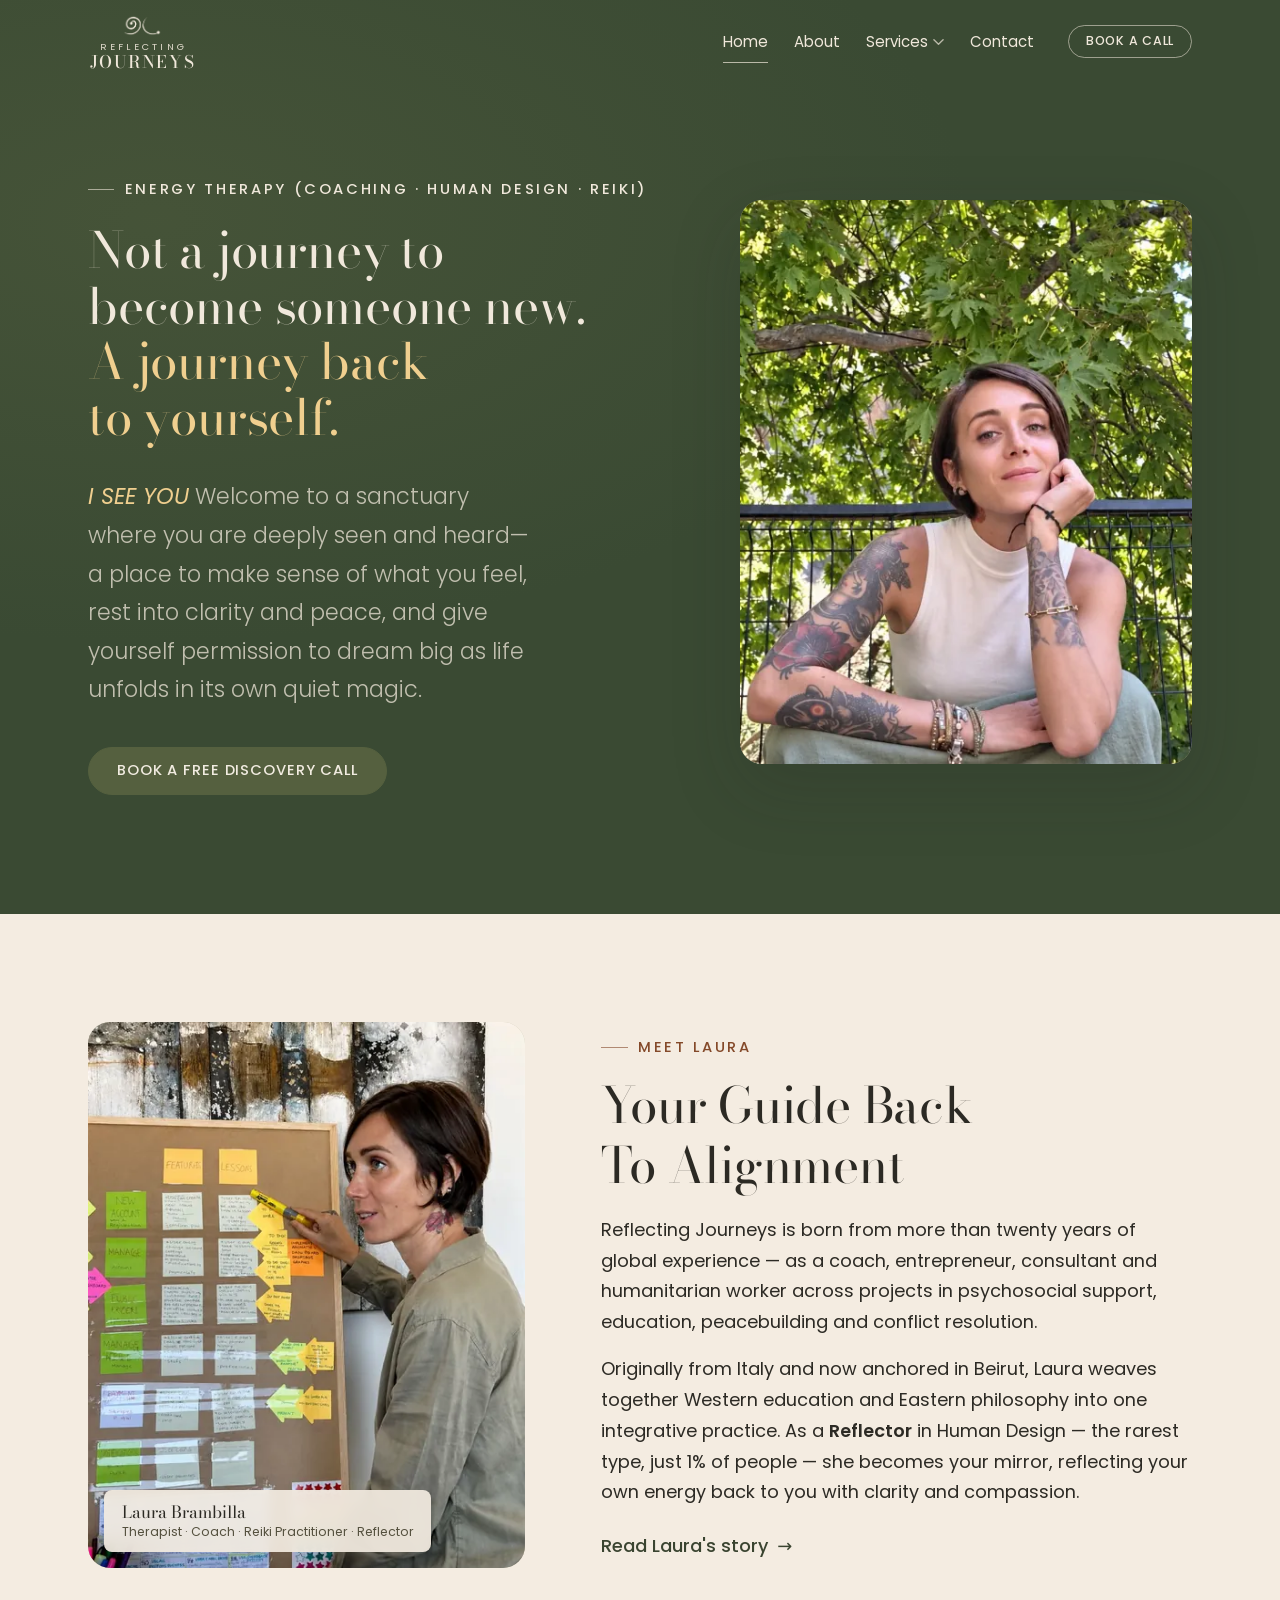
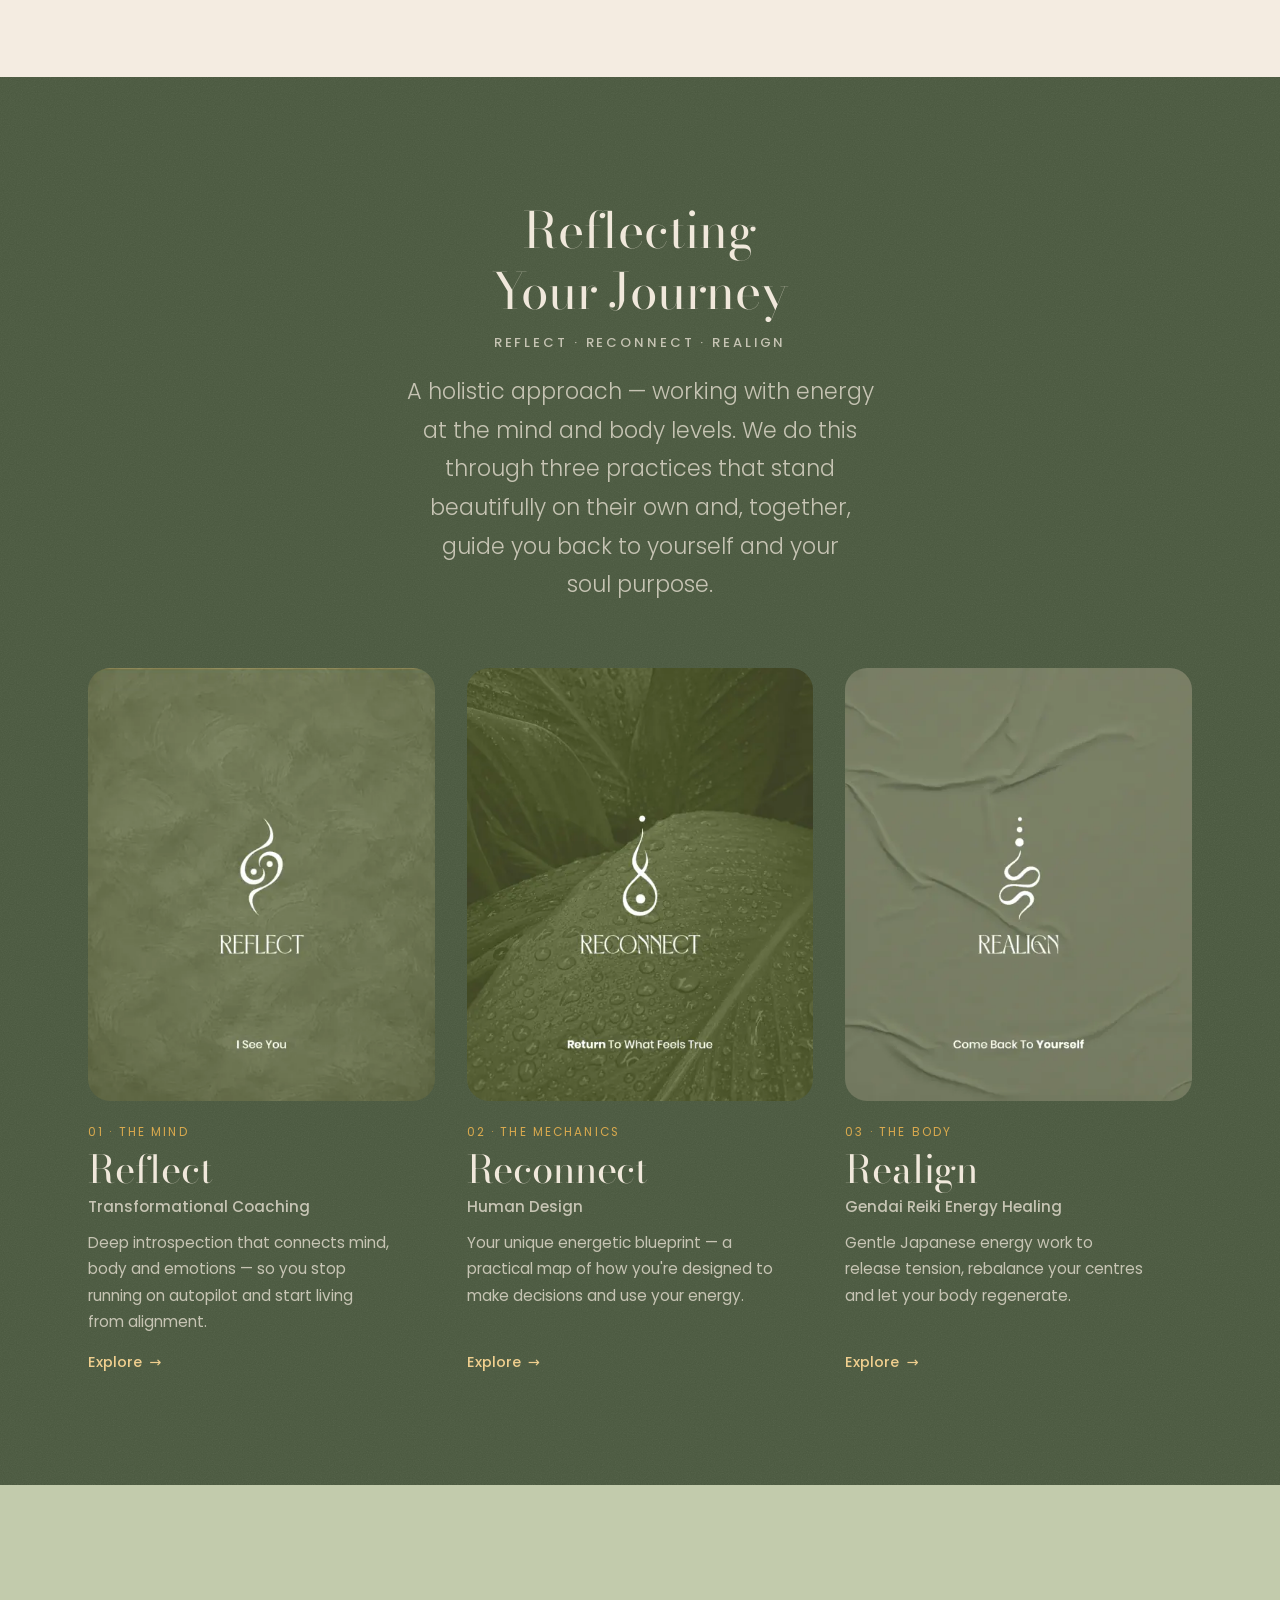
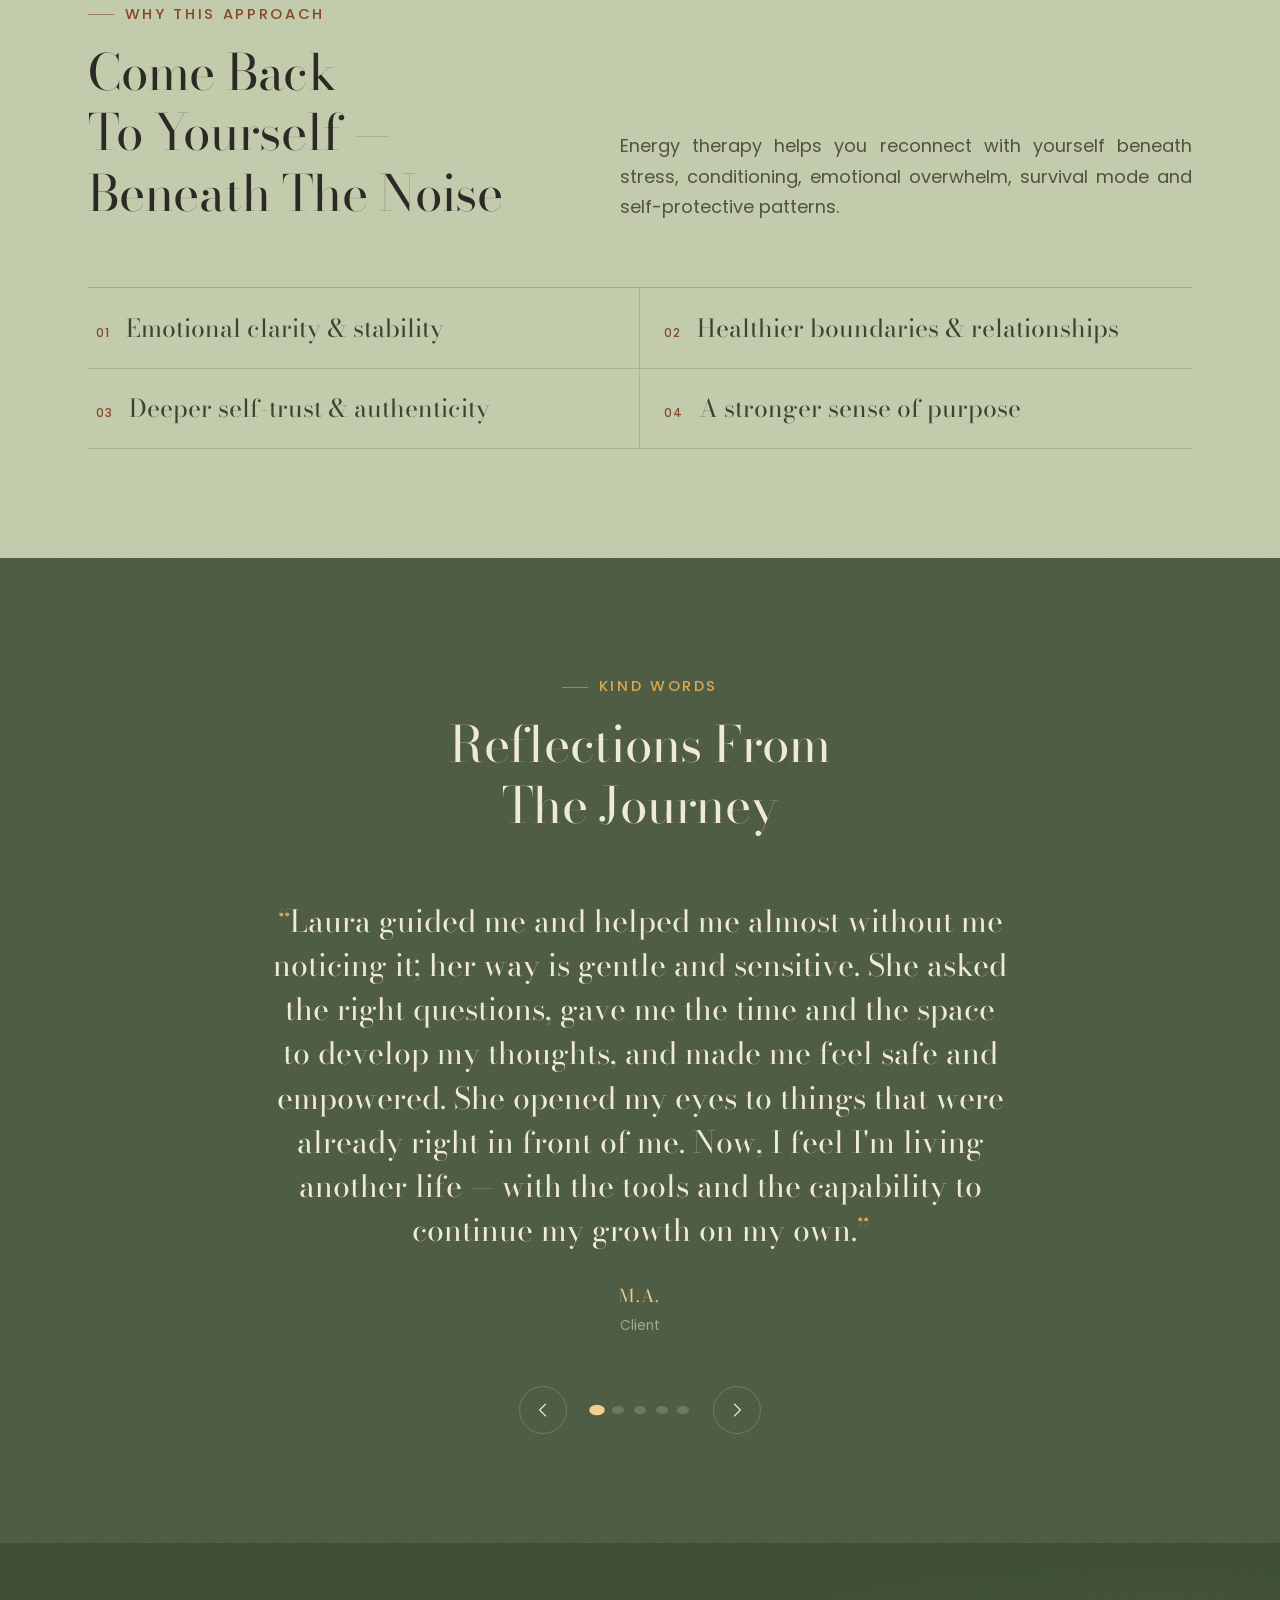
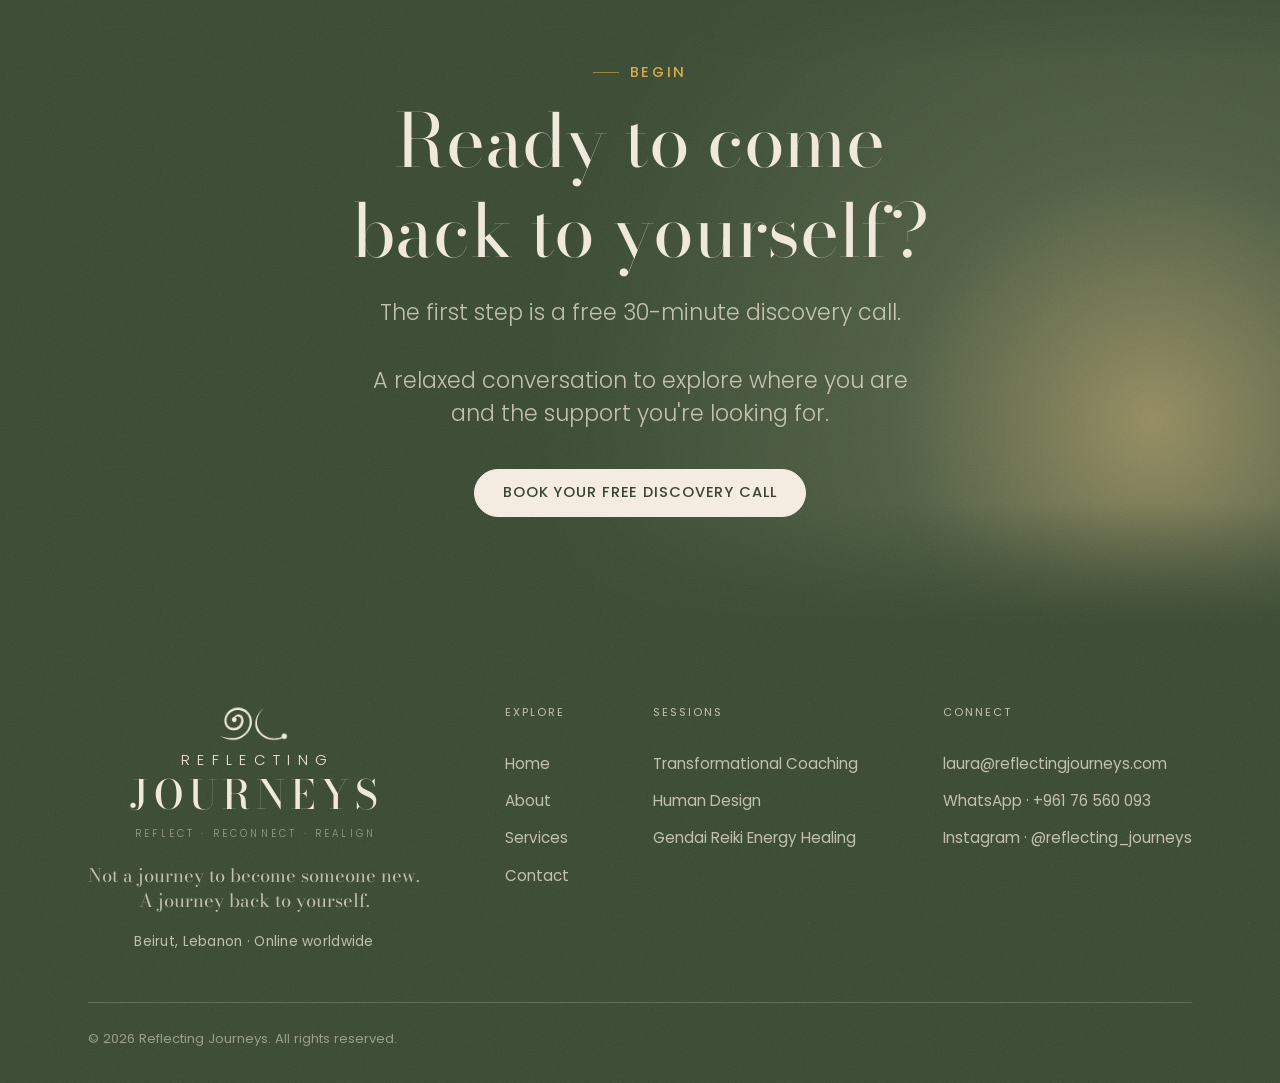
<file: index.html>
<!doctype html>
<html lang="en">
<head>
  <meta charset="utf-8" />
  <meta name="viewport" content="width=device-width, initial-scale=1" />
  <script>document.documentElement.classList.add('js');</script>
  <title>Reflecting Journeys — Reflect, Reconnect, Realign</title>
  <meta name="description" content="A personalised wellness experience with Laura Brambilla, bringing together Human Design, Gendai Reiki and transformational coaching to help you reconnect with yourself and live with clarity and alignment. Beirut & online worldwide." />
  <link rel="canonical" href="https://reflecting-journeys.netlify.app/" />

  <!-- Open Graph / social -->
  <meta property="og:type" content="website" />
  <meta property="og:site_name" content="Reflecting Journeys" />
  <meta property="og:title" content="Reflecting Journeys — Reflect, Reconnect, Realign" />
  <meta property="og:description" content="A personalised wellness experience with Laura Brambilla, bringing together Human Design, Gendai Reiki and transformational coaching to help you reconnect with yourself and live with clarity and alignment. Beirut & online worldwide." />
  <meta property="og:url" content="https://reflecting-journeys.netlify.app/" />
  <meta property="og:image" content="https://reflecting-journeys.netlify.app/images/og-share.jpg" />
  <meta property="og:image:width" content="1200" />
  <meta property="og:image:height" content="630" />
  <meta property="og:image:alt" content="Reflecting Journeys — Laura Brambilla. Not a journey to become someone new. A journey back to yourself." />
  <meta name="twitter:card" content="summary_large_image" />
  <meta name="twitter:image" content="https://reflecting-journeys.netlify.app/images/og-share.jpg" />

  <!-- Structured data (search engines) -->
  <script type="application/ld+json">
  {
    "@context": "https://schema.org",
    "@type": "ProfessionalService",
    "name": "Reflecting Journeys",
    "url": "https://reflecting-journeys.netlify.app/",
    "image": "https://reflecting-journeys.netlify.app/images/og-share.jpg",
    "logo": "https://reflecting-journeys.netlify.app/images/icons/icon-512.png",
    "description": "Transformational Coaching, Human Design and Gendai Reiki Energy Healing with Laura Brambilla — in Beirut and online worldwide.",
    "email": "laura@reflectingjourneys.com",
    "telephone": "+961 76 560 093",
    "address": {
      "@type": "PostalAddress",
      "addressLocality": "Beirut",
      "addressCountry": "LB"
    },
    "areaServed": "Worldwide",
    "founder": {
      "@type": "Person",
      "name": "Laura Brambilla",
      "jobTitle": "Therapist · Coach · Reiki Practitioner · Reflector"
    },
    "sameAs": [
      "https://instagram.com/reflecting_journeys"
    ]
  }
  </script>

  <!-- Icons -->
  <link rel="icon" href="/favicon.ico" sizes="32x32" />
  <link rel="icon" href="/images/icons/favicon.svg" type="image/svg+xml" />
  <link rel="apple-touch-icon" href="/apple-touch-icon.png" />
  <link rel="manifest" href="/site.webmanifest" />
  <meta name="theme-color" content="#3a4a33" />

  <!-- Fonts: self-hosted in /fonts (see top of styles.css) -->
  <link rel="preload" as="image" href="/images/uploads/laura-trees-full.webp" imagesrcset="/images/resp/laura-trees-full-480.webp 480w, /images/resp/laura-trees-full-720.webp 720w, /images/resp/laura-trees-full-851.webp 851w" imagesizes="(max-width: 800px) 92vw, 460px" fetchpriority="high" />
  <link rel="preload" href="/fonts/bodonimoda-normal-400-600-latin.woff2" as="font" type="font/woff2" crossorigin />
  <link rel="preload" href="/fonts/poppins-normal-400-latin.woff2" as="font" type="font/woff2" crossorigin />
  <!-- Faster page changes: start loading a page when its link is hovered/pressed (Chrome, Edge). -->
  <script type="speculationrules">{"prefetch":[{"where":{"and":[{"href_matches":"/*"},{"not":{"href_matches":"/admin/*"}}]},"eagerness":"moderate"}]}</script>
  <link rel="stylesheet" href="styles.css" />
  <link rel="stylesheet" href="brand.css" />
</head>
<body class="has-hero">
  <a class="skip-link" href="#main">Skip to content</a>
  <header class="site-header" data-header>
    <div class="site-header__inner container container--wide">
      <a class="logo" href="index.html" aria-label="Reflecting Journeys — home">
        <span class="logo__mark" aria-hidden="true"></span>
        <span class="logo__word" aria-hidden="true">
          <span class="logo__word-top">Reflecting</span>
          <span class="logo__word-bottom">Journeys</span>
        </span>
      </a>

      <nav class="nav" id="primary-nav" aria-label="Primary">
        <ul class="nav__list">
          <li><a data-nav="home" href="index.html" aria-current="page" class="is-current">Home</a></li>
          <li><a data-nav="about" href="about.html">About</a></li>
          <li class="nav__item-has-sub" data-submenu>
            <a data-nav="services" href="services.html" class="nav__sub-toggle" aria-haspopup="true" aria-expanded="false">
              Services
              <svg class="nav__chev" viewBox="0 0 12 8" width="11" height="8" aria-hidden="true"><path d="M1 1.5 6 6.5 11 1.5" fill="none" stroke="currentColor" stroke-width="1.5" stroke-linecap="round" stroke-linejoin="round"/></svg>
            </a>
            <div class="nav__sub" role="menu">
              <span class="nav__sub-label">The Reflecting Journey</span>
              <a role="menuitem" href="coaching.html" class="nav__sub-link">
                <span class="nav__sub-num">01</span>
                <span><span class="nav__sub-title">Transformational Coaching</span><span class="nav__sub-desc">The Mind&nbsp;— Reflect</span></span>
              </a>
              <a role="menuitem" href="human-design.html" class="nav__sub-link">
                <span class="nav__sub-num">02</span>
                <span><span class="nav__sub-title">Human Design</span><span class="nav__sub-desc">The Mechanics&nbsp;— Reconnect</span></span>
              </a>
              <a role="menuitem" href="reiki.html" class="nav__sub-link">
                <span class="nav__sub-num">03</span>
                <span><span class="nav__sub-title">Gendai Reiki Energy Healing</span><span class="nav__sub-desc">The Body&nbsp;— Realign</span></span>
              </a>
              <a role="menuitem" href="services.html" class="nav__sub-all link">All services <span class="link__arrow" aria-hidden="true">→</span></a>
            </div>
          </li>
          <li><a data-nav="contact" href="contact.html">Contact</a></li>
        </ul>
        <a class="btn btn--primary btn--sm nav__cta" href="contact.html#book">Book a Call</a>
      </nav>

      <button class="nav-toggle" aria-expanded="false" aria-controls="primary-nav" aria-label="Open menu" data-nav-toggle>
        <span></span><span></span>
      </button>
    </div>
  </header>

  <main id="main">

  <!-- ============ A · HERO ============ -->
  <section class="hero" data-hero>
    <div class="container hero__inner">
      <div class="hero__copy">
        <p class="eyebrow hero__eyebrow" data-cms="home.hero_eyebrow">Coaching · Human Design · Reiki</p>
        <h1 class="hero__title hero__title--statement font-display">
          <span class="ln">Not a journey to become someone new.</span>
          <span class="ln accent">A journey back to yourself.</span>
        </h1>
        <p class="hero__lead" data-cms="home.hero_lead"><em>I See You</em></p>
        <div class="hero__actions">
          <a class="btn btn--primary" href="contact.html#book">Book a free discovery call</a>
        </div>
      </div>
      <figure class="hero__figure">
        <img src="images/uploads/laura-trees-full.webp" srcset="images/resp/laura-trees-full-480.webp 480w, images/resp/laura-trees-full-720.webp 720w, images/resp/laura-trees-full-851.webp 851w" sizes="(max-width: 800px) 92vw, 460px" data-cms-img="images.home.hero" alt="Laura Brambilla sitting outdoors under the trees" fetchpriority="high" style="object-position: 50% 24%" />
      </figure>
    </div>
  </section>

  <!-- ============ B · MEET LAURA (short) ============ -->
  <section class="section meet bg-cream" aria-labelledby="meet-title" id="meet-laura">
    <div class="container meet__inner">
      <figure class="meet__image is-zoom editorial-image editorial-image--rounded" style="--ar: 4/5; --pos: 50% 28%">
        <img src="images/uploads/laura-about.jpg" srcset="images/resp/laura-about-480.webp 480w, images/resp/laura-about-720.webp 720w, images/resp/laura-about-960.webp 960w" sizes="(max-width: 800px) 92vw, 460px" data-cms-img="images.home.meet" alt="Laura Brambilla mapping ideas and patterns on a planning board" loading="lazy" decoding="async" />
        <figcaption class="meet__badge">
          <span class="meet__badge-name">Laura Brambilla</span>
          <span class="meet__badge-role"><span class="nowrap">Therapist</span> · <span class="nowrap">Coach</span> · <span class="nowrap">Reiki Practitioner</span> · <span class="nowrap">Reflector</span></span>
        </figcaption>
      </figure>

      <div class="meet__text" data-reveal>
        <p class="eyebrow">Meet Laura</p>
        <h2 id="meet-title" class="meet__title">Your Guide Back To Alignment</h2>
        <p data-cms="home.meet_p1">Reflecting Journeys is born from more than twenty years of global experience&nbsp;— as a coach, entrepreneur, consultant and humanitarian worker across projects in psychosocial support, education, peacebuilding and conflict resolution.</p>
        <p data-cms="home.meet_p2">Originally from Italy and now anchored in Beirut, Laura weaves together Western education and Eastern philosophy into one integrative practice. As a <strong>Reflector</strong> in Human Design&nbsp;— the rarest type, just 1% of people&nbsp;— she becomes your mirror, reflecting your own energy back to you with clarity and compassion.</p>
        <a class="link" href="about.html">Read Laura's story <span class="link__arrow" aria-hidden="true">→</span></a>
      </div>
    </div>
  </section>

  <!-- ============ C · THE PATH — Reflect / Reconnect / Realign + services ============ -->
  <section class="section path bg-deep grain on-dark" aria-labelledby="path-title" id="path">
    <div class="container container--wide">
      <div class="section-heading is-centered" data-reveal>
        <h2 id="path-title" class="section-heading__title">Reflecting Your Journey</h2>
        <p class="path__triad">Reflect · Reconnect · Realign</p>
        <p class="section-heading__intro">A holistic approach&nbsp;— working with energy at the mind and body levels. We do this through three practices that stand beautifully on their own and, together, guide you back to yourself and your soul purpose.</p>
      </div>

      <div class="path__grid">
        <article class="path__card" data-reveal>
          <a class="path__link" href="coaching.html">
            <figure class="path__figure"><img src="images/brand/word-reflect.webp" srcset="images/resp/word-reflect-480.webp 480w, images/resp/word-reflect-720.webp 720w, images/resp/word-reflect-960.webp 960w" sizes="(max-width: 800px) 92vw, 460px" alt="Reflect — I See You" loading="lazy" decoding="async" /></figure>
            <div class="path__body">
              <span class="path__step">01 · The Mind</span>
              <h3 class="path__word font-display">Reflect</h3>
              <p class="path__service">Transformational Coaching</p>
              <p class="path__desc" data-cms="services.coaching_desc">Deep introspection that connects mind, body and emotions&nbsp;— so you stop running on autopilot and start living from alignment.</p>
              <span class="link path__cta">Explore <span class="link__arrow" aria-hidden="true">→</span></span>
            </div>
          </a>
        </article>

        <article class="path__card" data-reveal data-reveal-delay="0.1s">
          <a class="path__link" href="human-design.html">
            <figure class="path__figure"><img src="images/brand/word-reconnect.webp" srcset="images/resp/word-reconnect-480.webp 480w, images/resp/word-reconnect-720.webp 720w, images/resp/word-reconnect-960.webp 960w" sizes="(max-width: 800px) 92vw, 460px" alt="Reconnect — Return To What Feels True" loading="lazy" decoding="async" /></figure>
            <div class="path__body">
              <span class="path__step">02 · The Mechanics</span>
              <h3 class="path__word font-display">Reconnect</h3>
              <p class="path__service">Human Design</p>
              <p class="path__desc" data-cms="services.human_design_desc">Your unique energetic blueprint&nbsp;— a practical map of how you're designed to make decisions and use your energy.</p>
              <span class="link path__cta">Explore <span class="link__arrow" aria-hidden="true">→</span></span>
            </div>
          </a>
        </article>

        <article class="path__card" data-reveal data-reveal-delay="0.2s">
          <a class="path__link" href="reiki.html">
            <figure class="path__figure"><img src="images/brand/word-realign.webp" srcset="images/resp/word-realign-480.webp 480w, images/resp/word-realign-720.webp 720w, images/resp/word-realign-960.webp 960w" sizes="(max-width: 800px) 92vw, 460px" alt="Realign — Come Back To Yourself" loading="lazy" decoding="async" /></figure>
            <div class="path__body">
              <span class="path__step">03 · The Body</span>
              <h3 class="path__word font-display">Realign</h3>
              <p class="path__service">Gendai Reiki Energy Healing</p>
              <p class="path__desc" data-cms="services.reiki_desc">Gentle Japanese energy work to release tension, rebalance your centres and let your body regenerate.</p>
              <span class="link path__cta">Explore <span class="link__arrow" aria-hidden="true">→</span></span>
            </div>
          </a>
        </article>
      </div>
    </div>
  </section>

  <!-- ============ D · WHY THIS APPROACH (concise) ============ -->
  <section class="section why bg-sage" aria-labelledby="why-title" id="why">
    <div class="container">
      <div class="why__intro">
        <div class="section-heading" data-reveal>
          <p class="eyebrow">Why this approach</p>
          <h2 id="why-title" class="section-heading__title">Come Back To Yourself&nbsp;— Beneath The Noise</h2>
        </div>
        <div class="why__lede prose" data-reveal data-reveal-delay="0.1s">
          <p data-cms="home.why_p1">Energy therapy helps you reconnect with yourself beneath stress, conditioning, emotional overwhelm, survival mode and self-protective patterns.</p>
        </div>
      </div>

      <ul class="why__outcomes" data-stagger data-reveal>
        <li><span class="why__outcome-num">01</span> Emotional clarity &amp; stability</li>
        <li><span class="why__outcome-num">02</span> Healthier boundaries &amp; relationships</li>
        <li><span class="why__outcome-num">03</span> Deeper self-trust &amp; authenticity</li>
        <li><span class="why__outcome-num">04</span> A stronger sense of purpose</li>
      </ul>
    </div>
  </section>

  <!-- ============ F · TESTIMONIALS ============ -->
  <section class="section testimonials bg-deep grain on-dark" aria-labelledby="testi-title" id="testimonials">
    <div class="container">
      <div class="section-heading is-centered" data-reveal>
        <p class="eyebrow is-centered">Kind words</p>
        <h2 id="testi-title" class="section-heading__title">Reflections From The Journey</h2>
      </div>

      <div class="carousel" data-carousel aria-roledescription="carousel" aria-label="Client testimonials">
        <div class="carousel__viewport" data-carousel-viewport>
          <ul class="carousel__track" data-carousel-track>
            <li class="carousel__slide" role="group" aria-roledescription="slide" aria-label="1 of 5">
              <figure class="testimonial">
                <blockquote class="testimonial__quote font-display">
                  Laura guided me and helped me almost without me noticing it; her way is gentle and sensitive. She asked the right questions, gave me the time and the space to develop my thoughts, and made me feel safe and empowered. She opened my eyes to things that were already right in front of me. Now, I feel I'm living another life&nbsp;— with the tools and the capability to continue my growth on my own.
                </blockquote>
                <figcaption class="testimonial__by">
                  <span class="testimonial__initials">M.A.</span>
                  <span class="testimonial__role">Energy Therapy Client</span>
                </figcaption>
              </figure>
            </li>
            <li class="carousel__slide" role="group" aria-roledescription="slide" aria-label="2 of 5">
              <figure class="testimonial">
                <blockquote class="testimonial__quote font-display">
                  Working with Laura has been an eye-opening and soul-refreshing experience. She is an incredible healer who helped me dive deep into my emotional and energetic blocks. Her coaching unravels the inner self layer by layer, uncovering answers that were always there but never quite so clear. By integrating Reiki, she provides a unique look at how your energy handles outside stressors. I've come away with a much deeper understanding of myself.
                </blockquote>
                <figcaption class="testimonial__by">
                  <span class="testimonial__initials">R.A.</span>
                  <span class="testimonial__role">Energy Therapy Client</span>
                </figcaption>
              </figure>
            </li>
            <li class="carousel__slide" role="group" aria-roledescription="slide" aria-label="3 of 5">
              <figure class="testimonial testimonial--long">
                <blockquote class="testimonial__quote font-display">
                  Laura’s guidance helped me approach this exploration with greater awareness and clarity, translating abstract concepts into insights I could relate to and apply in my everyday life. The experience has helped me feel more aligned with myself, more intentional in my decisions, and more at peace with my journey.<br /><br />
                  Human Design opened my eyes to connections I hadn’t fully recognized before, while Laura helped me see my journey through a deeper and more insightful lens. It has been a meaningful step toward greater self-awareness, clarity, and inner peace.
                </blockquote>
                <figcaption class="testimonial__by">
                  <span class="testimonial__initials">S.M.</span>
                  <span class="testimonial__role">Human Design Client</span>
                </figcaption>
              </figure>
            </li>
            <li class="carousel__slide" role="group" aria-roledescription="slide" aria-label="4 of 5">
              <figure class="testimonial testimonial--long">
                <blockquote class="testimonial__quote font-display">
                  As an intellectual overthinker, I’ve always questioned the deeper purpose and dynamics of life, constantly seeking to understand how its many interconnected layers influence one another and shape our experiences. What began as simple curiosity about the energetic perspective of life soon turned, with Laura, into an astonishingly insightful experience. I discovered a framework that resonated deeply with my personal experiences, reflected many aspects of my character, and even mirrored the very path I’m currently walking.
                </blockquote>
                <figcaption class="testimonial__by">
                  <span class="testimonial__initials">M.S.</span>
                  <span class="testimonial__role">Human Design Client</span>
                </figcaption>
              </figure>
            </li>
            <li class="carousel__slide" role="group" aria-roledescription="slide" aria-label="5 of 5">
              <figure class="testimonial testimonial--long">
                <blockquote class="testimonial__quote font-display">
                  What fascinated me most was how Human Design offered a new lens through which to explore life without contradicting or diminishing my Christian faith. Rather, it provided an additional perspective on the underlying dynamics of human nature, how they manifest in our individual journeys, and how our collective decisions and interactions shape the world around us. Understanding the different layers of our being and gaining a fresh perspective on our soul’s purpose helped me connect the dots, clarify my vision, and make more conscious, meaningful decisions about my personal development.
                </blockquote>
                <figcaption class="testimonial__by">
                  <span class="testimonial__initials">A.S.</span>
                  <span class="testimonial__role">Human Design Client</span>
                </figcaption>
              </figure>
            </li>
          </ul>
        </div>

        <div class="carousel__controls">
          <button class="carousel__btn" data-carousel-prev aria-label="Previous testimonial">
            <svg viewBox="0 0 24 24" width="20" height="20" aria-hidden="true"><path d="M15 5 8 12l7 7" fill="none" stroke="currentColor" stroke-width="1.5" stroke-linecap="round" stroke-linejoin="round"/></svg>
          </button>
          <div class="carousel__dots" data-carousel-dots role="tablist" aria-label="Choose testimonial"></div>
          <button class="carousel__btn" data-carousel-next aria-label="Next testimonial">
            <svg viewBox="0 0 24 24" width="20" height="20" aria-hidden="true"><path d="M9 5l7 7-7 7" fill="none" stroke="currentColor" stroke-width="1.5" stroke-linecap="round" stroke-linejoin="round"/></svg>
          </button>
        </div>
      </div>
    </div>
  </section>

  <!-- ============ G · BOOKING CTA ============ -->
  <section class="section booking-cta bg-deepest grain bloom bloom--bottom-right on-dark" aria-labelledby="booking-cta-title">
    <div class="container container--text text-center">
      <p class="eyebrow is-centered" data-reveal>Begin</p>
      <h2 id="booking-cta-title" class="booking-cta__title" data-reveal>Ready to come back to yourself?</h2>
      <p class="lead booking-cta__lead" data-reveal>
        The first step is a free <span class="nowrap">30-minute</span> discovery call.<br /><br />
        A relaxed conversation to explore where you are and the support you're looking for.
      </p>
      <div class="booking-cta__actions" data-reveal>
        <a class="btn btn--primary" href="contact.html#book">Book your free discovery call</a>
      </div>
    </div>
  </section>

  </main>
  <footer class="site-footer bg-deepest grain on-dark" role="contentinfo">
    <div class="container container--wide">
      <div class="site-footer__top">
        <div class="site-footer__brand">
          <a class="logo-lockup logo--footer" href="index.html" aria-label="Reflecting Journeys — home">
            <span class="logo-lockup__mark" aria-hidden="true"></span>
            <span class="logo-lockup__reflecting">Reflecting</span>
            <span class="logo-lockup__journeys">Journeys</span>
            <span class="logo-lockup__tag">Reflect · Reconnect · Realign</span>
          </a>
          <p class="site-footer__tag">Not a journey to become someone new.<br />A journey back to yourself.</p>
          <p class="site-footer__loc">Beirut, Lebanon · Online worldwide</p>
        </div>

        <nav class="site-footer__nav" aria-label="Footer">
          <p class="site-footer__col-label">Explore</p>
          <a href="index.html">Home</a>
          <a href="about.html">About</a>
          <a href="services.html">Services</a>
          <a href="contact.html">Contact</a>
        </nav>

        <nav class="site-footer__nav" aria-label="Services">
          <p class="site-footer__col-label">Sessions</p>
          <a href="coaching.html">Transformational Coaching</a>
          <a href="human-design.html">Human Design</a>
          <a href="reiki.html">Gendai Reiki Energy Healing</a>
        </nav>

        <div class="site-footer__connect">
          <p class="site-footer__col-label">Connect</p>
          <a href="mailto:laura@reflectingjourneys.com" class="site-footer__contact">laura@reflectingjourneys.com</a>
          <a href="https://wa.me/96176560093" target="_blank" rel="noopener" class="site-footer__contact">WhatsApp · +961 76 560 093</a>
          <a href="https://instagram.com/reflecting_journeys" target="_blank" rel="noopener" class="site-footer__contact">Instagram · @reflecting_journeys</a>
        </div>
      </div>

      <div class="site-footer__base">
        <p>© <span data-year>2026</span> Reflecting Journeys. All rights reserved.</p>
      </div>
    </div>
  </footer>

  <script src="script.js" defer></script>

</body>
</html>
</file>
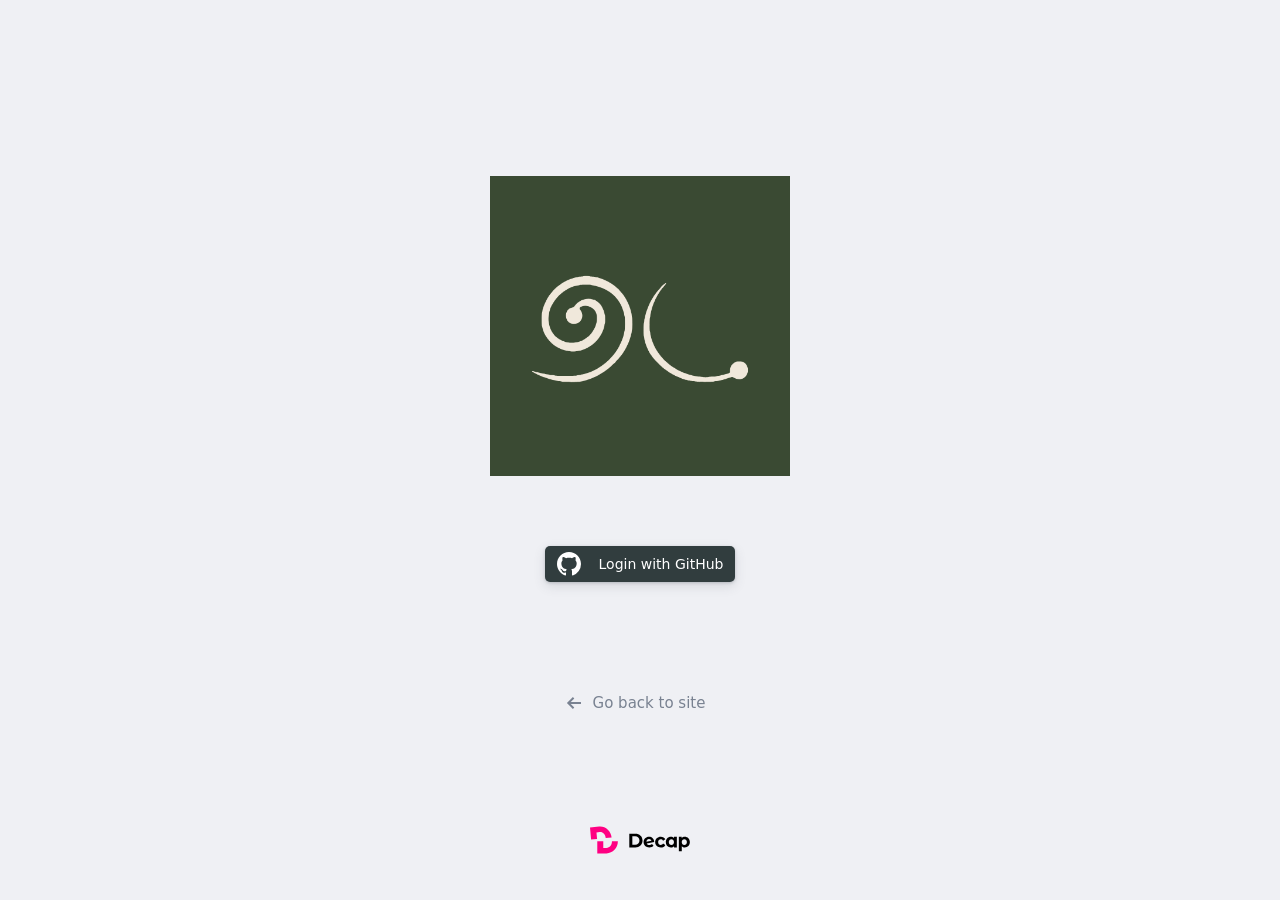
<file: admin/index.html>
<!DOCTYPE html>
<html lang="en">
<head>
  <meta charset="UTF-8" />
  <meta name="viewport" content="width=device-width, initial-scale=1.0" />
  <meta name="robots" content="noindex" />
  <title>Site Admin — Reflecting Journeys</title>
  <link rel="preconnect" href="https://api.github.com" crossorigin />
</head>
<body>
  <!-- Decap CMS (hosted with the site: public CDNs were slow and unreliable) renders the admin UI here -->
  <script src="/admin/decap-3.17.3/decap-cms.js"></script>
</body>
</html>
</file>
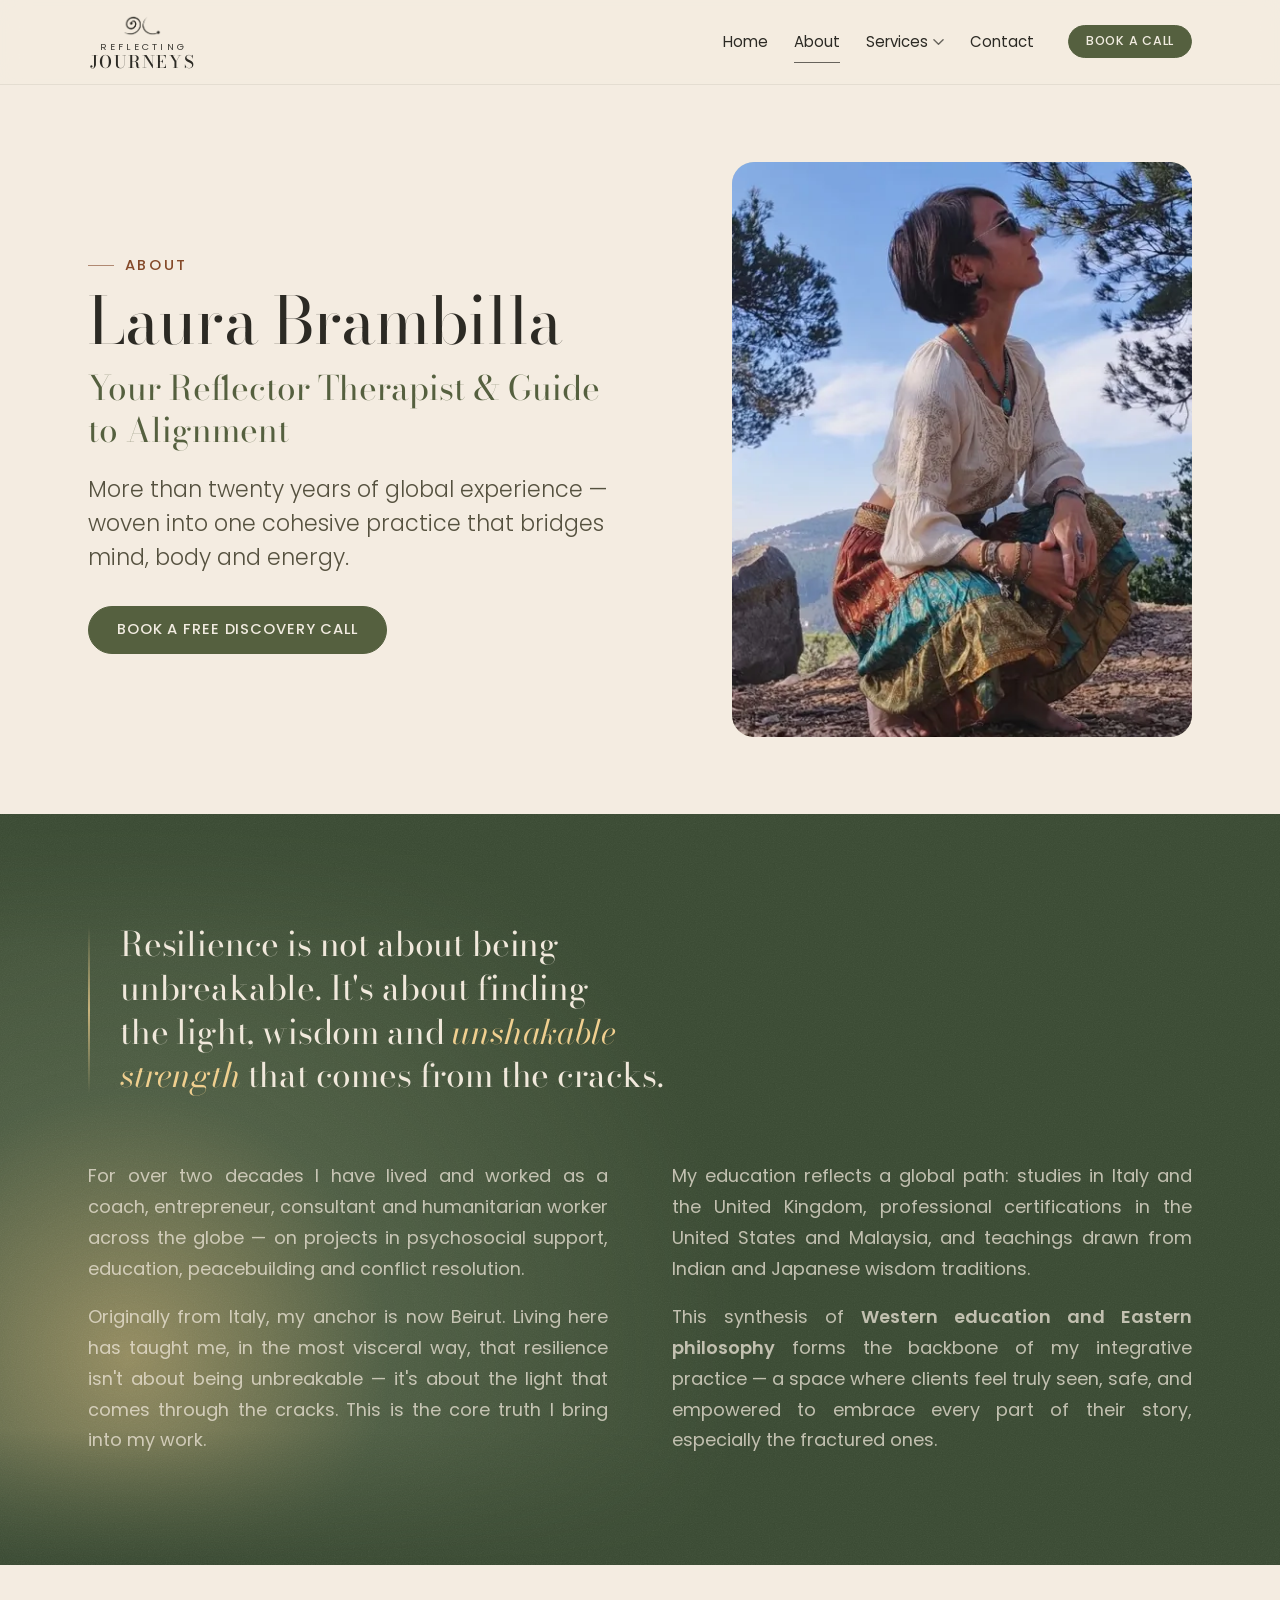
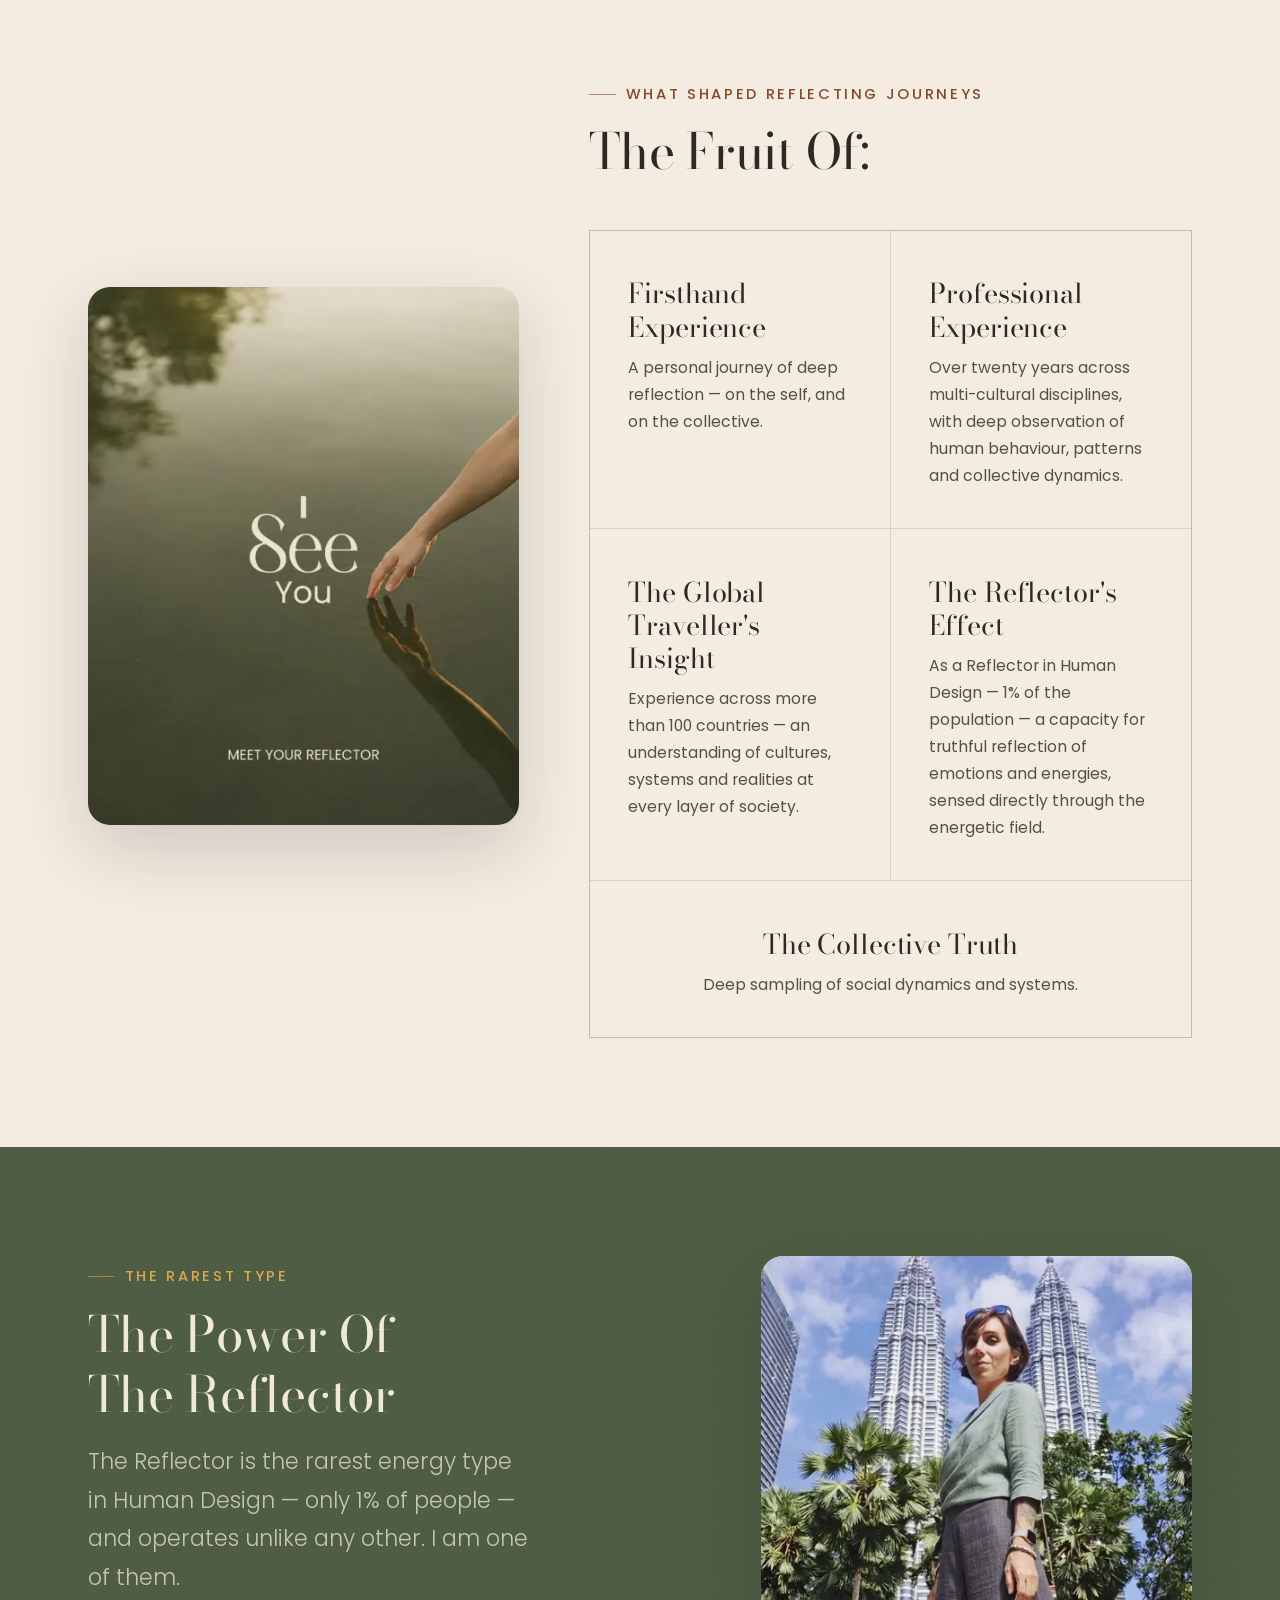
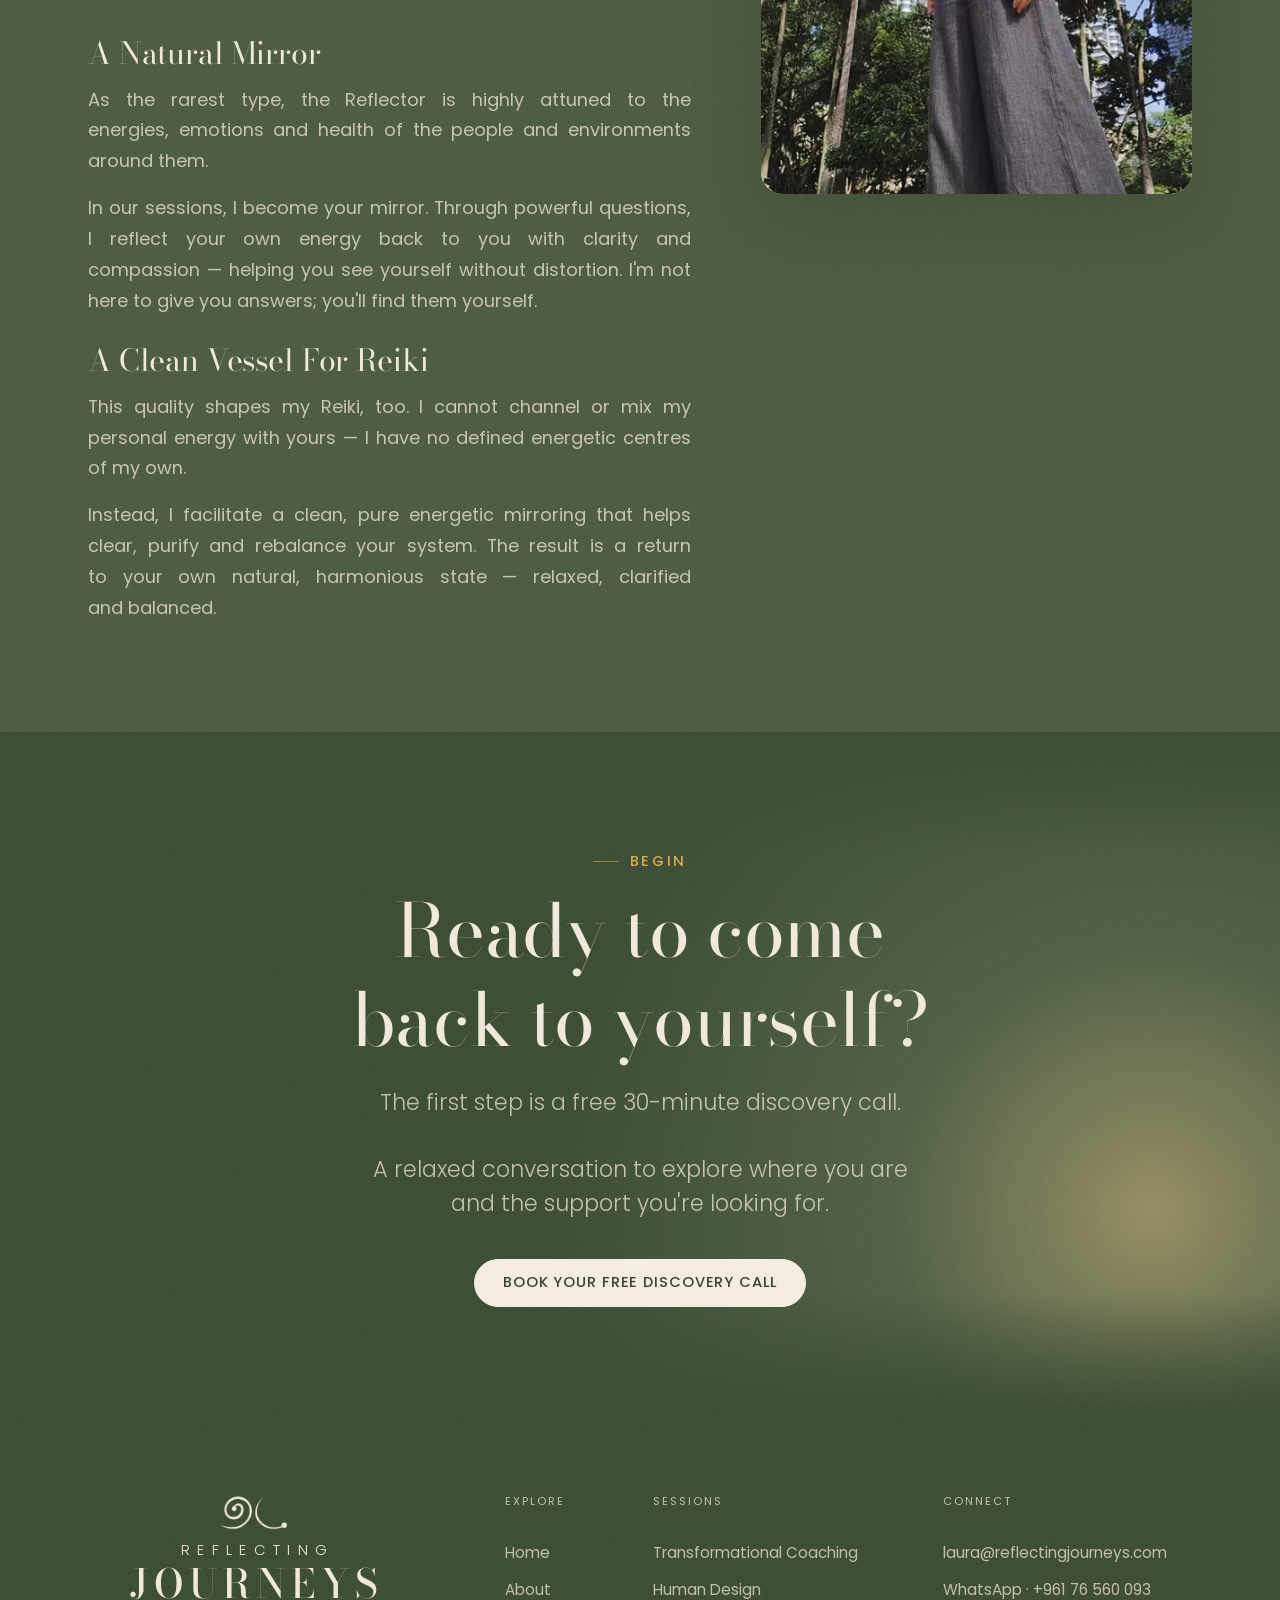
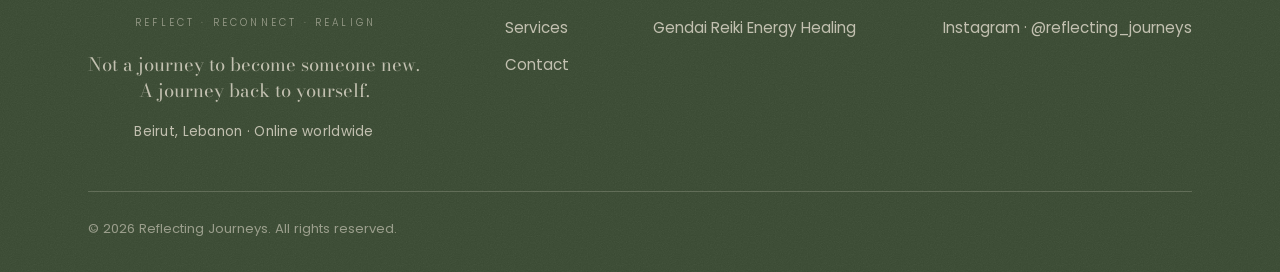
<file: about.html>
<!doctype html>
<html lang="en">
<head>
  <meta charset="utf-8" />
  <meta name="viewport" content="width=device-width, initial-scale=1" />
  <script>document.documentElement.classList.add('js');</script>
  <title>About Laura Brambilla — Reflecting Journeys</title>
  <meta name="description" content="Laura Brambilla — Reflector therapist and guide to alignment. More than twenty years of global experience across coaching, humanitarian work and energy healing, from Italy to Beirut and over 100 countries." />
  <link rel="canonical" href="https://reflecting-journeys.netlify.app/about" />

  <!-- Open Graph / social -->
  <meta property="og:type" content="website" />
  <meta property="og:site_name" content="Reflecting Journeys" />
  <meta property="og:title" content="About Laura Brambilla — Reflecting Journeys" />
  <meta property="og:description" content="Laura Brambilla — Reflector therapist and guide to alignment. More than twenty years of global experience across coaching, humanitarian work and energy healing, from Italy to Beirut and over 100 countries." />
  <meta property="og:url" content="https://reflecting-journeys.netlify.app/about" />
  <meta property="og:image" content="https://reflecting-journeys.netlify.app/images/og-share.jpg" />
  <meta property="og:image:width" content="1200" />
  <meta property="og:image:height" content="630" />
  <meta property="og:image:alt" content="Reflecting Journeys — Laura Brambilla. Not a journey to become someone new. A journey back to yourself." />
  <meta name="twitter:card" content="summary_large_image" />
  <meta name="twitter:image" content="https://reflecting-journeys.netlify.app/images/og-share.jpg" />

  <!-- Icons -->
  <link rel="icon" href="/favicon.ico" sizes="32x32" />
  <link rel="icon" href="/images/icons/favicon.svg" type="image/svg+xml" />
  <link rel="apple-touch-icon" href="/apple-touch-icon.png" />
  <link rel="manifest" href="/site.webmanifest" />
  <meta name="theme-color" content="#3a4a33" />

  <!-- Fonts: self-hosted in /fonts (see top of styles.css) -->
  <link rel="preload" href="/fonts/bodonimoda-normal-400-600-latin.woff2" as="font" type="font/woff2" crossorigin />
  <link rel="preload" href="/fonts/poppins-normal-400-latin.woff2" as="font" type="font/woff2" crossorigin />
  <!-- Faster page changes: start loading a page when its link is hovered/pressed (Chrome, Edge). -->
  <script type="speculationrules">{"prefetch":[{"where":{"and":[{"href_matches":"/*"},{"not":{"href_matches":"/admin/*"}}]},"eagerness":"moderate"}]}</script>
  <link rel="stylesheet" href="styles.css" />
  <link rel="stylesheet" href="brand.css" />

  <!-- Styles -->

</head>
<body class="">
  <a class="skip-link" href="#main">Skip to content</a>
  <header class="site-header" data-header>
    <div class="site-header__inner container container--wide">
      <a class="logo" href="index.html" aria-label="Reflecting Journeys — home">
        <span class="logo__mark" aria-hidden="true"></span>
        <span class="logo__word" aria-hidden="true">
          <span class="logo__word-top">Reflecting</span>
          <span class="logo__word-bottom">Journeys</span>
        </span>
      </a>

      <nav class="nav" id="primary-nav" aria-label="Primary">
        <ul class="nav__list">
          <li><a data-nav="home" href="index.html">Home</a></li>
          <li><a data-nav="about" href="about.html" aria-current="page" class="is-current">About</a></li>
          <li class="nav__item-has-sub" data-submenu>
            <a data-nav="services" href="services.html" class="nav__sub-toggle" aria-haspopup="true" aria-expanded="false">
              Services
              <svg class="nav__chev" viewBox="0 0 12 8" width="11" height="8" aria-hidden="true"><path d="M1 1.5 6 6.5 11 1.5" fill="none" stroke="currentColor" stroke-width="1.5" stroke-linecap="round" stroke-linejoin="round"/></svg>
            </a>
            <div class="nav__sub" role="menu">
              <span class="nav__sub-label">The Reflecting Journey</span>
              <a role="menuitem" href="coaching.html" class="nav__sub-link">
                <span class="nav__sub-num">01</span>
                <span><span class="nav__sub-title">Transformational Coaching</span><span class="nav__sub-desc">The Mind&nbsp;— Reflect</span></span>
              </a>
              <a role="menuitem" href="human-design.html" class="nav__sub-link">
                <span class="nav__sub-num">02</span>
                <span><span class="nav__sub-title">Human Design</span><span class="nav__sub-desc">The Mechanics&nbsp;— Reconnect</span></span>
              </a>
              <a role="menuitem" href="reiki.html" class="nav__sub-link">
                <span class="nav__sub-num">03</span>
                <span><span class="nav__sub-title">Gendai Reiki Energy Healing</span><span class="nav__sub-desc">The Body&nbsp;— Realign</span></span>
              </a>
              <a role="menuitem" href="services.html" class="nav__sub-all link">All services <span class="link__arrow" aria-hidden="true">→</span></a>
            </div>
          </li>
          <li><a data-nav="contact" href="contact.html">Contact</a></li>
        </ul>
        <a class="btn btn--primary btn--sm nav__cta" href="contact.html#book">Book a Call</a>
      </nav>

      <button class="nav-toggle" aria-expanded="false" aria-controls="primary-nav" aria-label="Open menu" data-nav-toggle>
        <span></span><span></span>
      </button>
    </div>
  </header>

  <main id="main">


  <!-- ============ PAGE HERO ============ -->
  <section class="page-hero bg-cream">
    <div class="container container--wide page-hero__inner">
      <div class="page-hero__text" data-reveal>
        <p class="eyebrow">About</p>
        <h1 class="page-hero__title font-display">Laura Brambilla</h1>
        <p class="page-hero__sub">Your Reflector Therapist &amp; Guide to Alignment</p>
        <p class="lead page-hero__lead" data-cms="about.lead">More than twenty years of global experience&nbsp;— woven into one cohesive practice that bridges mind, body and energy.</p>
        <a class="btn btn--primary" href="contact.html#book">Book a free discovery call</a>
      </div>
      <figure class="editorial-image editorial-image--rounded is-zoom page-hero__image" style="--ar: 4/5; --pos: 50% 20%"
              data-reveal="mask" data-placeholder="Laura — portrait">
        <img src="images/uploads/laura-nature.jpg" srcset="images/resp/laura-nature-480.webp 480w, images/resp/laura-nature-497.webp 497w" sizes="(max-width: 800px) 92vw, 460px" data-cms-img="images.about.main" alt="Laura Brambilla outdoors in nature" loading="lazy" decoding="async" />
      </figure>
    </div>
  </section>

  <!-- ============ STORY / RESILIENCE ============ -->
  <section class="section bg-deepest grain bloom bloom--left on-dark" aria-labelledby="story-title">
    <div class="container">
      <div class="pull-band" data-reveal>
        <span class="crack__line" aria-hidden="true"></span>
        <h2 id="story-title" class="pull-band__quote font-display">
          Resilience is not about being unbreakable. It's about finding the light, wisdom and <em>unshakable strength</em> that comes from the cracks.
        </h2>
      </div>
      <div class="two-col two-col--text" data-reveal data-reveal-delay="0.1s">
        <div class="prose">
          <p data-cms="about.story_p1">For over two decades I have lived and worked as a coach, entrepreneur, consultant and humanitarian worker across the globe&nbsp;— on projects in psychosocial support, education, peacebuilding and conflict resolution.</p>
          <p data-cms="about.story_p2">Originally from Italy, my anchor is now Beirut. Living here has taught me, in the most visceral way, that resilience isn't about being unbreakable&nbsp;— it's about the light that comes through the cracks. This is the core truth I bring into my work.</p>
        </div>
        <div class="prose">
          <p data-cms="about.story_p3">My education reflects a global path: studies in Italy and the United Kingdom, professional certifications in the United States and Malaysia, and teachings drawn from Indian and Japanese wisdom traditions.</p>
          <p data-cms="about.story_p4">This synthesis of <strong>Western education and Eastern philosophy</strong> forms the backbone of my integrative practice&nbsp;— a space where clients feel truly seen, safe, and empowered to embrace every part of their story, especially the fractured ones.</p>
        </div>
      </div>
    </div>
  </section>

  <!-- Desktop: image beside its text; phones: stacked exactly as before -->
  <div class="duo duo--cream duo--poster-first">
    <!-- ============ WHAT SHAPED RJ — four pillars ============ -->
    <section class="section bg-cream" aria-labelledby="fruit-title">
      <div class="container">
        <div class="section-heading is-centered" data-reveal>
          <p class="eyebrow is-centered">What shaped Reflecting Journeys</p>
          <h2 id="fruit-title" class="section-heading__title">The Fruit Of:</h2>
        </div>
        <ol class="pillars pillars--unnumbered" data-stagger data-reveal>
          <li class="pillar">
            <h3 class="pillar__title font-display">Firsthand Experience</h3>
            <p>A personal journey of deep reflection&nbsp;— on the self, and on the collective.</p>
          </li>
          <li class="pillar">
            <h3 class="pillar__title font-display">Professional Experience</h3>
            <p>Over twenty years across multi-cultural disciplines, with deep observation of human behaviour, patterns and collective dynamics.</p>
          </li>
          <li class="pillar">
            <h3 class="pillar__title font-display">The Global Traveller's Insight</h3>
            <p>Experience across more than 100 countries&nbsp;— an understanding of cultures, systems and realities at every layer of society.</p>
          </li>
          <li class="pillar">
            <h3 class="pillar__title font-display">The Reflector's Effect</h3>
            <p>As a Reflector in Human Design&nbsp;— 1% of the population&nbsp;— a capacity for truthful reflection of emotions and energies, sensed directly through the energetic field.</p>
          </li>
          <li class="pillar">
            <h3 class="pillar__title font-display">The Collective Truth</h3>
            <p>Deep sampling of social dynamics and systems.</p>
          </li>
        </ol>
      </div>
    </section>
  
    <!-- ============ I SEE YOU (brand poster) ============ -->
    <section class="poster-moment bg-sage">
      <div class="container">
        <figure class="poster-figure" data-reveal>
          <img src="images/brand/i-see-you.webp" srcset="images/resp/i-see-you-480.webp 480w, images/resp/i-see-you-720.webp 720w, images/resp/i-see-you-960.webp 960w" sizes="(max-width: 800px) 92vw, 460px" alt="I See You — meet your Reflector" loading="lazy" decoding="async" />
        </figure>
      </div>
    </section>
  </div>

  <!-- Desktop: image beside its text; phones: stacked exactly as before -->
  <div class="duo duo--deep duo--sticky">
    <!-- ============ THE POWER OF THE REFLECTOR ============ -->
    <section class="section bg-deep grain on-dark reflector" aria-labelledby="reflector-title">
      <div class="container">
        <div class="section-heading is-centered" data-reveal>
          <p class="eyebrow is-centered">The rarest type</p>
          <h2 id="reflector-title" class="section-heading__title">The Power Of The Reflector</h2>
          <p class="section-heading__intro">The Reflector is the rarest energy type in Human Design&nbsp;— only 1% of people&nbsp;— and operates unlike any other. I am one of them.</p>
        </div>
        <div class="reflector__grid" data-reveal data-reveal-delay="0.1s">
          <div class="reflector__col prose">
            <h3 class="font-display reflector__h3">A Natural Mirror</h3>
            <p>As the rarest type, the Reflector is highly attuned to the energies, emotions and health of the people and environments around them.</p>
            <p>In our sessions, I become your mirror. Through powerful questions, I reflect your own energy back to you with clarity and compassion&nbsp;— helping you see yourself without distortion. I'm not here to give you answers; you'll find them yourself.</p>
          </div>
          <div class="reflector__col prose">
            <h3 class="font-display reflector__h3">A Clean Vessel For Reiki</h3>
            <p>This quality shapes my Reiki, too. I cannot channel or mix my personal energy with yours&nbsp;— I have no defined energetic centres of my own.</p>
            <p>Instead, I facilitate a clean, pure energetic mirroring that helps clear, purify and rebalance your system. The result is a return to your own natural, harmonious state&nbsp;— relaxed, clarified and balanced.</p>
          </div>
        </div>
      </div>
    </section>
  
    <!-- ============ LAURA — TRAVEL (Petronas Towers) ============ -->
    <section class="poster-moment bg-cream-2">
      <div class="container">
        <figure class="poster-figure" data-reveal>
          <img src="images/uploads/laura-towers.jpg" srcset="images/resp/laura-towers-480.webp 480w, images/resp/laura-towers-511.webp 511w" sizes="(max-width: 800px) 92vw, 460px" alt="Laura Brambilla standing before the Petronas Twin Towers" loading="lazy" decoding="async" style="object-position: 50% 28%" />
        </figure>
      </div>
    </section>
  </div>

  <!-- ============ CTA ============ -->
  <section class="section booking-cta bg-deepest grain bloom bloom--bottom-right on-dark" aria-labelledby="booking-cta-title">
    <div class="container container--text text-center">
      <p class="eyebrow is-centered" data-reveal>Begin</p>
      <h2 id="booking-cta-title" class="booking-cta__title" data-reveal>Ready to come back to yourself?</h2>
      <p class="lead booking-cta__lead" data-reveal>
        The first step is a free <span class="nowrap">30-minute</span> discovery call.<br /><br />
        A relaxed conversation to explore where you are and the support you're looking for.
      </p>
      <div class="booking-cta__actions" data-reveal>
        <a class="btn btn--primary" href="contact.html#book">Book your free discovery call</a>
      </div>
    </div>
  </section>


  </main>
  <footer class="site-footer bg-deepest grain on-dark" role="contentinfo">
    <div class="container container--wide">
      <div class="site-footer__top">
        <div class="site-footer__brand">
          <a class="logo-lockup logo--footer" href="index.html" aria-label="Reflecting Journeys — home">
            <span class="logo-lockup__mark" aria-hidden="true"></span>
            <span class="logo-lockup__reflecting">Reflecting</span>
            <span class="logo-lockup__journeys">Journeys</span>
            <span class="logo-lockup__tag">Reflect · Reconnect · Realign</span>
          </a>
          <p class="site-footer__tag">Not a journey to become someone new.<br />A journey back to yourself.</p>
          <p class="site-footer__loc">Beirut, Lebanon · Online worldwide</p>
        </div>

        <nav class="site-footer__nav" aria-label="Footer">
          <p class="site-footer__col-label">Explore</p>
          <a href="index.html">Home</a>
          <a href="about.html">About</a>
          <a href="services.html">Services</a>
          <a href="contact.html">Contact</a>
        </nav>

        <nav class="site-footer__nav" aria-label="Services">
          <p class="site-footer__col-label">Sessions</p>
          <a href="coaching.html">Transformational Coaching</a>
          <a href="human-design.html">Human Design</a>
          <a href="reiki.html">Gendai Reiki Energy Healing</a>
        </nav>

        <div class="site-footer__connect">
          <p class="site-footer__col-label">Connect</p>
          <a href="mailto:laura@reflectingjourneys.com" class="site-footer__contact">laura@reflectingjourneys.com</a>
          <a href="https://wa.me/96176560093" target="_blank" rel="noopener" class="site-footer__contact">WhatsApp · +961 76 560 093</a>
          <a href="https://instagram.com/reflecting_journeys" target="_blank" rel="noopener" class="site-footer__contact">Instagram · @reflecting_journeys</a>
        </div>
      </div>

      <div class="site-footer__base">
        <p>© <span data-year>2026</span> Reflecting Journeys. All rights reserved.</p>
      </div>
    </div>
  </footer>

  <script src="script.js" defer></script>

</body>
</html>
</file>
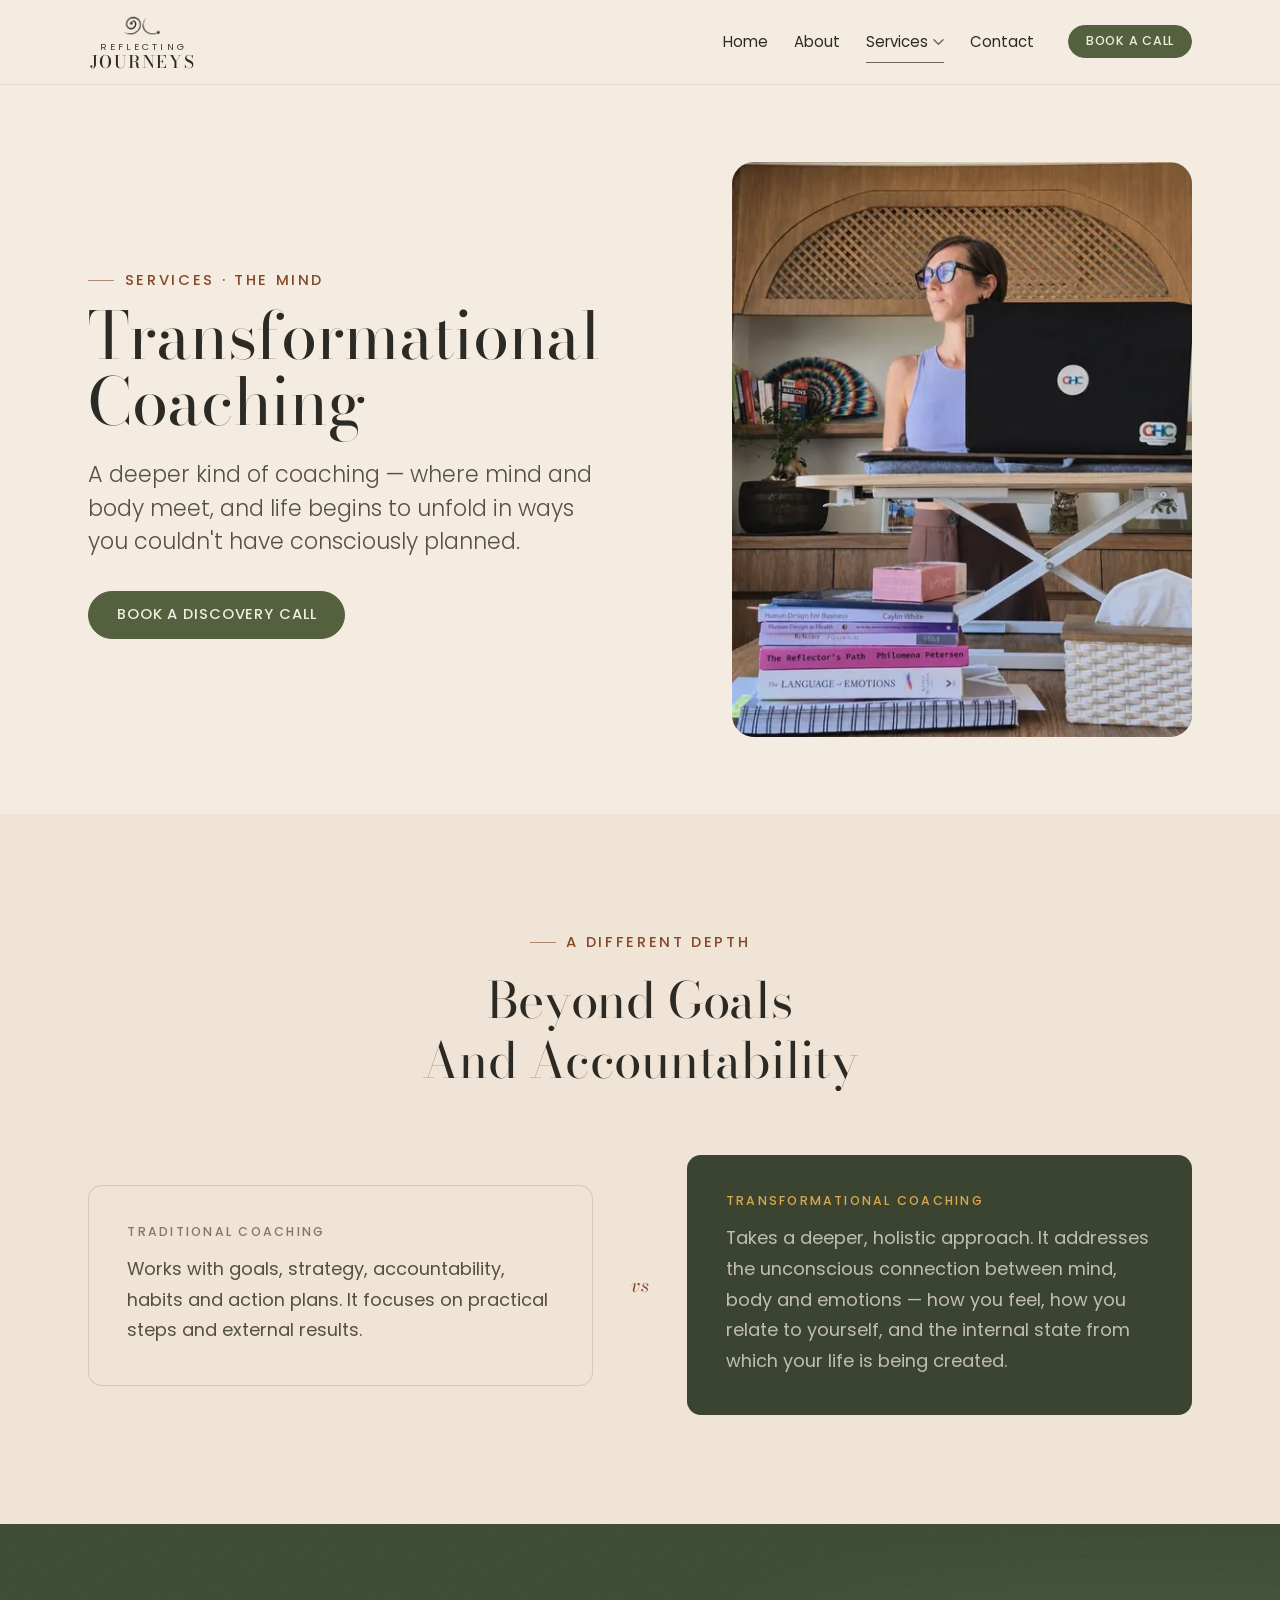
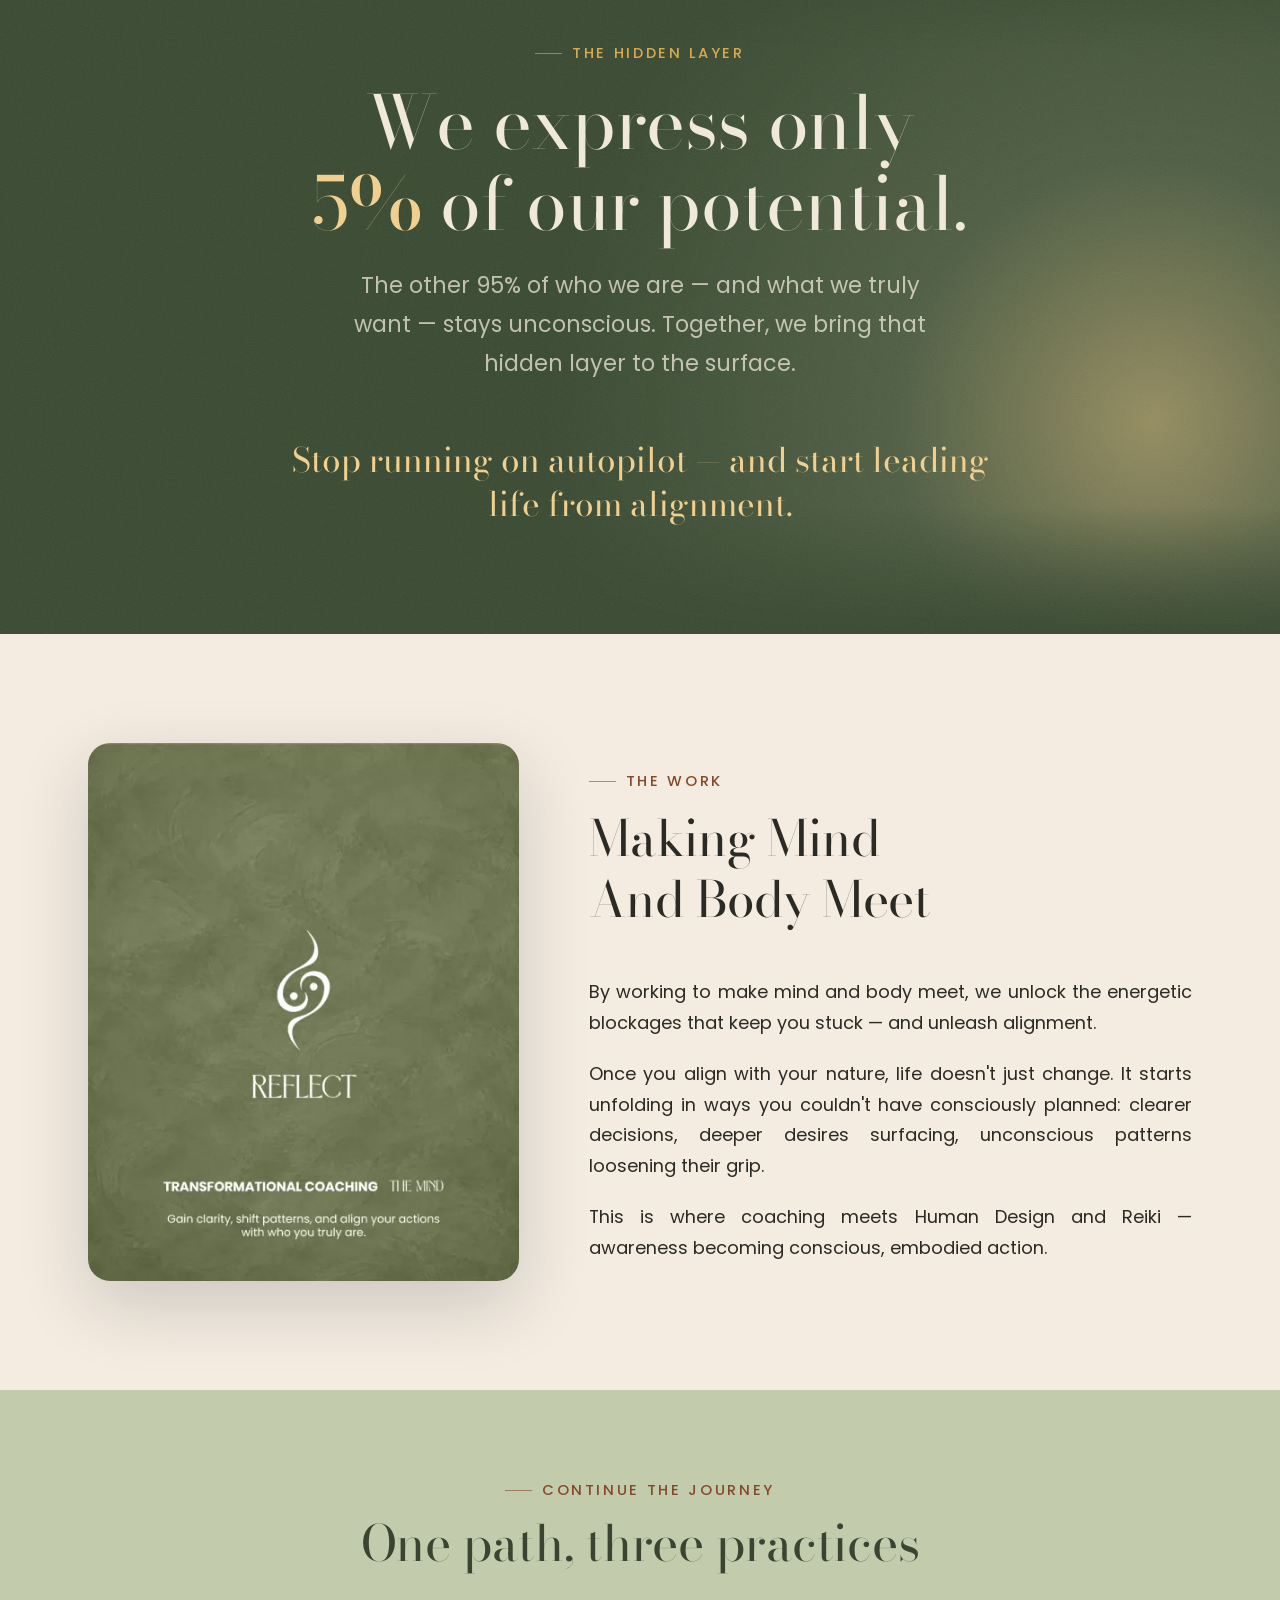
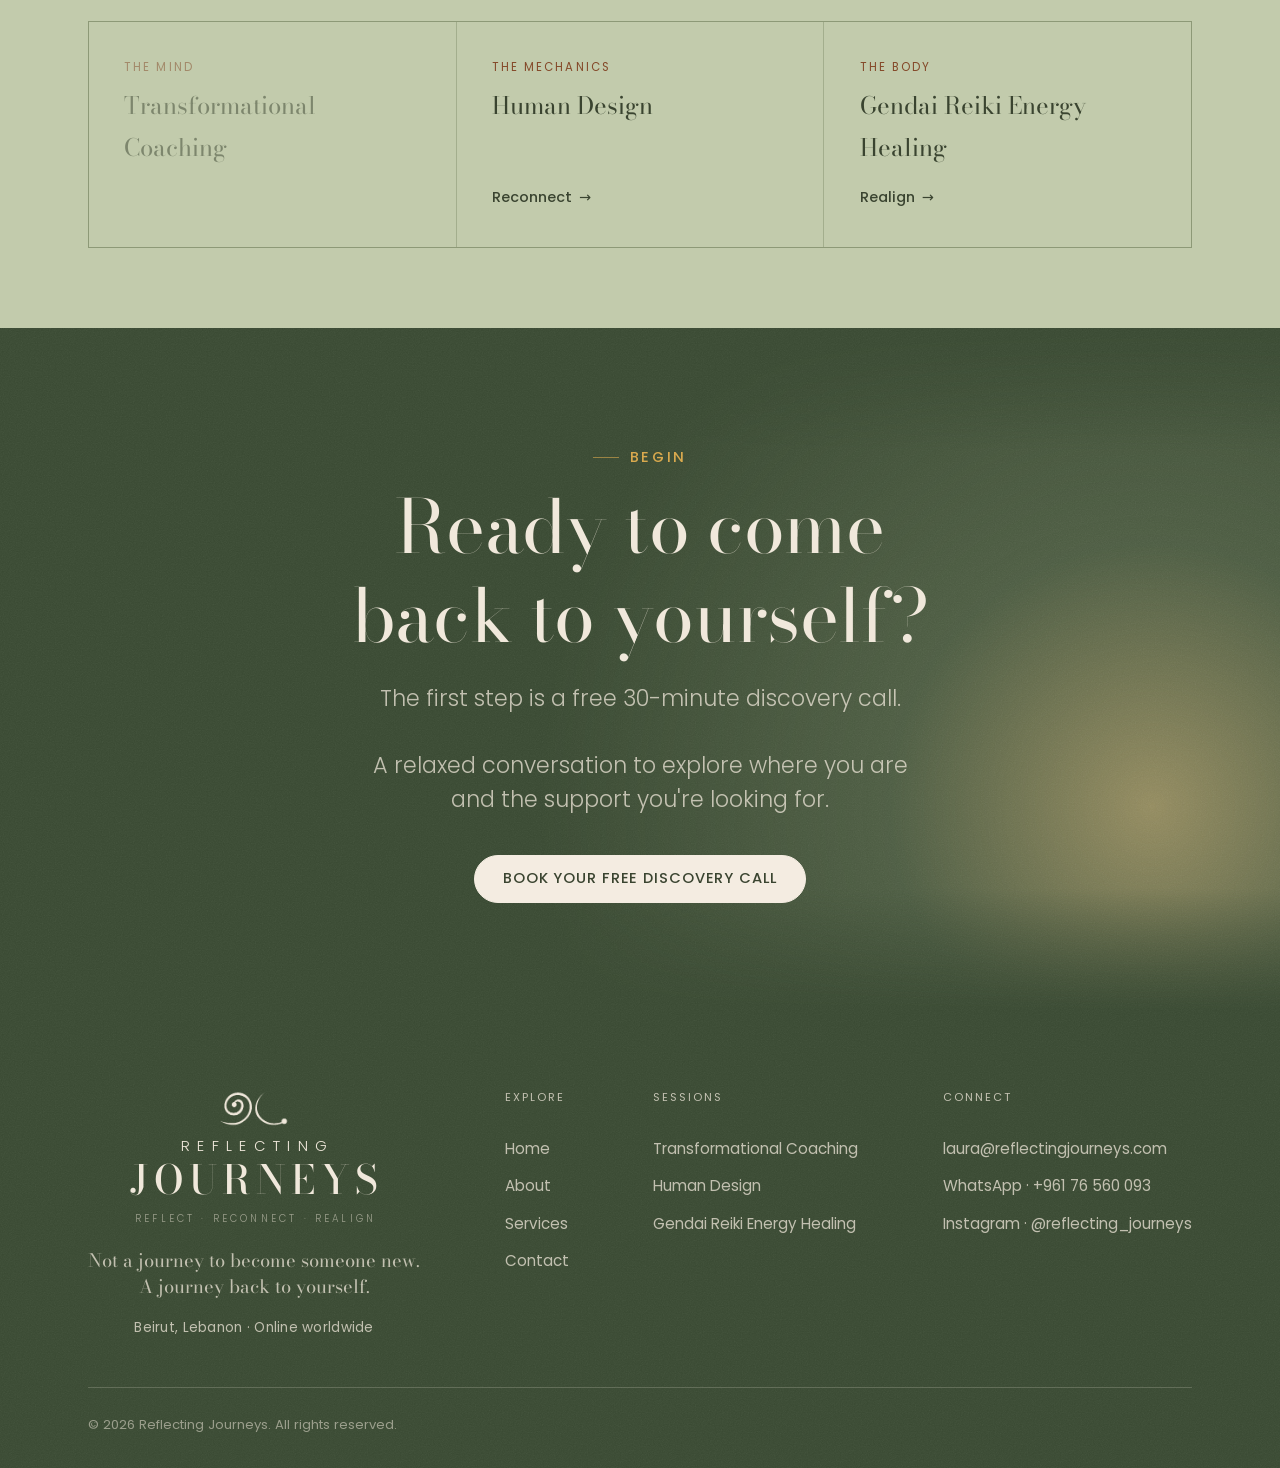
<file: coaching.html>
<!doctype html>
<html lang="en">
<head>
  <meta charset="utf-8" />
  <meta name="viewport" content="width=device-width, initial-scale=1" />
  <script>document.documentElement.classList.add('js');</script>
  <title>Transformational Coaching — Reflecting Journeys</title>
  <meta name="description" content="Transformational coaching goes deeper than goals and habits — addressing the unconscious connection between mind, body and emotions, so you stop running on autopilot and start living from alignment." />
  <link rel="canonical" href="https://reflecting-journeys.netlify.app/coaching" />

  <!-- Open Graph / social -->
  <meta property="og:type" content="website" />
  <meta property="og:site_name" content="Reflecting Journeys" />
  <meta property="og:title" content="Transformational Coaching — Reflecting Journeys" />
  <meta property="og:description" content="Transformational coaching goes deeper than goals and habits — addressing the unconscious connection between mind, body and emotions, so you stop running on autopilot and start living from alignment." />
  <meta property="og:url" content="https://reflecting-journeys.netlify.app/coaching" />
  <meta property="og:image" content="https://reflecting-journeys.netlify.app/images/og-share.jpg" />
  <meta property="og:image:width" content="1200" />
  <meta property="og:image:height" content="630" />
  <meta property="og:image:alt" content="Reflecting Journeys — Laura Brambilla. Not a journey to become someone new. A journey back to yourself." />
  <meta name="twitter:card" content="summary_large_image" />
  <meta name="twitter:image" content="https://reflecting-journeys.netlify.app/images/og-share.jpg" />

  <!-- Icons -->
  <link rel="icon" href="/favicon.ico" sizes="32x32" />
  <link rel="icon" href="/images/icons/favicon.svg" type="image/svg+xml" />
  <link rel="apple-touch-icon" href="/apple-touch-icon.png" />
  <link rel="manifest" href="/site.webmanifest" />
  <meta name="theme-color" content="#3a4a33" />

  <!-- Fonts: self-hosted in /fonts (see top of styles.css) -->
  <link rel="preload" href="/fonts/bodonimoda-normal-400-600-latin.woff2" as="font" type="font/woff2" crossorigin />
  <link rel="preload" href="/fonts/poppins-normal-400-latin.woff2" as="font" type="font/woff2" crossorigin />
  <!-- Faster page changes: start loading a page when its link is hovered/pressed (Chrome, Edge). -->
  <script type="speculationrules">{"prefetch":[{"where":{"and":[{"href_matches":"/*"},{"not":{"href_matches":"/admin/*"}}]},"eagerness":"moderate"}]}</script>
  <link rel="stylesheet" href="styles.css" />
  <link rel="stylesheet" href="brand.css" />

  <!-- Styles -->

</head>
<body class="">
  <a class="skip-link" href="#main">Skip to content</a>
  <header class="site-header" data-header>
    <div class="site-header__inner container container--wide">
      <a class="logo" href="index.html" aria-label="Reflecting Journeys — home">
        <span class="logo__mark" aria-hidden="true"></span>
        <span class="logo__word" aria-hidden="true">
          <span class="logo__word-top">Reflecting</span>
          <span class="logo__word-bottom">Journeys</span>
        </span>
      </a>

      <nav class="nav" id="primary-nav" aria-label="Primary">
        <ul class="nav__list">
          <li><a data-nav="home" href="index.html">Home</a></li>
          <li><a data-nav="about" href="about.html">About</a></li>
          <li class="nav__item-has-sub" data-submenu>
            <a data-nav="services" href="services.html" class="nav__sub-toggle is-current" aria-haspopup="true" aria-expanded="false" aria-current="page">
              Services
              <svg class="nav__chev" viewBox="0 0 12 8" width="11" height="8" aria-hidden="true"><path d="M1 1.5 6 6.5 11 1.5" fill="none" stroke="currentColor" stroke-width="1.5" stroke-linecap="round" stroke-linejoin="round"/></svg>
            </a>
            <div class="nav__sub" role="menu">
              <span class="nav__sub-label">The Reflecting Journey</span>
              <a role="menuitem" href="coaching.html" class="nav__sub-link">
                <span class="nav__sub-num">01</span>
                <span><span class="nav__sub-title">Transformational Coaching</span><span class="nav__sub-desc">The Mind&nbsp;— Reflect</span></span>
              </a>
              <a role="menuitem" href="human-design.html" class="nav__sub-link">
                <span class="nav__sub-num">02</span>
                <span><span class="nav__sub-title">Human Design</span><span class="nav__sub-desc">The Mechanics&nbsp;— Reconnect</span></span>
              </a>
              <a role="menuitem" href="reiki.html" class="nav__sub-link">
                <span class="nav__sub-num">03</span>
                <span><span class="nav__sub-title">Gendai Reiki Energy Healing</span><span class="nav__sub-desc">The Body&nbsp;— Realign</span></span>
              </a>
              <a role="menuitem" href="services.html" class="nav__sub-all link">All services <span class="link__arrow" aria-hidden="true">→</span></a>
            </div>
          </li>
          <li><a data-nav="contact" href="contact.html">Contact</a></li>
        </ul>
        <a class="btn btn--primary btn--sm nav__cta" href="contact.html#book">Book a Call</a>
      </nav>

      <button class="nav-toggle" aria-expanded="false" aria-controls="primary-nav" aria-label="Open menu" data-nav-toggle>
        <span></span><span></span>
      </button>
    </div>
  </header>

  <main id="main">


  <!-- ============ PAGE HERO ============ -->
  <section class="page-hero service-hero bg-cream">
    <div class="container container--wide page-hero__inner">
      <div class="page-hero__text" data-reveal>
        <p class="eyebrow">Services · The mind</p>
        <h1 class="page-hero__title font-display">Transformational<br />Coaching</h1>
        <p class="lead page-hero__lead" data-cms="services.coaching_lead">A deeper kind of coaching&nbsp;— where mind and body meet, and life begins to unfold in ways you couldn't have consciously planned.</p>
        <a class="btn btn--primary" href="contact.html#book">Book a discovery call</a>
      </div>
      <figure class="editorial-image editorial-image--rounded is-zoom page-hero__image" style="--ar: 4/5; --pos: 60% 22%"
              data-reveal="mask" data-placeholder="Coaching session">
        <img src="images/uploads/laura-studio.jpg" srcset="images/resp/laura-studio-480.webp 480w, images/resp/laura-studio-720.webp 720w, images/resp/laura-studio-960.webp 960w" sizes="(max-width: 800px) 92vw, 460px" data-cms-img="images.services.coaching" alt="Laura at her standing desk with her coaching and Human Design library" loading="lazy" decoding="async" />
      </figure>
    </div>
  </section>

  <!-- ============ TRADITIONAL vs TRANSFORMATIONAL ============ -->
  <section class="section bg-cream-2" aria-labelledby="compare-title">
    <div class="container">
      <div class="section-heading is-centered" data-reveal>
        <p class="eyebrow is-centered">A different depth</p>
        <h2 id="compare-title" class="section-heading__title">Beyond Goals And Accountability</h2>
      </div>
      <div class="compare" data-reveal data-reveal-delay="0.1s">
        <article class="compare__col compare__col--muted">
          <h3 class="compare__label">Traditional coaching</h3>
          <p>Works with goals, strategy, accountability, habits and action plans. It focuses on practical steps and external results.</p>
        </article>
        <span class="compare__vs" aria-hidden="true">vs</span>
        <article class="compare__col compare__col--accent">
          <h3 class="compare__label">Transformational coaching</h3>
          <p>Takes a deeper, holistic approach. It addresses the unconscious connection between mind, body and emotions&nbsp;— how you feel, how you relate to yourself, and the internal state from which your life is being created.</p>
        </article>
      </div>
    </div>
  </section>

  <!-- ============ THE 95% ============ -->
  <section class="section bg-deepest grain bloom bloom--bottom-right on-dark" aria-labelledby="unconscious-title">
    <div class="container container--text text-center">
      <p class="eyebrow is-centered" data-reveal>The hidden layer</p>
      <h2 id="unconscious-title" class="stat font-display" data-reveal>
        We express only <em>5%</em> of our potential.
      </h2>
      <p class="stat__sub" data-reveal>The other 95% of who we are&nbsp;— and what we truly want&nbsp;— stays unconscious. Together, we bring that hidden layer to the surface.</p>
      <blockquote class="pull-quote font-display" data-reveal>Stop running on autopilot&nbsp;— and start leading life from alignment.</blockquote>
    </div>
  </section>

  <!-- Desktop: image beside its text; phones: stacked exactly as before -->
  <div class="duo duo--cream duo--poster-first">
    <!-- ============ HOW IT WORKS ============ -->
    <section class="section bg-cream" aria-labelledby="how-title">
      <div class="container two-col two-col--split">
        <div class="section-heading" data-reveal>
          <p class="eyebrow">The work</p>
          <h2 id="how-title" class="section-heading__title">Making Mind And Body Meet</h2>
        </div>
        <div class="prose" data-reveal data-reveal-delay="0.1s">
          <p>By working to make mind and body meet, we unlock the energetic blockages that keep you stuck&nbsp;— and unleash alignment.</p>
          <p>Once you align with your nature, life doesn't just change. It starts unfolding in ways you couldn't have consciously planned: clearer decisions, deeper desires surfacing, unconscious patterns loosening their grip.</p>
          <p>This is where coaching meets Human Design and Reiki&nbsp;— awareness becoming conscious, embodied action.</p>
        </div>
      </div>
    </section>
  
    <!-- ============ RELATED ============ -->
    <!-- ============ BRAND POSTER (official) ============ -->
    <section class="poster-moment bg-cream-2">
      <div class="container">
        <figure class="poster-figure" data-reveal>
          <img src="images/brand/poster-coaching.webp" srcset="images/resp/poster-coaching-480.webp 480w, images/resp/poster-coaching-720.webp 720w, images/resp/poster-coaching-960.webp 960w" sizes="(max-width: 800px) 92vw, 460px" alt="Reflect — Transformational Coaching, the mind" loading="lazy" decoding="async" />
        </figure>
      </div>
    </section>
  </div>

  <section class="section section--tight bg-sage" aria-labelledby="related-title">
    <div class="container">
      <div class="related__head" data-reveal>
        <p class="eyebrow">Continue the journey</p>
        <h2 id="related-title" class="related__title font-display">One path, three practices</h2>
      </div>
      <div class="related__grid" data-stagger data-reveal>
        <a class="related__card is-current" href="coaching.html" aria-current="page">
          <span class="related__tag">The mind</span>
          <span class="related__name font-display">Transformational Coaching</span>
          <span class="link related__cta">Reflect</span>
        </a>
        <a class="related__card" href="human-design.html">
          <span class="related__tag">The mechanics</span>
          <span class="related__name font-display">Human Design</span>
          <span class="link related__cta">Reconnect <span class="link__arrow" aria-hidden="true">→</span></span>
        </a>
        <a class="related__card" href="reiki.html">
          <span class="related__tag">The body</span>
          <span class="related__name font-display">Gendai Reiki Energy Healing</span>
          <span class="link related__cta">Realign <span class="link__arrow" aria-hidden="true">→</span></span>
        </a>
      </div>
    </div>
  </section>


  <!-- ============ CTA ============ -->
  <section class="section booking-cta bg-deepest grain bloom bloom--bottom-right on-dark" aria-labelledby="booking-cta-title">
    <div class="container container--text text-center">
      <p class="eyebrow is-centered" data-reveal>Begin</p>
      <h2 id="booking-cta-title" class="booking-cta__title" data-reveal>Ready to come back to yourself?</h2>
      <p class="lead booking-cta__lead" data-reveal>
        The first step is a free <span class="nowrap">30-minute</span> discovery call.<br /><br />
        A relaxed conversation to explore where you are and the support you're looking for.
      </p>
      <div class="booking-cta__actions" data-reveal>
        <a class="btn btn--primary" href="contact.html#book">Book your free discovery call</a>
      </div>
    </div>
  </section>


  </main>
  <footer class="site-footer bg-deepest grain on-dark" role="contentinfo">
    <div class="container container--wide">
      <div class="site-footer__top">
        <div class="site-footer__brand">
          <a class="logo-lockup logo--footer" href="index.html" aria-label="Reflecting Journeys — home">
            <span class="logo-lockup__mark" aria-hidden="true"></span>
            <span class="logo-lockup__reflecting">Reflecting</span>
            <span class="logo-lockup__journeys">Journeys</span>
            <span class="logo-lockup__tag">Reflect · Reconnect · Realign</span>
          </a>
          <p class="site-footer__tag">Not a journey to become someone new.<br />A journey back to yourself.</p>
          <p class="site-footer__loc">Beirut, Lebanon · Online worldwide</p>
        </div>

        <nav class="site-footer__nav" aria-label="Footer">
          <p class="site-footer__col-label">Explore</p>
          <a href="index.html">Home</a>
          <a href="about.html">About</a>
          <a href="services.html">Services</a>
          <a href="contact.html">Contact</a>
        </nav>

        <nav class="site-footer__nav" aria-label="Services">
          <p class="site-footer__col-label">Sessions</p>
          <a href="coaching.html">Transformational Coaching</a>
          <a href="human-design.html">Human Design</a>
          <a href="reiki.html">Gendai Reiki Energy Healing</a>
        </nav>

        <div class="site-footer__connect">
          <p class="site-footer__col-label">Connect</p>
          <a href="mailto:laura@reflectingjourneys.com" class="site-footer__contact">laura@reflectingjourneys.com</a>
          <a href="https://wa.me/96176560093" target="_blank" rel="noopener" class="site-footer__contact">WhatsApp · +961 76 560 093</a>
          <a href="https://instagram.com/reflecting_journeys" target="_blank" rel="noopener" class="site-footer__contact">Instagram · @reflecting_journeys</a>
        </div>
      </div>

      <div class="site-footer__base">
        <p>© <span data-year>2026</span> Reflecting Journeys. All rights reserved.</p>
      </div>
    </div>
  </footer>

  <script src="script.js" defer></script>

</body>
</html>
</file>
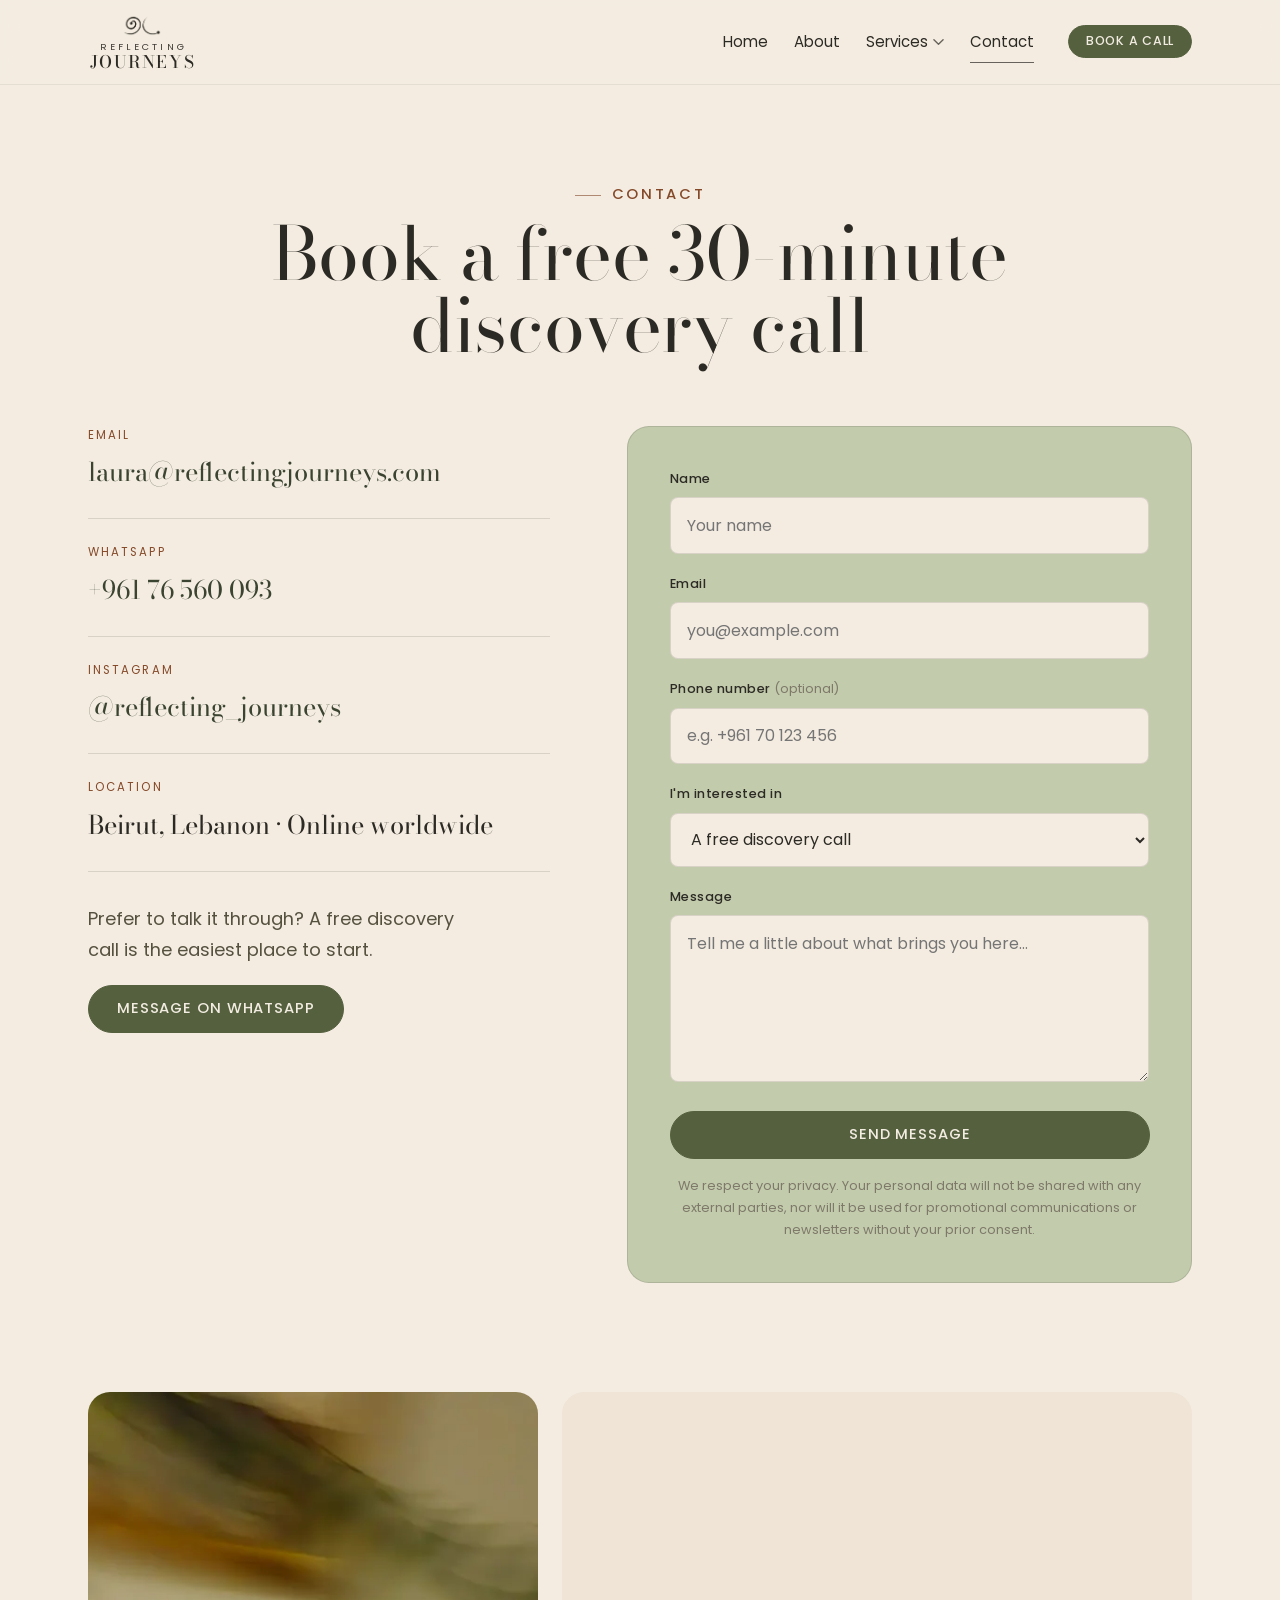
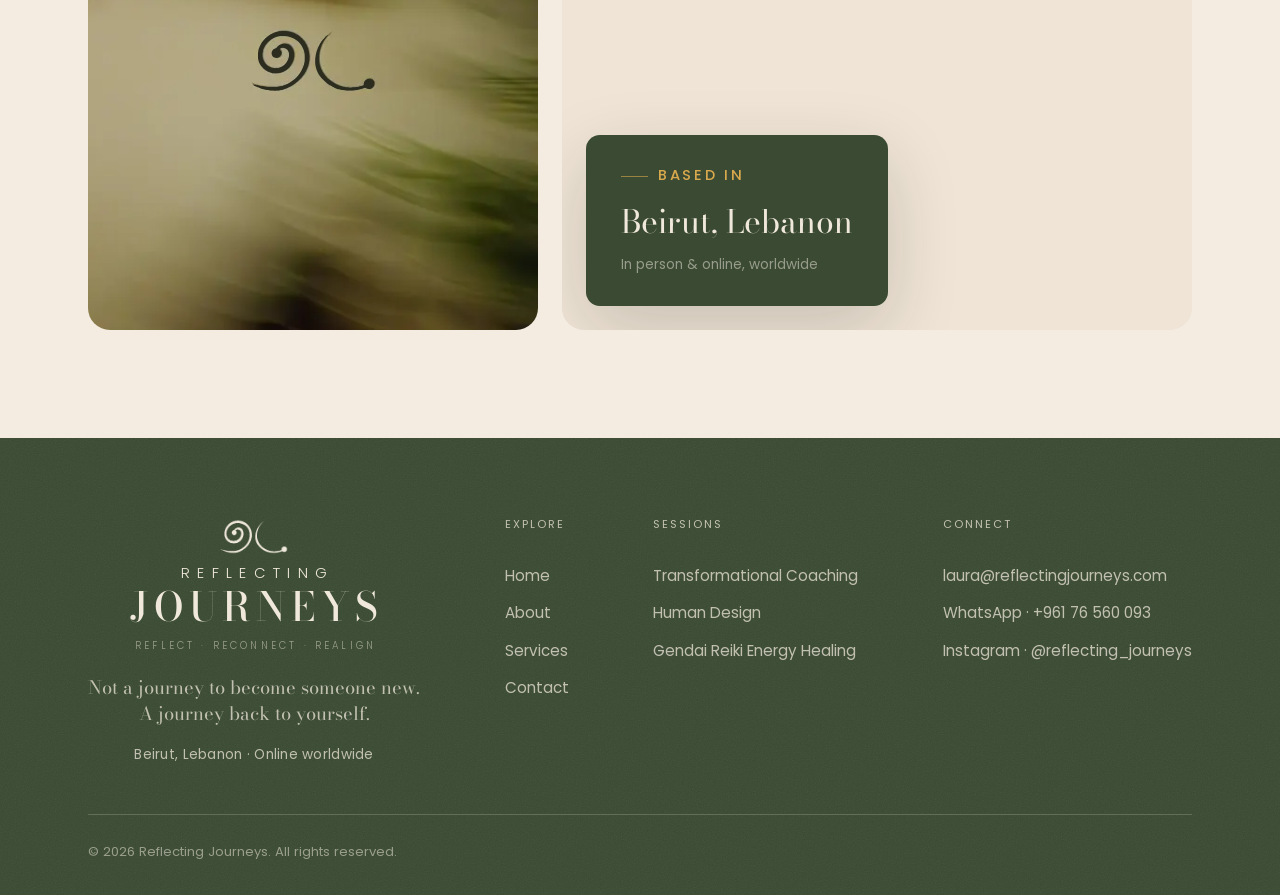
<file: contact.html>
<!doctype html>
<html lang="en">
<head>
  <meta charset="utf-8" />
  <meta name="viewport" content="width=device-width, initial-scale=1" />
  <script>document.documentElement.classList.add('js');</script>
  <title>Contact — Book a Free Call | Reflecting Journeys</title>
  <meta name="description" content="Begin your Reflecting Journey. Book a free 30-minute discovery call with Laura Brambilla — by email, WhatsApp or Instagram. Beirut & online worldwide." />
  <link rel="canonical" href="https://reflecting-journeys.netlify.app/contact" />

  <!-- Open Graph / social -->
  <meta property="og:type" content="website" />
  <meta property="og:site_name" content="Reflecting Journeys" />
  <meta property="og:title" content="Contact — Book a Free Call | Reflecting Journeys" />
  <meta property="og:description" content="Begin your Reflecting Journey. Book a free 30-minute discovery call with Laura Brambilla — by email, WhatsApp or Instagram. Beirut & online worldwide." />
  <meta property="og:url" content="https://reflecting-journeys.netlify.app/contact" />
  <meta property="og:image" content="https://reflecting-journeys.netlify.app/images/og-share.jpg" />
  <meta property="og:image:width" content="1200" />
  <meta property="og:image:height" content="630" />
  <meta property="og:image:alt" content="Reflecting Journeys — Laura Brambilla. Not a journey to become someone new. A journey back to yourself." />
  <meta name="twitter:card" content="summary_large_image" />
  <meta name="twitter:image" content="https://reflecting-journeys.netlify.app/images/og-share.jpg" />

  <!-- Icons -->
  <link rel="icon" href="/favicon.ico" sizes="32x32" />
  <link rel="icon" href="/images/icons/favicon.svg" type="image/svg+xml" />
  <link rel="apple-touch-icon" href="/apple-touch-icon.png" />
  <link rel="manifest" href="/site.webmanifest" />
  <meta name="theme-color" content="#3a4a33" />

  <!-- Fonts: self-hosted in /fonts (see top of styles.css) -->
  <link rel="preload" href="/fonts/bodonimoda-normal-400-600-latin.woff2" as="font" type="font/woff2" crossorigin />
  <link rel="preload" href="/fonts/poppins-normal-400-latin.woff2" as="font" type="font/woff2" crossorigin />
  <!-- Faster page changes: start loading a page when its link is hovered/pressed (Chrome, Edge). -->
  <script type="speculationrules">{"prefetch":[{"where":{"and":[{"href_matches":"/*"},{"not":{"href_matches":"/admin/*"}}]},"eagerness":"moderate"}]}</script>
  <link rel="stylesheet" href="styles.css" />
  <link rel="stylesheet" href="brand.css" />

  <!-- Styles -->

</head>
<body class="">
  <a class="skip-link" href="#main">Skip to content</a>
  <header class="site-header" data-header>
    <div class="site-header__inner container container--wide">
      <a class="logo" href="index.html" aria-label="Reflecting Journeys — home">
        <span class="logo__mark" aria-hidden="true"></span>
        <span class="logo__word" aria-hidden="true">
          <span class="logo__word-top">Reflecting</span>
          <span class="logo__word-bottom">Journeys</span>
        </span>
      </a>

      <nav class="nav" id="primary-nav" aria-label="Primary">
        <ul class="nav__list">
          <li><a data-nav="home" href="index.html">Home</a></li>
          <li><a data-nav="about" href="about.html">About</a></li>
          <li class="nav__item-has-sub" data-submenu>
            <a data-nav="services" href="services.html" class="nav__sub-toggle" aria-haspopup="true" aria-expanded="false">
              Services
              <svg class="nav__chev" viewBox="0 0 12 8" width="11" height="8" aria-hidden="true"><path d="M1 1.5 6 6.5 11 1.5" fill="none" stroke="currentColor" stroke-width="1.5" stroke-linecap="round" stroke-linejoin="round"/></svg>
            </a>
            <div class="nav__sub" role="menu">
              <span class="nav__sub-label">The Reflecting Journey</span>
              <a role="menuitem" href="coaching.html" class="nav__sub-link">
                <span class="nav__sub-num">01</span>
                <span><span class="nav__sub-title">Transformational Coaching</span><span class="nav__sub-desc">The Mind&nbsp;— Reflect</span></span>
              </a>
              <a role="menuitem" href="human-design.html" class="nav__sub-link">
                <span class="nav__sub-num">02</span>
                <span><span class="nav__sub-title">Human Design</span><span class="nav__sub-desc">The Mechanics&nbsp;— Reconnect</span></span>
              </a>
              <a role="menuitem" href="reiki.html" class="nav__sub-link">
                <span class="nav__sub-num">03</span>
                <span><span class="nav__sub-title">Gendai Reiki Energy Healing</span><span class="nav__sub-desc">The Body&nbsp;— Realign</span></span>
              </a>
              <a role="menuitem" href="services.html" class="nav__sub-all link">All services <span class="link__arrow" aria-hidden="true">→</span></a>
            </div>
          </li>
          <li><a data-nav="contact" href="contact.html" aria-current="page" class="is-current">Contact</a></li>
        </ul>
        <a class="btn btn--primary btn--sm nav__cta" href="contact.html#book">Book a Call</a>
      </nav>

      <button class="nav-toggle" aria-expanded="false" aria-controls="primary-nav" aria-label="Open menu" data-nav-toggle>
        <span></span><span></span>
      </button>
    </div>
  </header>

  <main id="main">


  <!-- ============ PAGE HERO ============ -->
  <section class="page-hero page-hero--center bg-cream">
    <div class="container container--text text-center" data-reveal>
      <p class="eyebrow is-centered">Contact</p>
      <h1 class="page-hero__title font-display">Book a free <span class="nowrap">30-minute</span> discovery call</h1>
    </div>
  </section>

  <!-- ============ CONTACT DETAILS + FORM ============ -->
  <section id="book" class="section section--flush-top bg-cream" aria-labelledby="contact-title" style="scroll-margin-top: var(--header-h);">
    <div class="container contact-grid">
      <div class="contact-details" data-reveal>
        <h2 id="contact-title" class="visually-hidden">Contact details</h2>
        <ul class="contact-list">
          <li>
            <span class="contact-list__label">Email</span>
            <a class="contact-list__value" href="mailto:laura@reflectingjourneys.com">laura@reflectingjourneys.com</a>
          </li>
          <li>
            <span class="contact-list__label">WhatsApp</span>
            <a class="contact-list__value" href="https://wa.me/96176560093" target="_blank" rel="noopener">+961 76 560 093</a>
          </li>
          <li>
            <span class="contact-list__label">Instagram</span>
            <a class="contact-list__value" href="https://instagram.com/reflecting_journeys" target="_blank" rel="noopener">@reflecting_journeys</a>
          </li>
          <li>
            <span class="contact-list__label">Location</span>
            <span class="contact-list__value contact-list__value--plain">Beirut, Lebanon · Online worldwide</span>
          </li>
        </ul>
        <div class="contact-cta">
          <p class="contact-cta__note">Prefer to talk it through? A free discovery call is the easiest place to start.</p>
          <a class="btn btn--primary" href="https://wa.me/96176560093" target="_blank" rel="noopener">Message on WhatsApp</a>
        </div>
      </div>

      <form class="contact-form" name="contact" method="POST" action="https://api.web3forms.com/submit" data-contact-form data-reveal data-reveal-delay="0.1s">
        <!-- Web3Forms emails each message to the site owner. The access key is public by design. -->
        <input type="hidden" name="access_key" value="f56944fd-1952-4240-aa94-96c972255ba8" />
        <input type="hidden" name="subject" value="New message from the Reflecting Journeys website" />
        <input type="hidden" name="from_name" value="Reflecting Journeys website" />
        <input type="hidden" name="redirect" value="https://reflecting-journeys.netlify.app/thanks" data-redirect />
        <p class="visually-hidden" aria-hidden="true">
          <label>Don't fill this out if you're human: <input type="checkbox" name="botcheck" tabindex="-1" autocomplete="off" /></label>
        </p>
        <div class="field">
          <label for="c-name">Name</label>
          <input id="c-name" name="name" type="text" autocomplete="name" placeholder="Your name" required />
        </div>
        <div class="field">
          <label for="c-email">Email</label>
          <input id="c-email" name="email" type="email" autocomplete="email" placeholder="you@example.com" required />
        </div>
        <div class="field">
          <label for="c-phone">Phone number <span class="field__optional">(optional)</span></label>
          <input id="c-phone" name="phone" type="tel" autocomplete="tel" inputmode="tel" placeholder="e.g. +961 70 123 456" />
        </div>
        <div class="field">
          <label for="c-interest">I'm interested in</label>
          <select id="c-interest" name="interest">
            <option>A free discovery call</option>
            <option>Transformational Coaching</option>
            <option>Human Design</option>
            <option>Gendai Reiki Energy Healing</option>
            <option>Something else</option>
          </select>
        </div>
        <div class="field">
          <label for="c-message">Message</label>
          <textarea id="c-message" name="message" rows="5" placeholder="Tell me a little about what brings you here…"></textarea>
        </div>
        <button type="submit" class="btn btn--primary btn--block">Send message</button>
        <p class="contact-form__note">We respect your privacy. Your personal data will not be shared with any external parties, nor will it be used for promotional communications or newsletters without your prior consent.</p>
      </form>
    </div>
  </section>

  <!-- Desktop: brand image and map side by side; phones: stacked as before -->
  <div class="contact-visuals">
    <!-- ============ LARGE BRAND IMAGE (full-width) ============ -->
    <section class="contact-image" aria-label="Reflecting Journeys">
      <img src="images/brand/emblem-art.webp" srcset="images/resp/emblem-art-480.webp 480w, images/resp/emblem-art-720.webp 720w, images/resp/emblem-art-960.webp 960w" sizes="(max-width: 999px) 100vw, 460px" alt="The Reflecting Journeys emblem in soft green light" loading="lazy" decoding="async" />
      <span class="contact-image__mark" aria-hidden="true"></span>
    </section>
  
    <!-- ============ MAP (intentionally large) ============ -->
    <section class="map-section" aria-label="Location — Beirut, Lebanon">
      <div class="map-frame">
        <iframe
          title="Reflecting Journeys — based in Beirut, Lebanon"
          src="https://www.google.com/maps?q=Beirut%2C%20Lebanon&z=12&output=embed"
          loading="lazy" referrerpolicy="no-referrer-when-downgrade"></iframe>
      </div>
      <div class="map-badge">
        <span class="map-badge__eyebrow eyebrow">Based in</span>
        <span class="map-badge__city font-display">Beirut, Lebanon</span>
        <span class="map-badge__note">In person &amp; online, worldwide</span>
      </div>
    </section>
  </div>

  </main>
  <footer class="site-footer bg-deepest grain on-dark" role="contentinfo">
    <div class="container container--wide">
      <div class="site-footer__top">
        <div class="site-footer__brand">
          <a class="logo-lockup logo--footer" href="index.html" aria-label="Reflecting Journeys — home">
            <span class="logo-lockup__mark" aria-hidden="true"></span>
            <span class="logo-lockup__reflecting">Reflecting</span>
            <span class="logo-lockup__journeys">Journeys</span>
            <span class="logo-lockup__tag">Reflect · Reconnect · Realign</span>
          </a>
          <p class="site-footer__tag">Not a journey to become someone new.<br />A journey back to yourself.</p>
          <p class="site-footer__loc">Beirut, Lebanon · Online worldwide</p>
        </div>

        <nav class="site-footer__nav" aria-label="Footer">
          <p class="site-footer__col-label">Explore</p>
          <a href="index.html">Home</a>
          <a href="about.html">About</a>
          <a href="services.html">Services</a>
          <a href="contact.html">Contact</a>
        </nav>

        <nav class="site-footer__nav" aria-label="Services">
          <p class="site-footer__col-label">Sessions</p>
          <a href="coaching.html">Transformational Coaching</a>
          <a href="human-design.html">Human Design</a>
          <a href="reiki.html">Gendai Reiki Energy Healing</a>
        </nav>

        <div class="site-footer__connect">
          <p class="site-footer__col-label">Connect</p>
          <a href="mailto:laura@reflectingjourneys.com" class="site-footer__contact">laura@reflectingjourneys.com</a>
          <a href="https://wa.me/96176560093" target="_blank" rel="noopener" class="site-footer__contact">WhatsApp · +961 76 560 093</a>
          <a href="https://instagram.com/reflecting_journeys" target="_blank" rel="noopener" class="site-footer__contact">Instagram · @reflecting_journeys</a>
        </div>
      </div>

      <div class="site-footer__base">
        <p>© <span data-year>2026</span> Reflecting Journeys. All rights reserved.</p>
      </div>
    </div>
  </footer>

  <script src="script.js" defer></script>

</body>
</html>
</file>
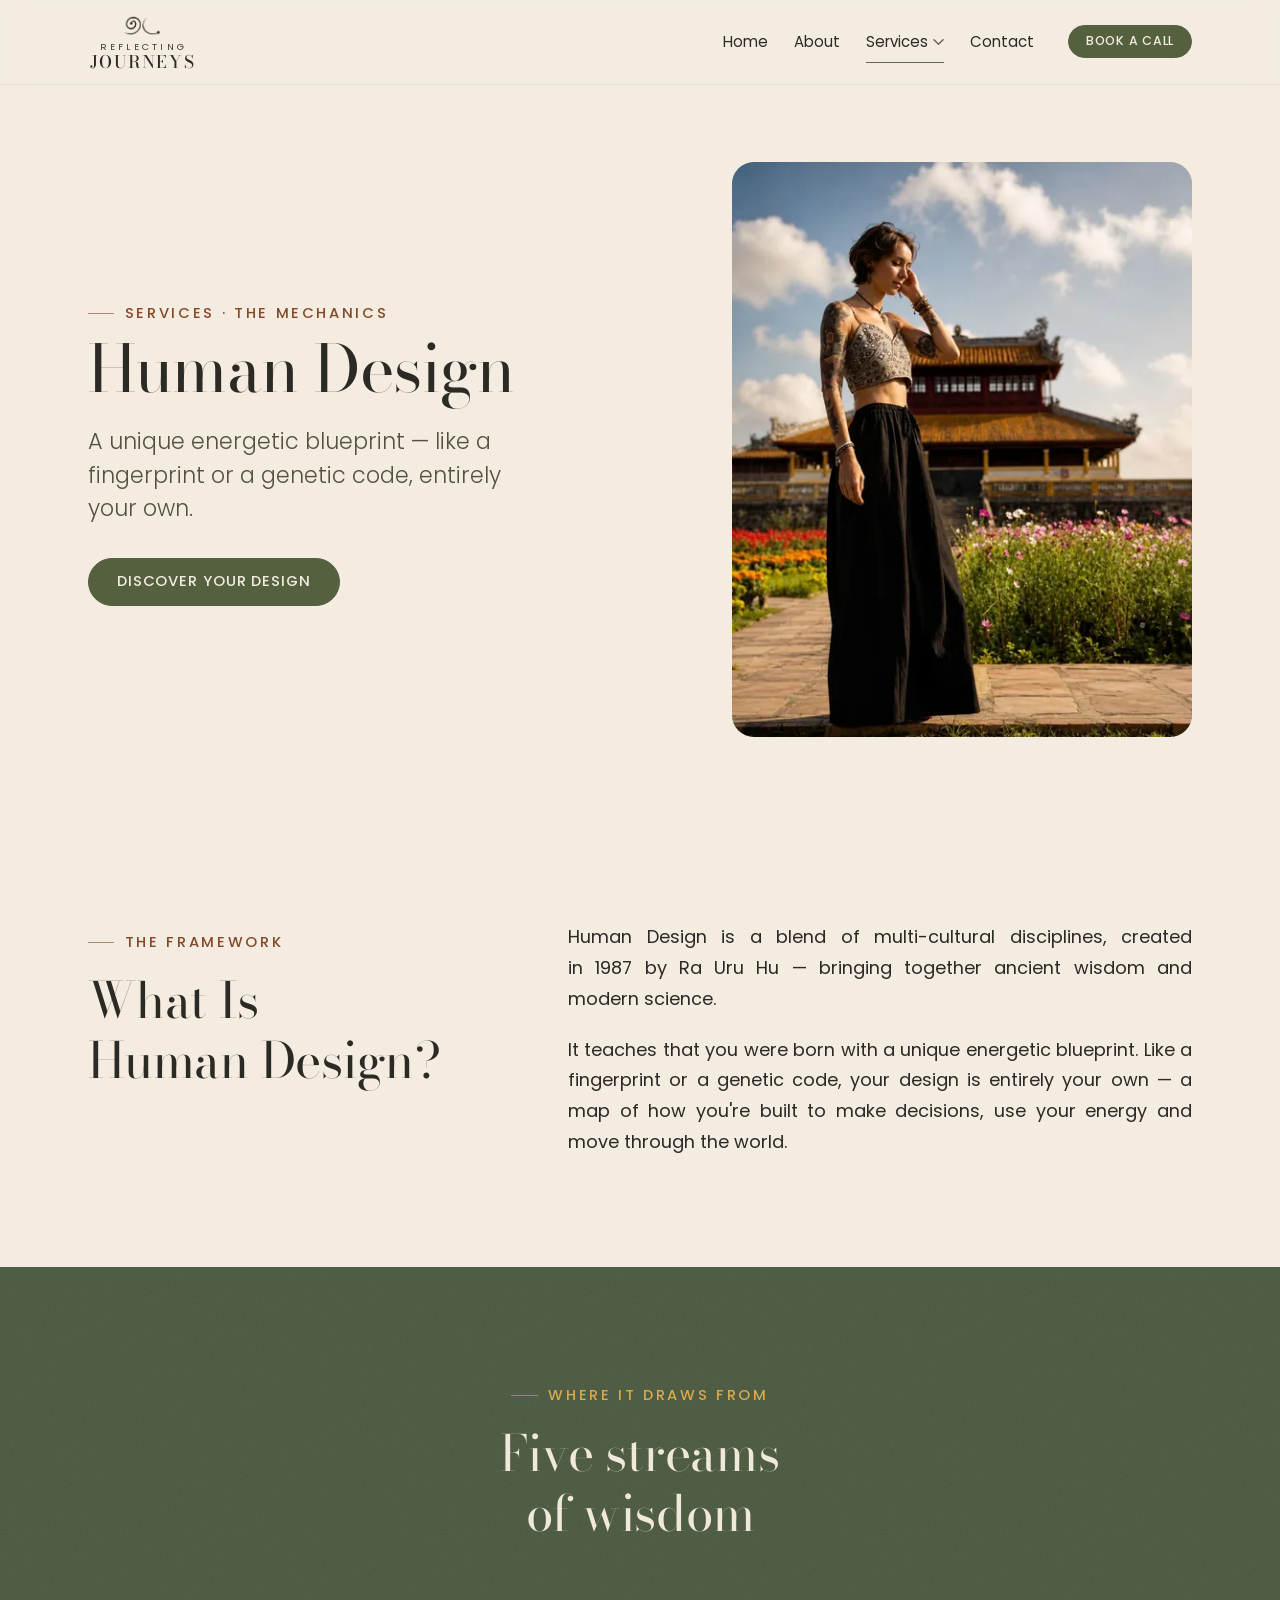
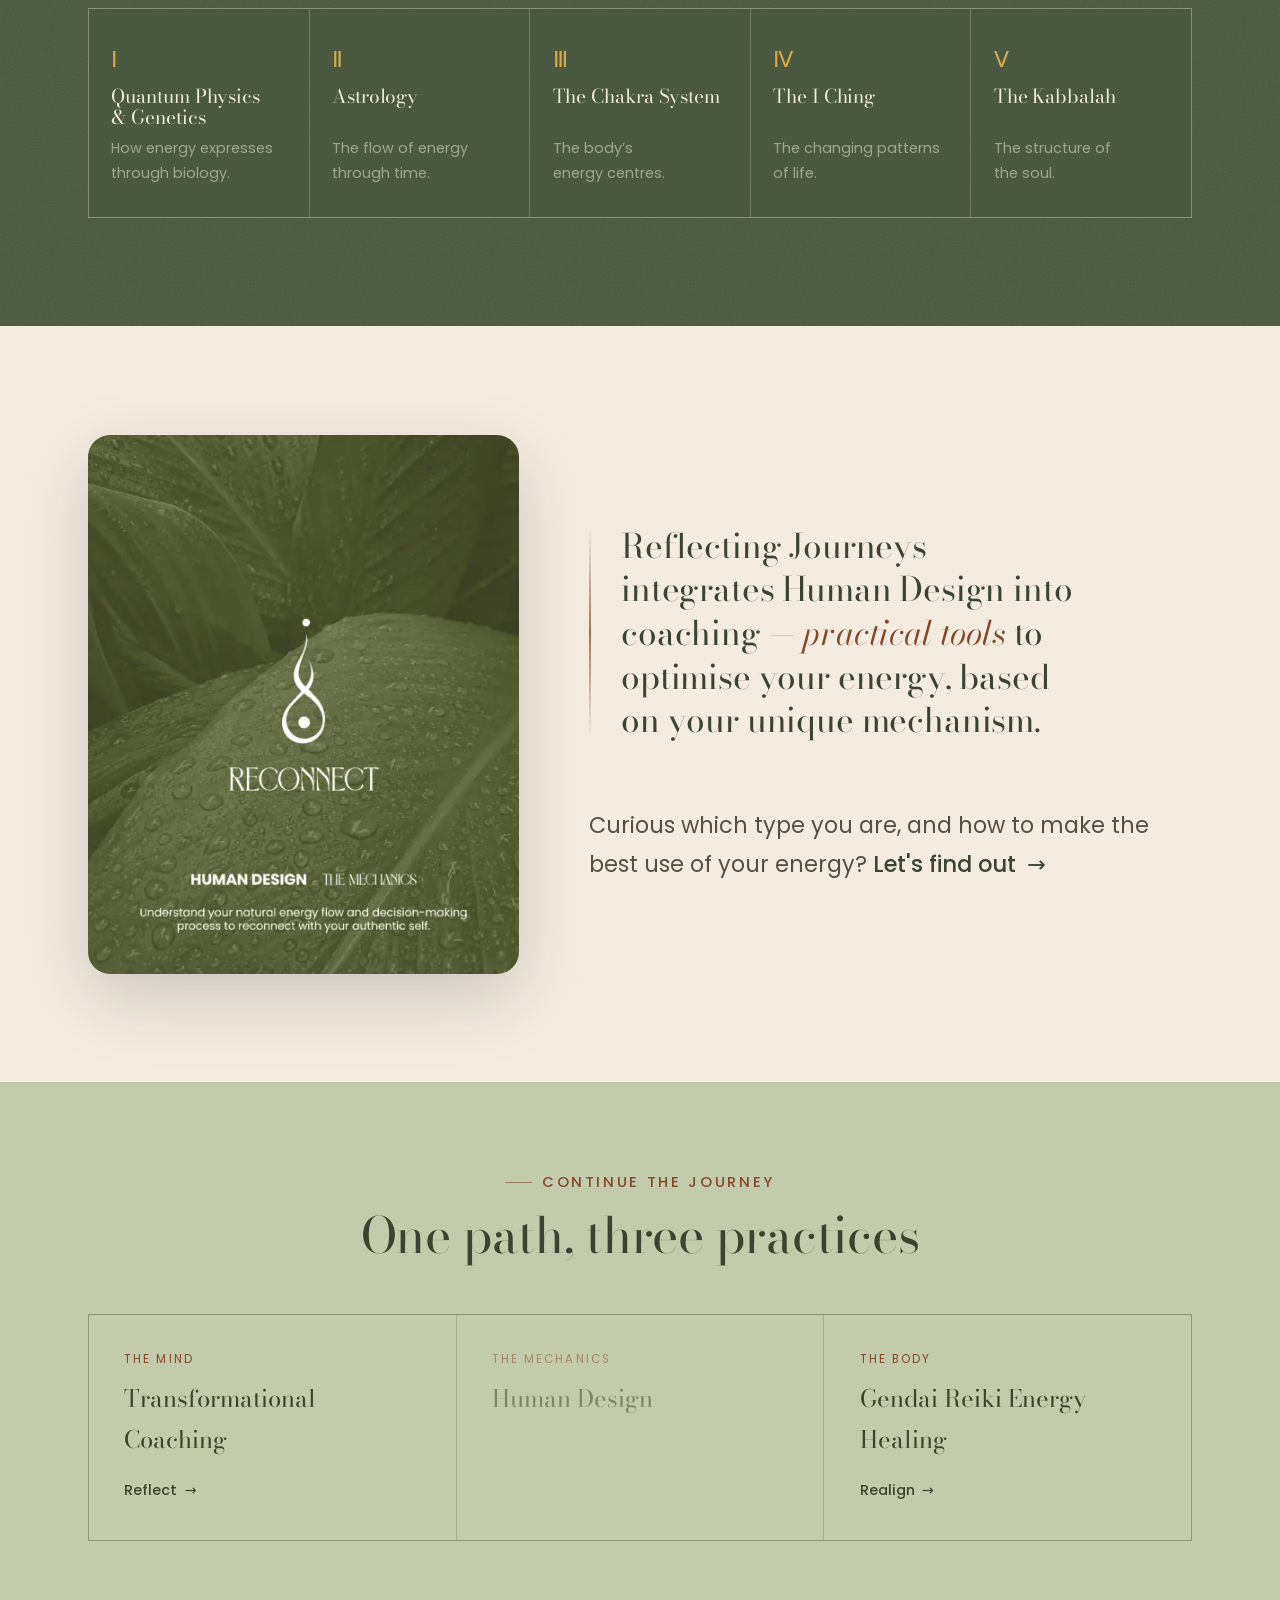
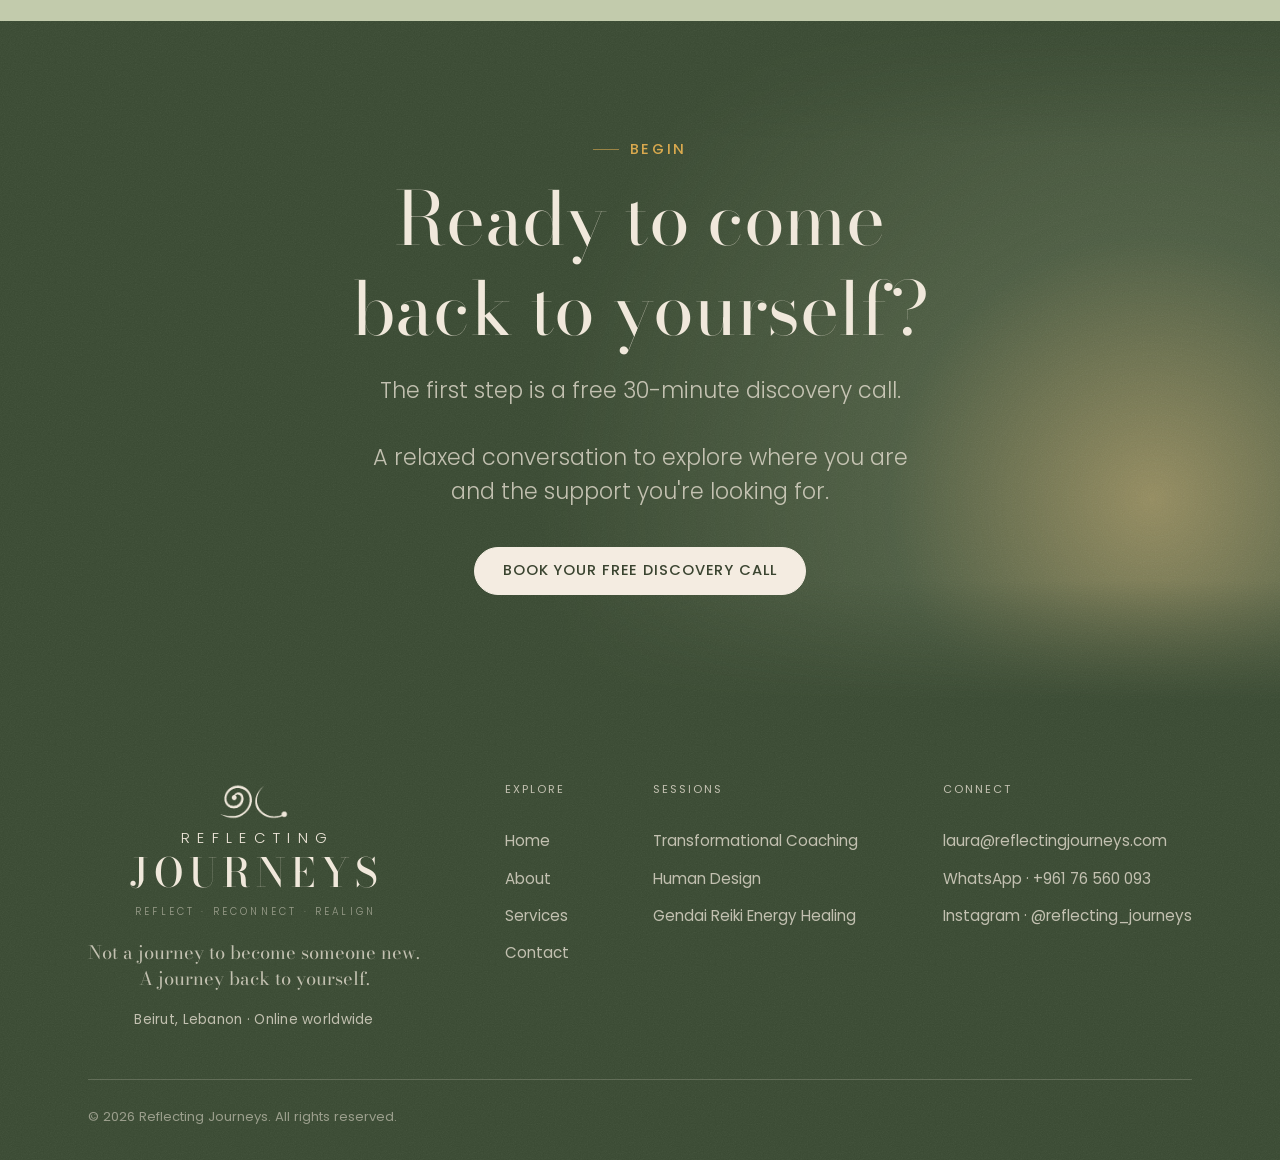
<file: human-design.html>
<!doctype html>
<html lang="en">
<head>
  <meta charset="utf-8" />
  <meta name="viewport" content="width=device-width, initial-scale=1" />
  <script>document.documentElement.classList.add('js');</script>
  <title>Human Design — Your Energetic Blueprint | Reflecting Journeys</title>
  <meta name="description" content="Human Design blends ancient wisdom and modern science into a unique energetic blueprint. Discover how Reflecting Journeys uses it as a practical tool to optimise your energy." />
  <link rel="canonical" href="https://reflecting-journeys.netlify.app/human-design" />

  <!-- Open Graph / social -->
  <meta property="og:type" content="website" />
  <meta property="og:site_name" content="Reflecting Journeys" />
  <meta property="og:title" content="Human Design — Your Energetic Blueprint | Reflecting Journeys" />
  <meta property="og:description" content="Human Design blends ancient wisdom and modern science into a unique energetic blueprint. Discover how Reflecting Journeys uses it as a practical tool to optimise your energy." />
  <meta property="og:url" content="https://reflecting-journeys.netlify.app/human-design" />
  <meta property="og:image" content="https://reflecting-journeys.netlify.app/images/og-share.jpg" />
  <meta property="og:image:width" content="1200" />
  <meta property="og:image:height" content="630" />
  <meta property="og:image:alt" content="Reflecting Journeys — Laura Brambilla. Not a journey to become someone new. A journey back to yourself." />
  <meta name="twitter:card" content="summary_large_image" />
  <meta name="twitter:image" content="https://reflecting-journeys.netlify.app/images/og-share.jpg" />

  <!-- Icons -->
  <link rel="icon" href="/favicon.ico" sizes="32x32" />
  <link rel="icon" href="/images/icons/favicon.svg" type="image/svg+xml" />
  <link rel="apple-touch-icon" href="/apple-touch-icon.png" />
  <link rel="manifest" href="/site.webmanifest" />
  <meta name="theme-color" content="#3a4a33" />

  <!-- Fonts: self-hosted in /fonts (see top of styles.css) -->
  <link rel="preload" href="/fonts/bodonimoda-normal-400-600-latin.woff2" as="font" type="font/woff2" crossorigin />
  <link rel="preload" href="/fonts/poppins-normal-400-latin.woff2" as="font" type="font/woff2" crossorigin />
  <!-- Faster page changes: start loading a page when its link is hovered/pressed (Chrome, Edge). -->
  <script type="speculationrules">{"prefetch":[{"where":{"and":[{"href_matches":"/*"},{"not":{"href_matches":"/admin/*"}}]},"eagerness":"moderate"}]}</script>
  <link rel="stylesheet" href="styles.css" />
  <link rel="stylesheet" href="brand.css" />

  <!-- Styles -->

</head>
<body class="">
  <a class="skip-link" href="#main">Skip to content</a>
  <header class="site-header" data-header>
    <div class="site-header__inner container container--wide">
      <a class="logo" href="index.html" aria-label="Reflecting Journeys — home">
        <span class="logo__mark" aria-hidden="true"></span>
        <span class="logo__word" aria-hidden="true">
          <span class="logo__word-top">Reflecting</span>
          <span class="logo__word-bottom">Journeys</span>
        </span>
      </a>

      <nav class="nav" id="primary-nav" aria-label="Primary">
        <ul class="nav__list">
          <li><a data-nav="home" href="index.html">Home</a></li>
          <li><a data-nav="about" href="about.html">About</a></li>
          <li class="nav__item-has-sub" data-submenu>
            <a data-nav="services" href="services.html" class="nav__sub-toggle is-current" aria-haspopup="true" aria-expanded="false" aria-current="page">
              Services
              <svg class="nav__chev" viewBox="0 0 12 8" width="11" height="8" aria-hidden="true"><path d="M1 1.5 6 6.5 11 1.5" fill="none" stroke="currentColor" stroke-width="1.5" stroke-linecap="round" stroke-linejoin="round"/></svg>
            </a>
            <div class="nav__sub" role="menu">
              <span class="nav__sub-label">The Reflecting Journey</span>
              <a role="menuitem" href="coaching.html" class="nav__sub-link">
                <span class="nav__sub-num">01</span>
                <span><span class="nav__sub-title">Transformational Coaching</span><span class="nav__sub-desc">The Mind&nbsp;— Reflect</span></span>
              </a>
              <a role="menuitem" href="human-design.html" class="nav__sub-link">
                <span class="nav__sub-num">02</span>
                <span><span class="nav__sub-title">Human Design</span><span class="nav__sub-desc">The Mechanics&nbsp;— Reconnect</span></span>
              </a>
              <a role="menuitem" href="reiki.html" class="nav__sub-link">
                <span class="nav__sub-num">03</span>
                <span><span class="nav__sub-title">Gendai Reiki Energy Healing</span><span class="nav__sub-desc">The Body&nbsp;— Realign</span></span>
              </a>
              <a role="menuitem" href="services.html" class="nav__sub-all link">All services <span class="link__arrow" aria-hidden="true">→</span></a>
            </div>
          </li>
          <li><a data-nav="contact" href="contact.html">Contact</a></li>
        </ul>
        <a class="btn btn--primary btn--sm nav__cta" href="contact.html#book">Book a Call</a>
      </nav>

      <button class="nav-toggle" aria-expanded="false" aria-controls="primary-nav" aria-label="Open menu" data-nav-toggle>
        <span></span><span></span>
      </button>
    </div>
  </header>

  <main id="main">


  <!-- ============ PAGE HERO ============ -->
  <section class="page-hero service-hero bg-cream">
    <div class="container container--wide page-hero__inner">
      <div class="page-hero__text" data-reveal>
        <p class="eyebrow">Services · The mechanics</p>
        <h1 class="page-hero__title font-display">Human Design</h1>
        <p class="lead page-hero__lead" data-cms="services.human_design_lead">A unique energetic blueprint&nbsp;— like a fingerprint or a genetic code, entirely your own.</p>
        <a class="btn btn--primary" href="contact.html">Discover your design</a>
      </div>
      <figure class="editorial-image editorial-image--rounded is-zoom page-hero__image" style="--ar: 4/5; --pos: 50% 26%"
              data-reveal="mask" data-placeholder="Human Design chart">
        <img src="images/uploads/laura-journey.jpg" srcset="images/resp/laura-journey-480.webp 480w, images/resp/laura-journey-720.webp 720w, images/resp/laura-journey-960.webp 960w" sizes="(max-width: 800px) 92vw, 460px" data-cms-img="images.services.human_design" alt="Laura Brambilla reflecting outdoors, exploring her energetic blueprint" loading="lazy" decoding="async" />
      </figure>
    </div>
  </section>

  <!-- ============ WHAT IS HUMAN DESIGN ============ -->
  <section class="section bg-cream" aria-labelledby="hd-what">
    <div class="container two-col two-col--split">
      <div class="section-heading" data-reveal>
        <p class="eyebrow">The framework</p>
        <h2 id="hd-what" class="section-heading__title">What Is Human Design?</h2>
      </div>
      <div class="prose" data-reveal data-reveal-delay="0.1s">
        <p>Human Design is a blend of multi-cultural disciplines, created in 1987 by Ra Uru Hu&nbsp;— bringing together ancient wisdom and modern science.</p>
        <p>It teaches that you were born with a unique energetic blueprint. Like a fingerprint or a genetic code, your design is entirely your own&nbsp;— a map of how you're built to make decisions, use your energy and move through the world.</p>
      </div>
    </div>
  </section>

  <!-- ============ THE FIVE SYSTEMS ============ -->
  <section class="section bg-deep grain on-dark" aria-labelledby="hd-systems">
    <div class="container">
      <div class="section-heading is-centered" data-reveal>
        <p class="eyebrow is-centered">Where it draws from</p>
        <h2 id="hd-systems" class="section-heading__title">Five streams of wisdom</h2>
      </div>
      <ol class="systems" data-stagger data-reveal>
        <li class="system">
          <span class="system__num font-display">Ⅰ</span>
          <h3 class="system__name font-display">Quantum Physics &amp; Genetics</h3>
          <p>How energy expresses through biology.</p>
        </li>
        <li class="system">
          <span class="system__num font-display">Ⅱ</span>
          <h3 class="system__name font-display">Astrology</h3>
          <p>The flow of energy through time.</p>
        </li>
        <li class="system">
          <span class="system__num font-display">Ⅲ</span>
          <h3 class="system__name font-display">The Chakra System</h3>
          <p>The body&#8217;s energy centres.</p>
        </li>
        <li class="system">
          <span class="system__num font-display">Ⅳ</span>
          <h3 class="system__name font-display">The I Ching</h3>
          <p>The changing patterns of life.</p>
        </li>
        <li class="system">
          <span class="system__num font-display">Ⅴ</span>
          <h3 class="system__name font-display">The Kabbalah</h3>
          <p>The structure of the soul.</p>
        </li>
      </ol>
    </div>
  </section>

  <!-- Desktop: image beside its text; phones: stacked exactly as before -->
  <div class="duo duo--cream duo--poster-first">
    <!-- ============ HOW RJ USES IT ============ -->
    <section class="section bg-cream" aria-labelledby="hd-practical">
      <div class="container">
        <div class="pull-band pull-band--light" data-reveal>
          <span class="crack__line crack__line--accent" aria-hidden="true"></span>
          <h2 id="hd-practical" class="pull-band__quote pull-band__quote--light font-display">
            Reflecting Journeys integrates Human Design into coaching&nbsp;— <em>practical tools</em> to optimise your energy, based on your unique mechanism.
          </h2>
        </div>
        <p class="hd-cta-line" data-reveal>Curious which type you are, and how to make the best use of your energy?
          <a class="link" href="contact.html">Let's find out <span class="link__arrow" aria-hidden="true">→</span></a>
        </p>
      </div>
    </section>
  
    <!-- ============ RELATED ============ -->
    <!-- ============ BRAND POSTER (official) ============ -->
    <section class="poster-moment bg-cream-2">
      <div class="container">
        <figure class="poster-figure" data-reveal>
          <img src="images/brand/poster-humandesign.webp" srcset="images/resp/poster-humandesign-480.webp 480w, images/resp/poster-humandesign-720.webp 720w, images/resp/poster-humandesign-960.webp 960w" sizes="(max-width: 800px) 92vw, 460px" alt="Reconnect — Human Design, the mechanics" loading="lazy" decoding="async" />
        </figure>
      </div>
    </section>
  </div>

  <section class="section section--tight bg-sage" aria-labelledby="related-title">
    <div class="container">
      <div class="related__head" data-reveal>
        <p class="eyebrow">Continue the journey</p>
        <h2 id="related-title" class="related__title font-display">One path, three practices</h2>
      </div>
      <div class="related__grid" data-stagger data-reveal>
        <a class="related__card" href="coaching.html">
          <span class="related__tag">The mind</span>
          <span class="related__name font-display">Transformational Coaching</span>
          <span class="link related__cta">Reflect <span class="link__arrow" aria-hidden="true">→</span></span>
        </a>
        <a class="related__card is-current" href="human-design.html" aria-current="page">
          <span class="related__tag">The mechanics</span>
          <span class="related__name font-display">Human Design</span>
          <span class="link related__cta">Reconnect</span>
        </a>
        <a class="related__card" href="reiki.html">
          <span class="related__tag">The body</span>
          <span class="related__name font-display">Gendai Reiki Energy Healing</span>
          <span class="link related__cta">Realign <span class="link__arrow" aria-hidden="true">→</span></span>
        </a>
      </div>
    </div>
  </section>


  <!-- ============ CTA ============ -->
  <section class="section booking-cta bg-deepest grain bloom bloom--bottom-right on-dark" aria-labelledby="booking-cta-title">
    <div class="container container--text text-center">
      <p class="eyebrow is-centered" data-reveal>Begin</p>
      <h2 id="booking-cta-title" class="booking-cta__title" data-reveal>Ready to come back to yourself?</h2>
      <p class="lead booking-cta__lead" data-reveal>
        The first step is a free <span class="nowrap">30-minute</span> discovery call.<br /><br />
        A relaxed conversation to explore where you are and the support you're looking for.
      </p>
      <div class="booking-cta__actions" data-reveal>
        <a class="btn btn--primary" href="contact.html#book">Book your free discovery call</a>
      </div>
    </div>
  </section>


  </main>
  <footer class="site-footer bg-deepest grain on-dark" role="contentinfo">
    <div class="container container--wide">
      <div class="site-footer__top">
        <div class="site-footer__brand">
          <a class="logo-lockup logo--footer" href="index.html" aria-label="Reflecting Journeys — home">
            <span class="logo-lockup__mark" aria-hidden="true"></span>
            <span class="logo-lockup__reflecting">Reflecting</span>
            <span class="logo-lockup__journeys">Journeys</span>
            <span class="logo-lockup__tag">Reflect · Reconnect · Realign</span>
          </a>
          <p class="site-footer__tag">Not a journey to become someone new.<br />A journey back to yourself.</p>
          <p class="site-footer__loc">Beirut, Lebanon · Online worldwide</p>
        </div>

        <nav class="site-footer__nav" aria-label="Footer">
          <p class="site-footer__col-label">Explore</p>
          <a href="index.html">Home</a>
          <a href="about.html">About</a>
          <a href="services.html">Services</a>
          <a href="contact.html">Contact</a>
        </nav>

        <nav class="site-footer__nav" aria-label="Services">
          <p class="site-footer__col-label">Sessions</p>
          <a href="coaching.html">Transformational Coaching</a>
          <a href="human-design.html">Human Design</a>
          <a href="reiki.html">Gendai Reiki Energy Healing</a>
        </nav>

        <div class="site-footer__connect">
          <p class="site-footer__col-label">Connect</p>
          <a href="mailto:laura@reflectingjourneys.com" class="site-footer__contact">laura@reflectingjourneys.com</a>
          <a href="https://wa.me/96176560093" target="_blank" rel="noopener" class="site-footer__contact">WhatsApp · +961 76 560 093</a>
          <a href="https://instagram.com/reflecting_journeys" target="_blank" rel="noopener" class="site-footer__contact">Instagram · @reflecting_journeys</a>
        </div>
      </div>

      <div class="site-footer__base">
        <p>© <span data-year>2026</span> Reflecting Journeys. All rights reserved.</p>
      </div>
    </div>
  </footer>

  <script src="script.js" defer></script>

</body>
</html>
</file>
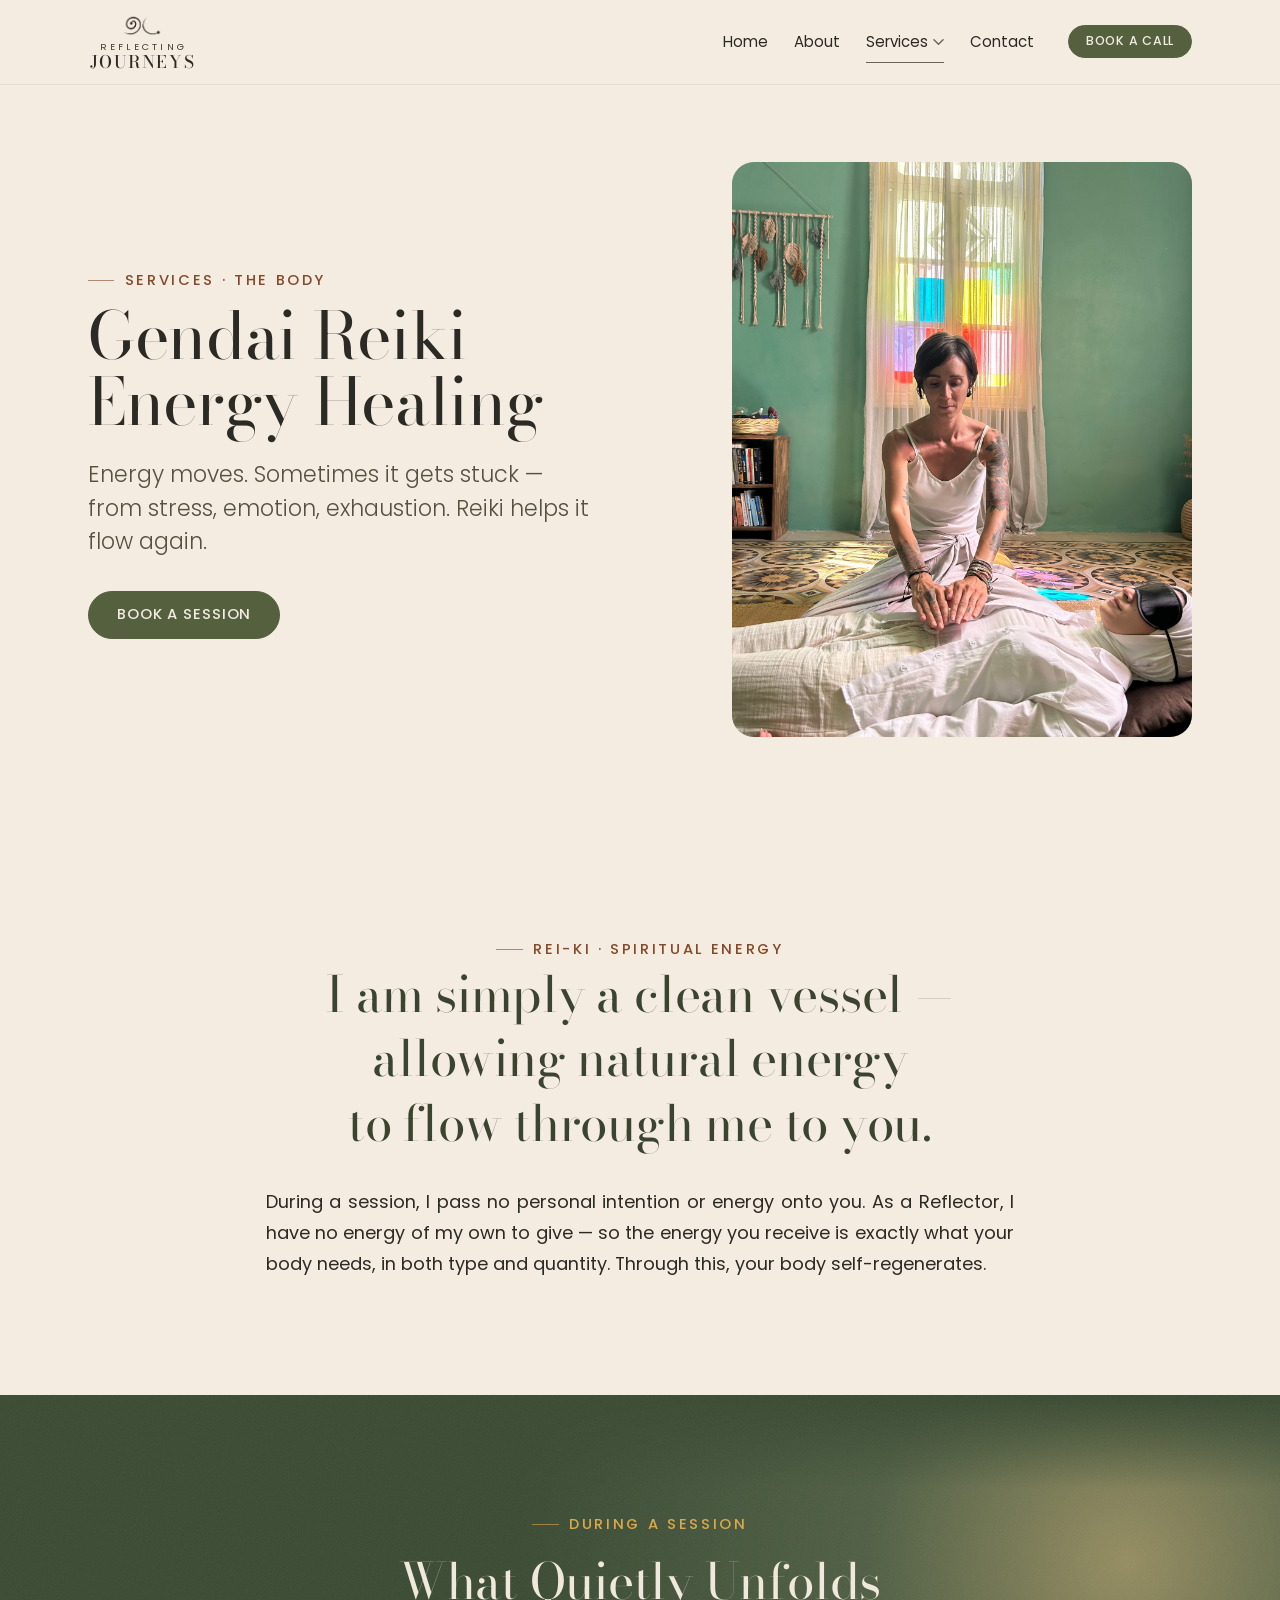
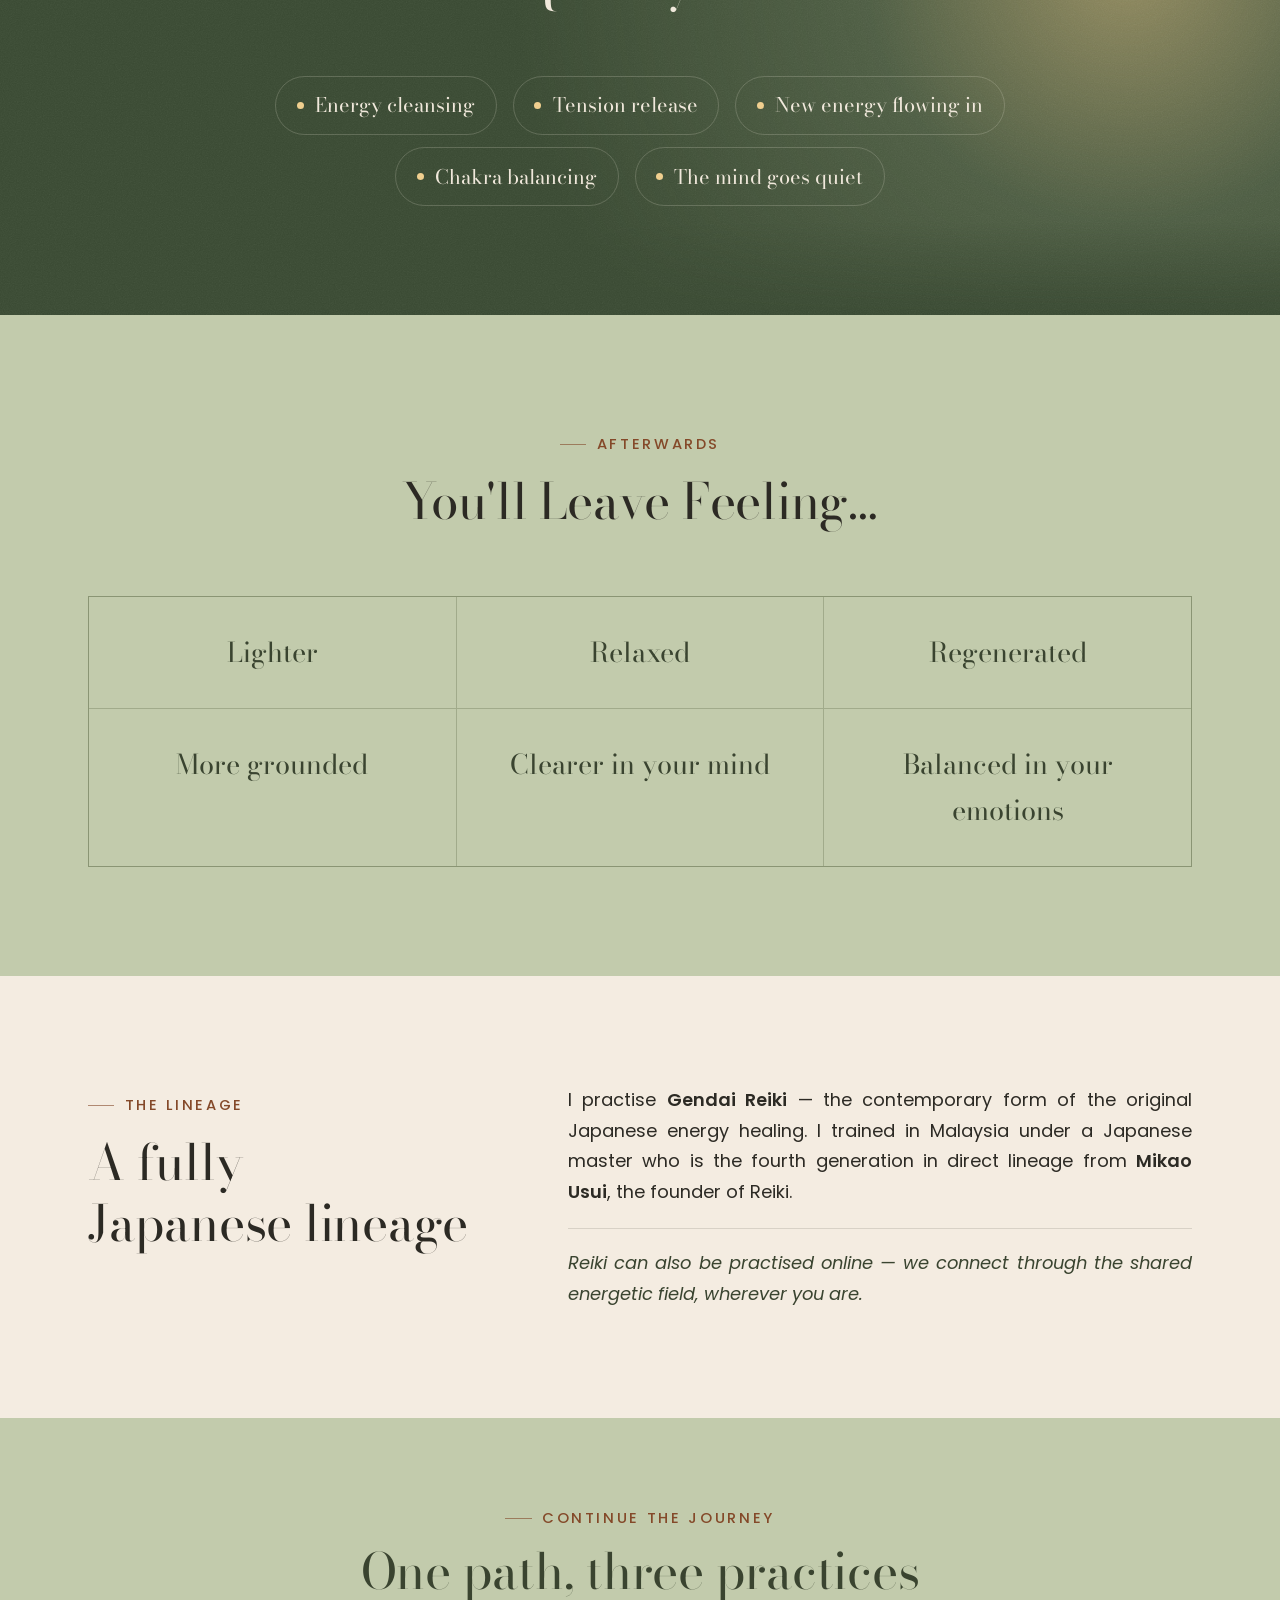
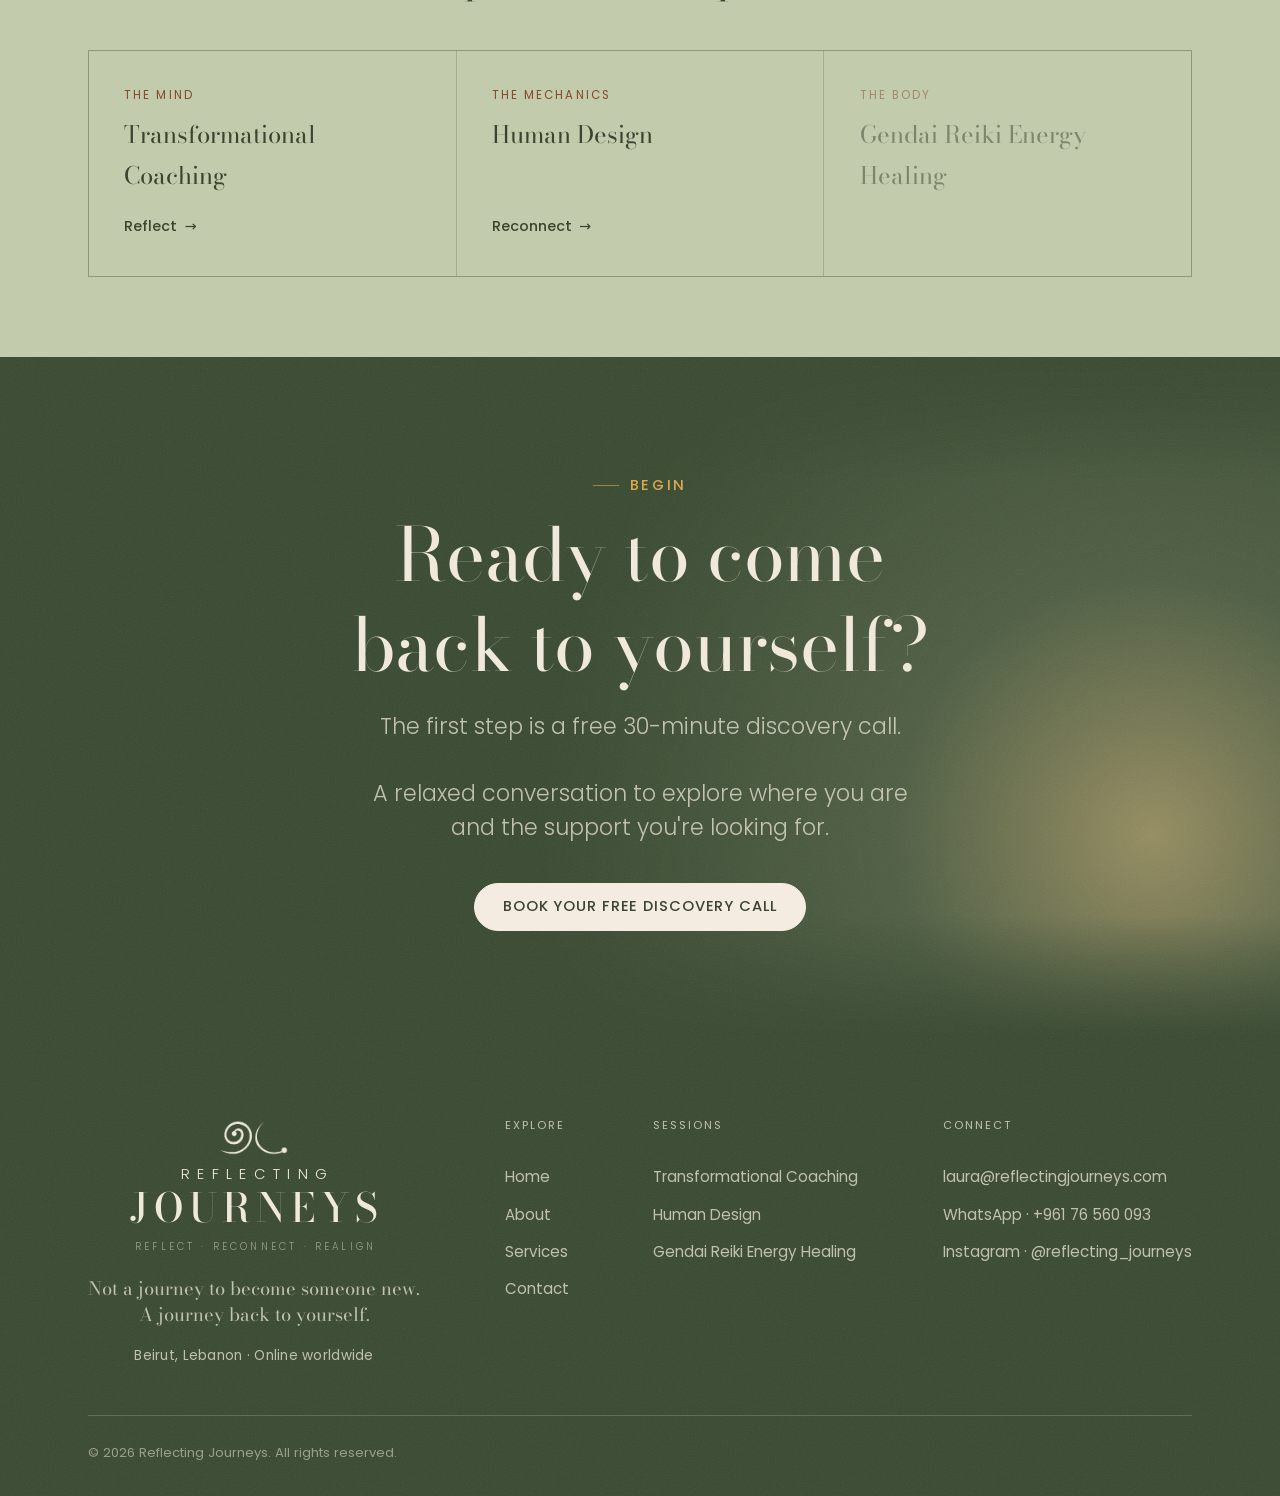
<file: reiki.html>
<!doctype html>
<html lang="en">
<head>
  <meta charset="utf-8" />
  <meta name="viewport" content="width=device-width, initial-scale=1" />
  <script>document.documentElement.classList.add('js');</script>
  <title>Gendai Reiki Energy Healing — Reflecting Journeys</title>
  <meta name="description" content="Gendai Reiki — the original Japanese form of energy healing. Release tension, rebalance your energy centres and return to a calmer, clearer state. In Beirut or online." />
  <link rel="canonical" href="https://reflecting-journeys.netlify.app/reiki" />

  <!-- Open Graph / social -->
  <meta property="og:type" content="website" />
  <meta property="og:site_name" content="Reflecting Journeys" />
  <meta property="og:title" content="Gendai Reiki Energy Healing — Reflecting Journeys" />
  <meta property="og:description" content="Gendai Reiki — the original Japanese form of energy healing. Release tension, rebalance your energy centres and return to a calmer, clearer state. In Beirut or online." />
  <meta property="og:url" content="https://reflecting-journeys.netlify.app/reiki" />
  <meta property="og:image" content="https://reflecting-journeys.netlify.app/images/og-share.jpg" />
  <meta property="og:image:width" content="1200" />
  <meta property="og:image:height" content="630" />
  <meta property="og:image:alt" content="Reflecting Journeys — Laura Brambilla. Not a journey to become someone new. A journey back to yourself." />
  <meta name="twitter:card" content="summary_large_image" />
  <meta name="twitter:image" content="https://reflecting-journeys.netlify.app/images/og-share.jpg" />

  <!-- Icons -->
  <link rel="icon" href="/favicon.ico" sizes="32x32" />
  <link rel="icon" href="/images/icons/favicon.svg" type="image/svg+xml" />
  <link rel="apple-touch-icon" href="/apple-touch-icon.png" />
  <link rel="manifest" href="/site.webmanifest" />
  <meta name="theme-color" content="#3a4a33" />

  <!-- Fonts: self-hosted in /fonts (see top of styles.css) -->
  <link rel="preload" href="/fonts/bodonimoda-normal-400-600-latin.woff2" as="font" type="font/woff2" crossorigin />
  <link rel="preload" href="/fonts/poppins-normal-400-latin.woff2" as="font" type="font/woff2" crossorigin />
  <!-- Faster page changes: start loading a page when its link is hovered/pressed (Chrome, Edge). -->
  <script type="speculationrules">{"prefetch":[{"where":{"and":[{"href_matches":"/*"},{"not":{"href_matches":"/admin/*"}}]},"eagerness":"moderate"}]}</script>
  <link rel="stylesheet" href="styles.css" />
  <link rel="stylesheet" href="brand.css" />

  <!-- Styles -->

</head>
<body class="">
  <a class="skip-link" href="#main">Skip to content</a>
  <header class="site-header" data-header>
    <div class="site-header__inner container container--wide">
      <a class="logo" href="index.html" aria-label="Reflecting Journeys — home">
        <span class="logo__mark" aria-hidden="true"></span>
        <span class="logo__word" aria-hidden="true">
          <span class="logo__word-top">Reflecting</span>
          <span class="logo__word-bottom">Journeys</span>
        </span>
      </a>

      <nav class="nav" id="primary-nav" aria-label="Primary">
        <ul class="nav__list">
          <li><a data-nav="home" href="index.html">Home</a></li>
          <li><a data-nav="about" href="about.html">About</a></li>
          <li class="nav__item-has-sub" data-submenu>
            <a data-nav="services" href="services.html" class="nav__sub-toggle is-current" aria-haspopup="true" aria-expanded="false" aria-current="page">
              Services
              <svg class="nav__chev" viewBox="0 0 12 8" width="11" height="8" aria-hidden="true"><path d="M1 1.5 6 6.5 11 1.5" fill="none" stroke="currentColor" stroke-width="1.5" stroke-linecap="round" stroke-linejoin="round"/></svg>
            </a>
            <div class="nav__sub" role="menu">
              <span class="nav__sub-label">The Reflecting Journey</span>
              <a role="menuitem" href="coaching.html" class="nav__sub-link">
                <span class="nav__sub-num">01</span>
                <span><span class="nav__sub-title">Transformational Coaching</span><span class="nav__sub-desc">The Mind&nbsp;— Reflect</span></span>
              </a>
              <a role="menuitem" href="human-design.html" class="nav__sub-link">
                <span class="nav__sub-num">02</span>
                <span><span class="nav__sub-title">Human Design</span><span class="nav__sub-desc">The Mechanics&nbsp;— Reconnect</span></span>
              </a>
              <a role="menuitem" href="reiki.html" class="nav__sub-link">
                <span class="nav__sub-num">03</span>
                <span><span class="nav__sub-title">Gendai Reiki Energy Healing</span><span class="nav__sub-desc">The Body&nbsp;— Realign</span></span>
              </a>
              <a role="menuitem" href="services.html" class="nav__sub-all link">All services <span class="link__arrow" aria-hidden="true">→</span></a>
            </div>
          </li>
          <li><a data-nav="contact" href="contact.html">Contact</a></li>
        </ul>
        <a class="btn btn--primary btn--sm nav__cta" href="contact.html#book">Book a Call</a>
      </nav>

      <button class="nav-toggle" aria-expanded="false" aria-controls="primary-nav" aria-label="Open menu" data-nav-toggle>
        <span></span><span></span>
      </button>
    </div>
  </header>

  <main id="main">


  <!-- ============ PAGE HERO ============ -->
  <section class="page-hero service-hero reiki-hero bg-cream">
    <div class="container container--wide page-hero__inner">
      <div class="page-hero__text" data-reveal>
        <p class="eyebrow">Services · The body</p>
        <h1 class="page-hero__title font-display">Gendai Reiki<br />Energy Healing</h1>
        <p class="lead page-hero__lead" data-cms="services.reiki_lead">Energy moves. Sometimes it gets stuck&nbsp;— from stress, emotion, exhaustion. Reiki helps it flow again.</p>
        <a class="btn btn--primary" href="contact.html#book">Book a session</a>
      </div>
      <figure class="editorial-image editorial-image--rounded is-zoom page-hero__image" style="--ar: 4/5; --pos: 50% 30%"
              data-reveal="mask">
        <img src="images/uploads/laura-hero.jpg" srcset="images/resp/laura-hero-480.webp 480w, images/resp/laura-hero-720.webp 720w, images/resp/laura-hero-960.webp 960w" sizes="(max-width: 800px) 92vw, 460px" data-cms-img="images.services.reiki" alt="Laura Brambilla in a calm, sunlit moment of stillness" loading="lazy" decoding="async" />
      </figure>
    </div>
  </section>

  <!-- ============ WHAT IS REIKI ============ -->
  <section class="section bg-cream section--calm" aria-labelledby="reiki-what">
    <div class="container container--text text-center" data-reveal>
      <p class="eyebrow is-centered">Rei-ki · spiritual energy</p>
      <h2 id="reiki-what" class="calm-statement font-display">
        I am simply a clean vessel&nbsp;— allowing natural energy to flow through me to you.
      </h2>
      <div class="prose mx-auto" style="margin-top:2rem">
        <p>During a session, I pass no personal intention or energy onto you. As a Reflector, I have no energy of my own to give&nbsp;— so the energy you receive is exactly what your body needs, in both type and quantity. Through this, your body self-regenerates.</p>
      </div>
    </div>
  </section>

  <!-- ============ DURING A SESSION ============ -->
  <section class="section bg-deepest grain bloom on-dark" aria-labelledby="reiki-session">
    <div class="container">
      <div class="section-heading is-centered" data-reveal>
        <p class="eyebrow is-centered">During a session</p>
        <h2 id="reiki-session" class="section-heading__title">What Quietly Unfolds</h2>
      </div>
      <ol class="steps-flow" data-stagger data-reveal>
        <li><span class="steps-flow__mark" aria-hidden="true"></span>Energy cleansing</li>
        <li><span class="steps-flow__mark" aria-hidden="true"></span>Tension release</li>
        <li><span class="steps-flow__mark" aria-hidden="true"></span>New energy flowing in</li>
        <li><span class="steps-flow__mark" aria-hidden="true"></span>Chakra balancing</li>
        <li><span class="steps-flow__mark" aria-hidden="true"></span>The mind goes quiet</li>
      </ol>
    </div>
  </section>

  <!-- ============ HOW YOU'LL FEEL ============ -->
  <section class="section bg-sage" aria-labelledby="reiki-feel">
    <div class="container">
      <div class="section-heading is-centered" data-reveal>
        <p class="eyebrow is-centered">Afterwards</p>
        <h2 id="reiki-feel" class="section-heading__title">You'll Leave Feeling…</h2>
      </div>
      <ul class="feel-list" data-stagger data-reveal>
        <li>Lighter</li>
        <li>Relaxed</li>
        <li>Regenerated</li>
        <li>More grounded</li>
        <li>Clearer in your mind</li>
        <li>Balanced in your emotions</li>
      </ul>
    </div>
  </section>

  <!-- ============ LINEAGE + ONLINE ============ -->
  <section class="section bg-cream" aria-labelledby="reiki-lineage">
    <div class="container two-col two-col--split">
      <div data-reveal>
        <p class="eyebrow">The lineage</p>
        <h2 id="reiki-lineage" class="section-heading__title">A fully Japanese lineage</h2>
      </div>
      <div class="prose" data-reveal data-reveal-delay="0.1s">
        <p>I practise <strong>Gendai Reiki</strong>&nbsp;— the contemporary form of the original Japanese energy healing. I trained in Malaysia under a Japanese master who is the fourth generation in direct lineage from <strong>Mikao Usui</strong>, the founder of Reiki.</p>
        <p class="reiki-online">Reiki can also be practised online&nbsp;— we connect through the shared energetic field, wherever you are.</p>
      </div>
    </div>
  </section>

  <section class="section section--tight bg-sage" aria-labelledby="related-title">
    <div class="container">
      <div class="related__head" data-reveal>
        <p class="eyebrow">Continue the journey</p>
        <h2 id="related-title" class="related__title font-display">One path, three practices</h2>
      </div>
      <div class="related__grid" data-stagger data-reveal>
        <a class="related__card" href="coaching.html">
          <span class="related__tag">The mind</span>
          <span class="related__name font-display">Transformational Coaching</span>
          <span class="link related__cta">Reflect <span class="link__arrow" aria-hidden="true">→</span></span>
        </a>
        <a class="related__card" href="human-design.html">
          <span class="related__tag">The mechanics</span>
          <span class="related__name font-display">Human Design</span>
          <span class="link related__cta">Reconnect <span class="link__arrow" aria-hidden="true">→</span></span>
        </a>
        <a class="related__card is-current" href="reiki.html" aria-current="page">
          <span class="related__tag">The body</span>
          <span class="related__name font-display">Gendai Reiki Energy Healing</span>
          <span class="link related__cta">Realign</span>
        </a>
      </div>
    </div>
  </section>


  <!-- ============ CTA ============ -->
  <section class="section booking-cta bg-deepest grain bloom bloom--bottom-right on-dark" aria-labelledby="booking-cta-title">
    <div class="container container--text text-center">
      <p class="eyebrow is-centered" data-reveal>Begin</p>
      <h2 id="booking-cta-title" class="booking-cta__title" data-reveal>Ready to come back to yourself?</h2>
      <p class="lead booking-cta__lead" data-reveal>
        The first step is a free <span class="nowrap">30-minute</span> discovery call.<br /><br />
        A relaxed conversation to explore where you are and the support you're looking for.
      </p>
      <div class="booking-cta__actions" data-reveal>
        <a class="btn btn--primary" href="contact.html#book">Book your free discovery call</a>
      </div>
    </div>
  </section>


  </main>
  <footer class="site-footer bg-deepest grain on-dark" role="contentinfo">
    <div class="container container--wide">
      <div class="site-footer__top">
        <div class="site-footer__brand">
          <a class="logo-lockup logo--footer" href="index.html" aria-label="Reflecting Journeys — home">
            <span class="logo-lockup__mark" aria-hidden="true"></span>
            <span class="logo-lockup__reflecting">Reflecting</span>
            <span class="logo-lockup__journeys">Journeys</span>
            <span class="logo-lockup__tag">Reflect · Reconnect · Realign</span>
          </a>
          <p class="site-footer__tag">Not a journey to become someone new.<br />A journey back to yourself.</p>
          <p class="site-footer__loc">Beirut, Lebanon · Online worldwide</p>
        </div>

        <nav class="site-footer__nav" aria-label="Footer">
          <p class="site-footer__col-label">Explore</p>
          <a href="index.html">Home</a>
          <a href="about.html">About</a>
          <a href="services.html">Services</a>
          <a href="contact.html">Contact</a>
        </nav>

        <nav class="site-footer__nav" aria-label="Services">
          <p class="site-footer__col-label">Sessions</p>
          <a href="coaching.html">Transformational Coaching</a>
          <a href="human-design.html">Human Design</a>
          <a href="reiki.html">Gendai Reiki Energy Healing</a>
        </nav>

        <div class="site-footer__connect">
          <p class="site-footer__col-label">Connect</p>
          <a href="mailto:laura@reflectingjourneys.com" class="site-footer__contact">laura@reflectingjourneys.com</a>
          <a href="https://wa.me/96176560093" target="_blank" rel="noopener" class="site-footer__contact">WhatsApp · +961 76 560 093</a>
          <a href="https://instagram.com/reflecting_journeys" target="_blank" rel="noopener" class="site-footer__contact">Instagram · @reflecting_journeys</a>
        </div>
      </div>

      <div class="site-footer__base">
        <p>© <span data-year>2026</span> Reflecting Journeys. All rights reserved.</p>
      </div>
    </div>
  </footer>

  <script src="script.js" defer></script>

</body>
</html>
</file>
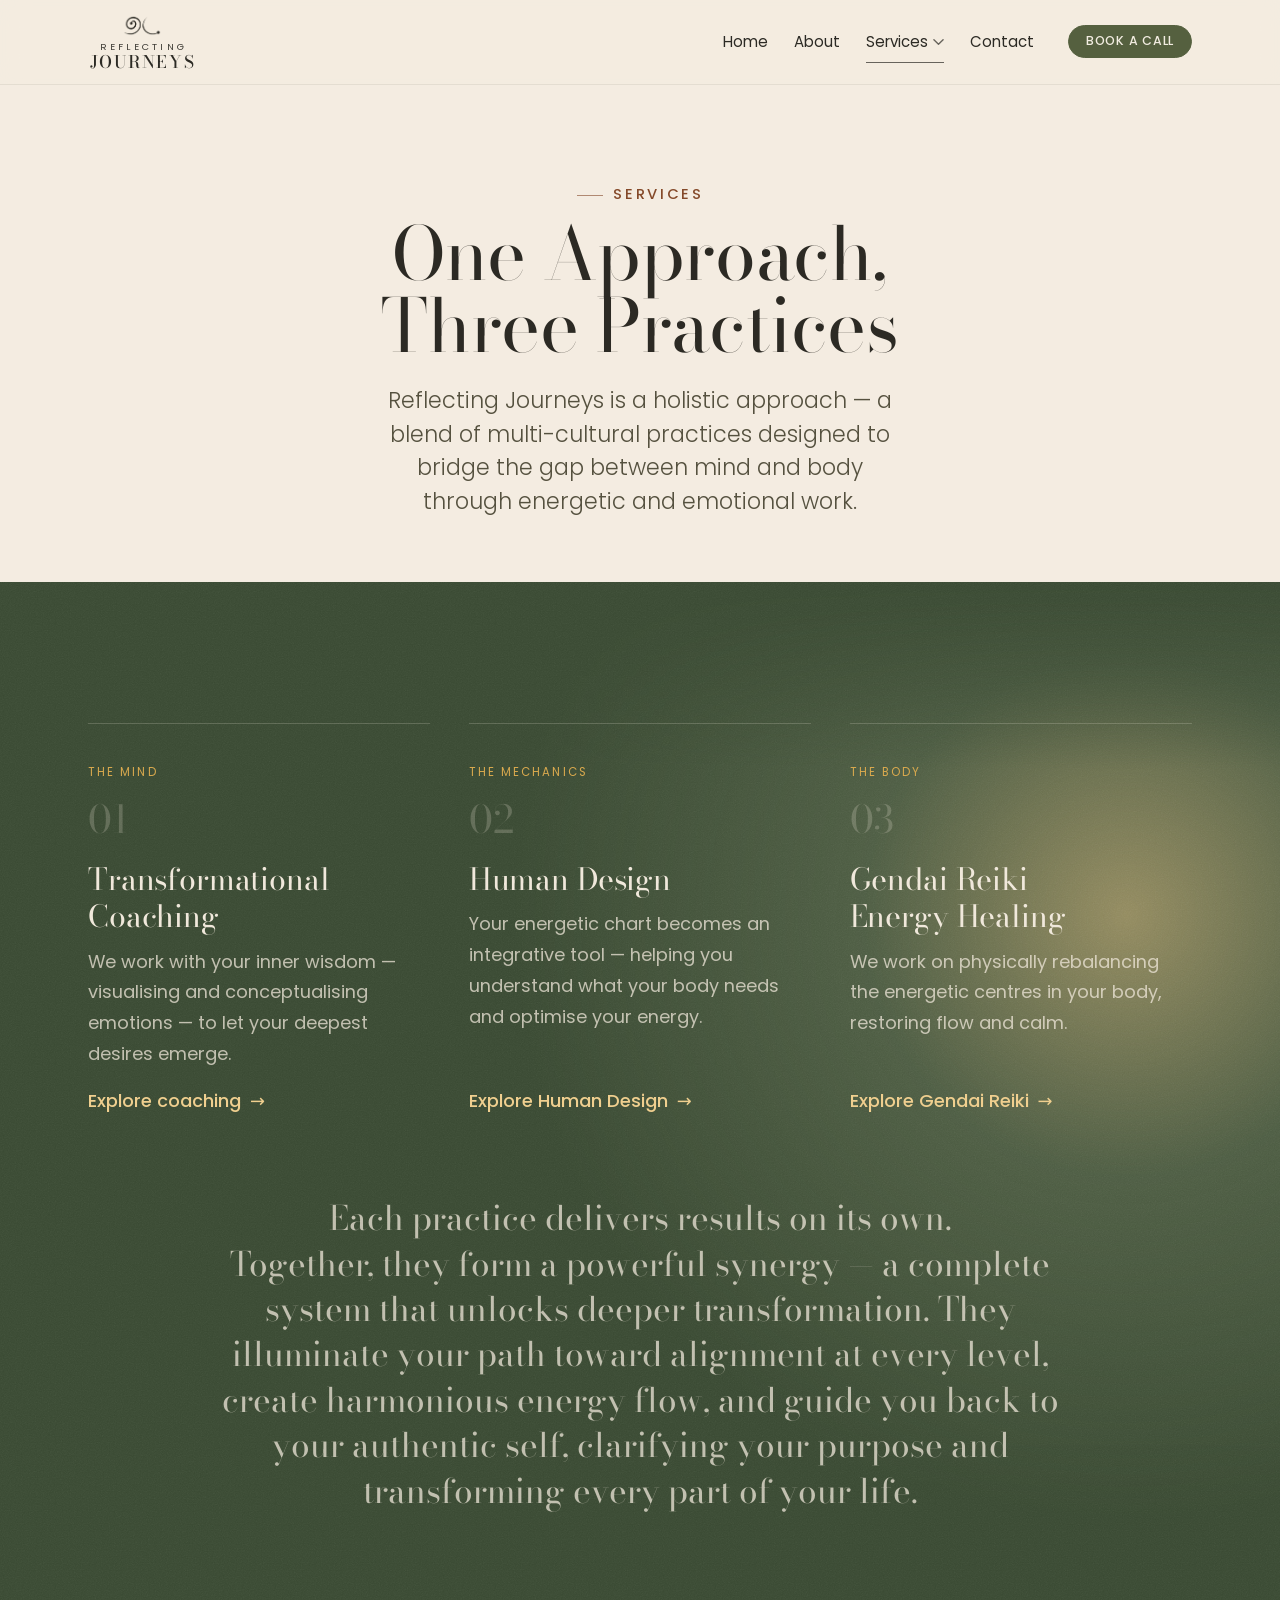
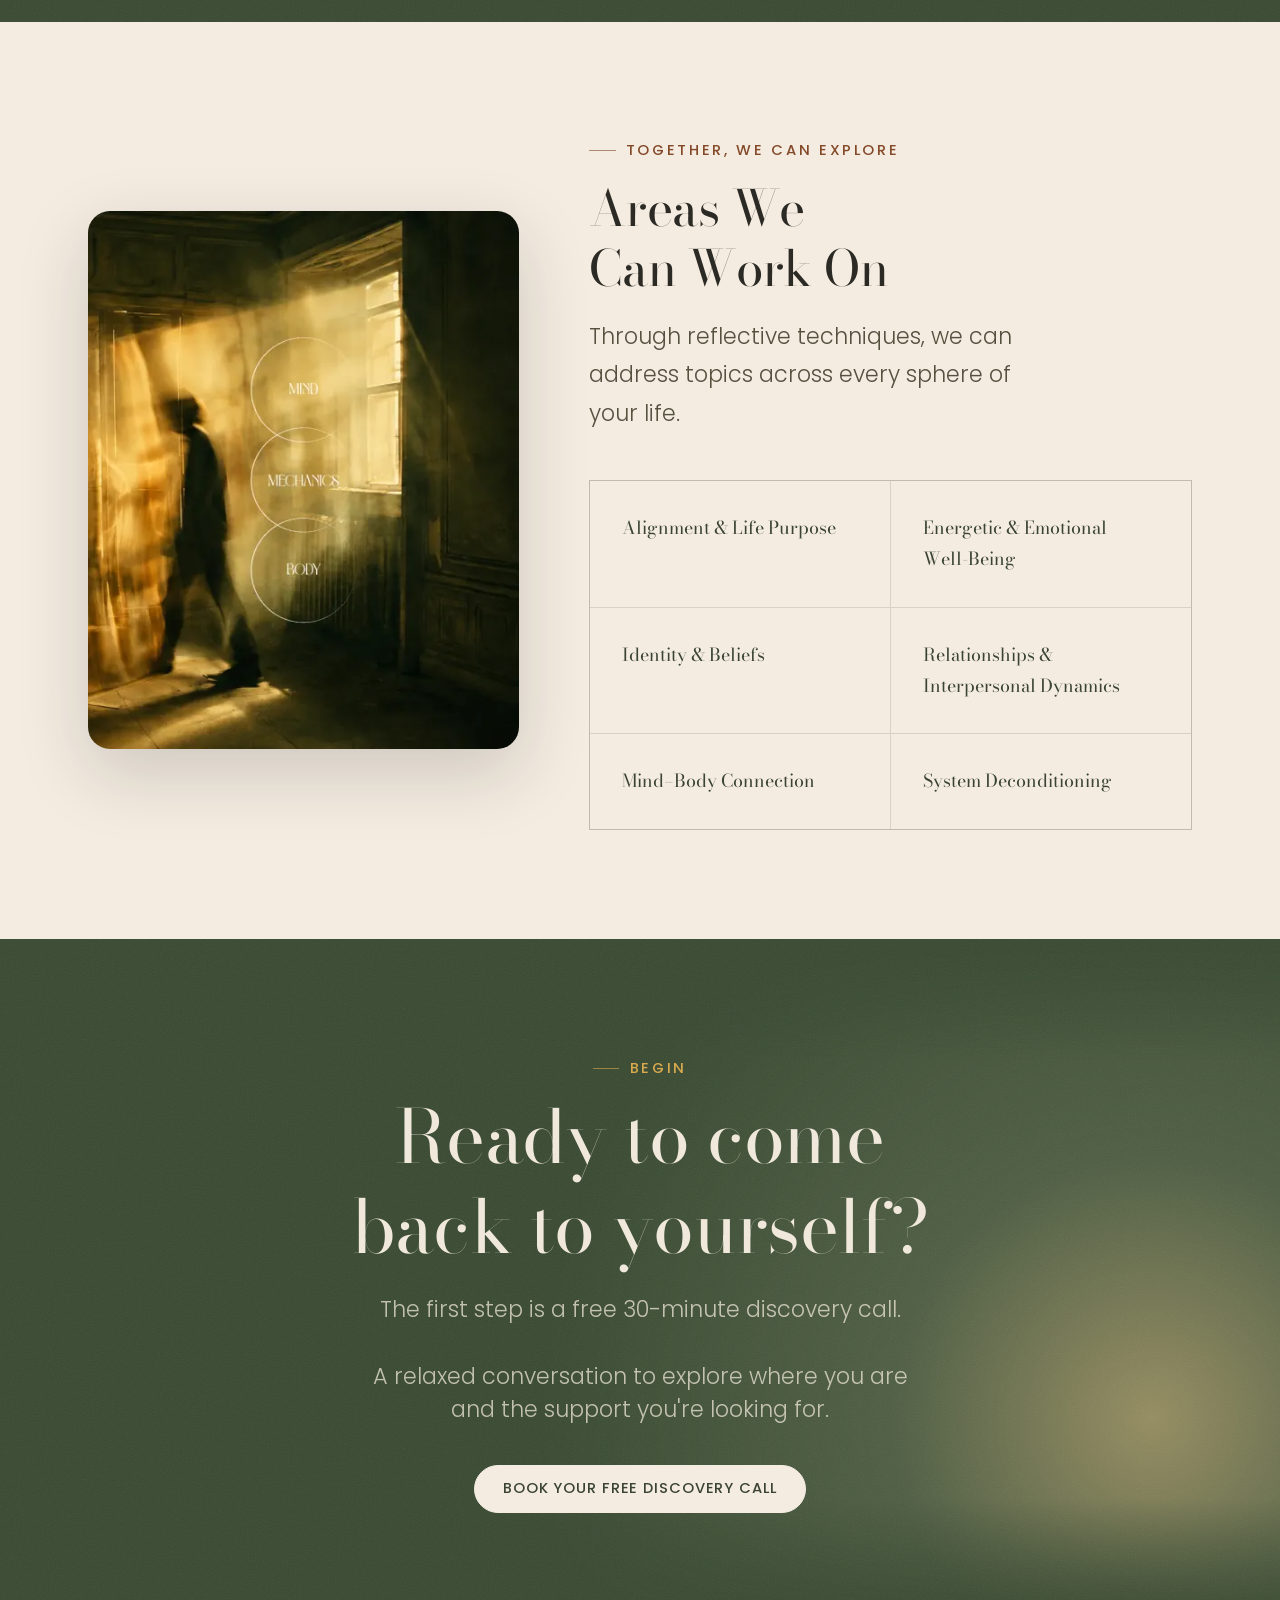
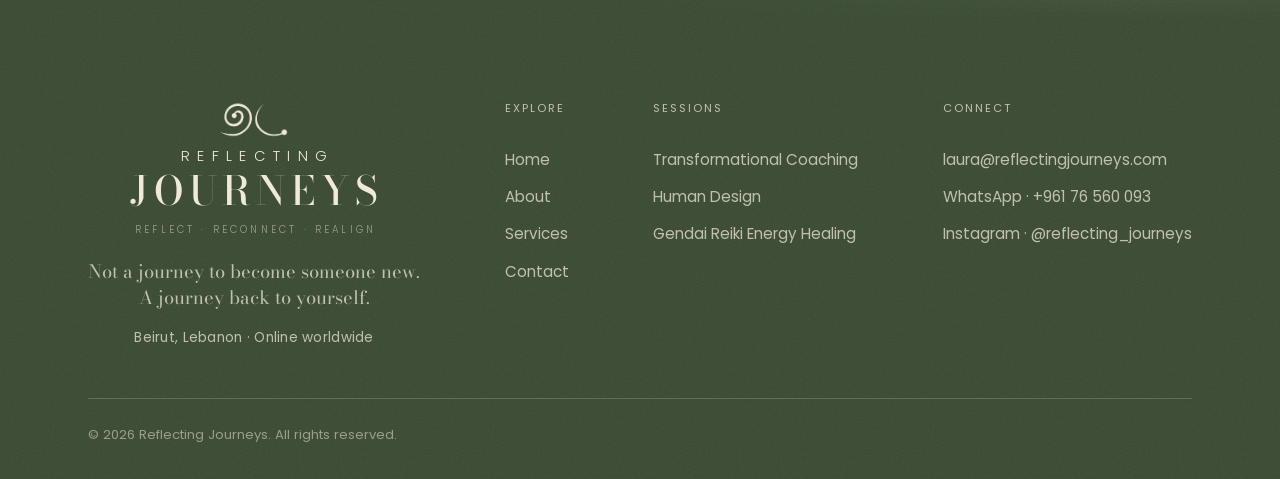
<file: services.html>
<!doctype html>
<html lang="en">
<head>
  <meta charset="utf-8" />
  <meta name="viewport" content="width=device-width, initial-scale=1" />
  <script>document.documentElement.classList.add('js');</script>
  <title>Services — Coaching, Human Design & Gendai Reiki | Reflecting Journeys</title>
  <meta name="description" content="A holistic approach that bridges mind and body through energetic and emotional work — Transformational Coaching, Human Design and Gendai Reiki. Explore how they work independently, and together." />
  <link rel="canonical" href="https://reflecting-journeys.netlify.app/services" />

  <!-- Open Graph / social -->
  <meta property="og:type" content="website" />
  <meta property="og:site_name" content="Reflecting Journeys" />
  <meta property="og:title" content="Services — Coaching, Human Design & Gendai Reiki | Reflecting Journeys" />
  <meta property="og:description" content="A holistic approach that bridges mind and body through energetic and emotional work — Transformational Coaching, Human Design and Gendai Reiki. Explore how they work independently, and together." />
  <meta property="og:url" content="https://reflecting-journeys.netlify.app/services" />
  <meta property="og:image" content="https://reflecting-journeys.netlify.app/images/og-share.jpg" />
  <meta property="og:image:width" content="1200" />
  <meta property="og:image:height" content="630" />
  <meta property="og:image:alt" content="Reflecting Journeys — Laura Brambilla. Not a journey to become someone new. A journey back to yourself." />
  <meta name="twitter:card" content="summary_large_image" />
  <meta name="twitter:image" content="https://reflecting-journeys.netlify.app/images/og-share.jpg" />

  <!-- Icons -->
  <link rel="icon" href="/favicon.ico" sizes="32x32" />
  <link rel="icon" href="/images/icons/favicon.svg" type="image/svg+xml" />
  <link rel="apple-touch-icon" href="/apple-touch-icon.png" />
  <link rel="manifest" href="/site.webmanifest" />
  <meta name="theme-color" content="#3a4a33" />

  <!-- Fonts: self-hosted in /fonts (see top of styles.css) -->
  <link rel="preload" href="/fonts/bodonimoda-normal-400-600-latin.woff2" as="font" type="font/woff2" crossorigin />
  <link rel="preload" href="/fonts/poppins-normal-400-latin.woff2" as="font" type="font/woff2" crossorigin />
  <!-- Faster page changes: start loading a page when its link is hovered/pressed (Chrome, Edge). -->
  <script type="speculationrules">{"prefetch":[{"where":{"and":[{"href_matches":"/*"},{"not":{"href_matches":"/admin/*"}}]},"eagerness":"moderate"}]}</script>
  <link rel="stylesheet" href="styles.css" />
  <link rel="stylesheet" href="brand.css" />

  <!-- Styles -->

</head>
<body class="">
  <a class="skip-link" href="#main">Skip to content</a>
  <header class="site-header" data-header>
    <div class="site-header__inner container container--wide">
      <a class="logo" href="index.html" aria-label="Reflecting Journeys — home">
        <span class="logo__mark" aria-hidden="true"></span>
        <span class="logo__word" aria-hidden="true">
          <span class="logo__word-top">Reflecting</span>
          <span class="logo__word-bottom">Journeys</span>
        </span>
      </a>

      <nav class="nav" id="primary-nav" aria-label="Primary">
        <ul class="nav__list">
          <li><a data-nav="home" href="index.html">Home</a></li>
          <li><a data-nav="about" href="about.html">About</a></li>
          <li class="nav__item-has-sub" data-submenu>
            <a data-nav="services" href="services.html" class="nav__sub-toggle is-current" aria-haspopup="true" aria-expanded="false" aria-current="page">
              Services
              <svg class="nav__chev" viewBox="0 0 12 8" width="11" height="8" aria-hidden="true"><path d="M1 1.5 6 6.5 11 1.5" fill="none" stroke="currentColor" stroke-width="1.5" stroke-linecap="round" stroke-linejoin="round"/></svg>
            </a>
            <div class="nav__sub" role="menu">
              <span class="nav__sub-label">The Reflecting Journey</span>
              <a role="menuitem" href="coaching.html" class="nav__sub-link">
                <span class="nav__sub-num">01</span>
                <span><span class="nav__sub-title">Transformational Coaching</span><span class="nav__sub-desc">The Mind&nbsp;— Reflect</span></span>
              </a>
              <a role="menuitem" href="human-design.html" class="nav__sub-link">
                <span class="nav__sub-num">02</span>
                <span><span class="nav__sub-title">Human Design</span><span class="nav__sub-desc">The Mechanics&nbsp;— Reconnect</span></span>
              </a>
              <a role="menuitem" href="reiki.html" class="nav__sub-link">
                <span class="nav__sub-num">03</span>
                <span><span class="nav__sub-title">Gendai Reiki Energy Healing</span><span class="nav__sub-desc">The Body&nbsp;— Realign</span></span>
              </a>
              <a role="menuitem" href="services.html" class="nav__sub-all link">All services <span class="link__arrow" aria-hidden="true">→</span></a>
            </div>
          </li>
          <li><a data-nav="contact" href="contact.html">Contact</a></li>
        </ul>
        <a class="btn btn--primary btn--sm nav__cta" href="contact.html#book">Book a Call</a>
      </nav>

      <button class="nav-toggle" aria-expanded="false" aria-controls="primary-nav" aria-label="Open menu" data-nav-toggle>
        <span></span><span></span>
      </button>
    </div>
  </header>

  <main id="main">


  <!-- ============ PAGE HERO ============ -->
  <section class="page-hero page-hero--center bg-cream">
    <div class="container container--text text-center" data-reveal>
      <p class="eyebrow is-centered">Services</p>
      <h1 class="page-hero__title font-display">One Approach,<br />Three Practices</h1>
      <p class="lead page-hero__lead mx-auto">Reflecting Journeys is a holistic approach&nbsp;— a blend of multi-cultural practices designed to bridge the gap between mind and body through energetic and emotional work.</p>
    </div>
  </section>

  <!-- ============ THE THREE ELEMENTS ============ -->
  <section class="section triad bg-deepest grain bloom on-dark" aria-labelledby="triad-title">
    <div class="container">
      <h2 id="triad-title" class="visually-hidden">The three elements</h2>
      <ol class="triad__list">
        <li class="triad__item" data-reveal>
          <span class="triad__tag">The mind</span>
          <span class="triad__num font-display">01</span>
          <h3 class="triad__title font-display">Transformational Coaching</h3>
          <p class="triad__text">We work with your inner wisdom&nbsp;— visualising and conceptualising emotions&nbsp;— to let your deepest desires emerge.</p>
          <a class="link" href="coaching.html">Explore coaching <span class="link__arrow" aria-hidden="true">→</span></a>
        </li>
        <li class="triad__item" data-reveal data-reveal-delay="0.12s">
          <span class="triad__tag">The mechanics</span>
          <span class="triad__num font-display">02</span>
          <h3 class="triad__title font-display">Human Design</h3>
          <p class="triad__text">Your energetic chart becomes an integrative tool&nbsp;— helping you understand what your body needs and optimise your energy.</p>
          <a class="link" href="human-design.html">Explore Human Design <span class="link__arrow" aria-hidden="true">→</span></a>
        </li>
        <li class="triad__item" data-reveal data-reveal-delay="0.24s">
          <span class="triad__tag">The body</span>
          <span class="triad__num font-display">03</span>
          <h3 class="triad__title font-display">Gendai Reiki Energy Healing</h3>
          <p class="triad__text">We work on physically rebalancing the energetic centres in your body, restoring flow and calm.</p>
          <a class="link" href="reiki.html">Explore Gendai Reiki <span class="link__arrow" aria-hidden="true">→</span></a>
        </li>
      </ol>
      <p class="triad__note font-display" data-reveal>Each practice delivers results on its own.<br />Together, they form a powerful synergy&nbsp;— a complete system that unlocks deeper transformation. They illuminate your path toward alignment at every level, create harmonious energy flow, and guide you back to your authentic self, clarifying your purpose and transforming every part of your life.</p>
    </div>
  </section>

  <!-- Desktop: image beside its text; phones: stacked exactly as before -->
  <div class="duo duo--cream duo--poster-first">
    <!-- ============ MIND · MECHANICS · BODY (brand visual) ============ -->
    <section class="poster-moment poster-moment--wide bg-cream">
      <div class="container">
        <figure class="poster-figure" data-reveal>
          <img src="images/brand/mind-mechanics-body.webp" srcset="images/resp/mind-mechanics-body-480.webp 480w, images/resp/mind-mechanics-body-720.webp 720w, images/resp/mind-mechanics-body-960.webp 960w" sizes="(max-width: 800px) 92vw, 460px" alt="Mind, mechanics and body — the three levels of the Reflecting Journey" loading="lazy" decoding="async" />
        </figure>
      </div>
    </section>
  
    <!-- ============ AREAS WE CAN EXPLORE ============ -->
    <section class="section bg-cream" aria-labelledby="areas-title">
      <div class="container">
        <div class="section-heading is-centered" data-reveal>
          <p class="eyebrow is-centered">Together, we can explore</p>
          <h2 id="areas-title" class="section-heading__title">Areas We Can Work On</h2>
          <p class="section-heading__intro">Through reflective techniques, we can address topics across every sphere of your life.</p>
        </div>
        <ul class="areas areas--unnumbered" data-stagger data-reveal>
          <li>Alignment &amp; Life Purpose</li>
          <li>Energetic &amp; Emotional Well-Being</li>
          <li>Identity &amp; Beliefs</li>
          <li>Relationships &amp; Interpersonal Dynamics</li>
          <li>Mind–Body Connection</li>
          <li>System Deconditioning</li>
        </ul>
      </div>
    </section>
  </div>

  <!-- ============ CTA ============ -->
  <section class="section booking-cta bg-deepest grain bloom bloom--bottom-right on-dark" aria-labelledby="booking-cta-title">
    <div class="container container--text text-center">
      <p class="eyebrow is-centered" data-reveal>Begin</p>
      <h2 id="booking-cta-title" class="booking-cta__title" data-reveal>Ready to come back to yourself?</h2>
      <p class="lead booking-cta__lead" data-reveal>
        The first step is a free <span class="nowrap">30-minute</span> discovery call.<br /><br />
        A relaxed conversation to explore where you are and the support you're looking for.
      </p>
      <div class="booking-cta__actions" data-reveal>
        <a class="btn btn--primary" href="contact.html#book">Book your free discovery call</a>
      </div>
    </div>
  </section>


  </main>
  <footer class="site-footer bg-deepest grain on-dark" role="contentinfo">
    <div class="container container--wide">
      <div class="site-footer__top">
        <div class="site-footer__brand">
          <a class="logo-lockup logo--footer" href="index.html" aria-label="Reflecting Journeys — home">
            <span class="logo-lockup__mark" aria-hidden="true"></span>
            <span class="logo-lockup__reflecting">Reflecting</span>
            <span class="logo-lockup__journeys">Journeys</span>
            <span class="logo-lockup__tag">Reflect · Reconnect · Realign</span>
          </a>
          <p class="site-footer__tag">Not a journey to become someone new.<br />A journey back to yourself.</p>
          <p class="site-footer__loc">Beirut, Lebanon · Online worldwide</p>
        </div>

        <nav class="site-footer__nav" aria-label="Footer">
          <p class="site-footer__col-label">Explore</p>
          <a href="index.html">Home</a>
          <a href="about.html">About</a>
          <a href="services.html">Services</a>
          <a href="contact.html">Contact</a>
        </nav>

        <nav class="site-footer__nav" aria-label="Services">
          <p class="site-footer__col-label">Sessions</p>
          <a href="coaching.html">Transformational Coaching</a>
          <a href="human-design.html">Human Design</a>
          <a href="reiki.html">Gendai Reiki Energy Healing</a>
        </nav>

        <div class="site-footer__connect">
          <p class="site-footer__col-label">Connect</p>
          <a href="mailto:laura@reflectingjourneys.com" class="site-footer__contact">laura@reflectingjourneys.com</a>
          <a href="https://wa.me/96176560093" target="_blank" rel="noopener" class="site-footer__contact">WhatsApp · +961 76 560 093</a>
          <a href="https://instagram.com/reflecting_journeys" target="_blank" rel="noopener" class="site-footer__contact">Instagram · @reflecting_journeys</a>
        </div>
      </div>

      <div class="site-footer__base">
        <p>© <span data-year>2026</span> Reflecting Journeys. All rights reserved.</p>
      </div>
    </div>
  </footer>

  <script src="script.js" defer></script>

</body>
</html>
</file>
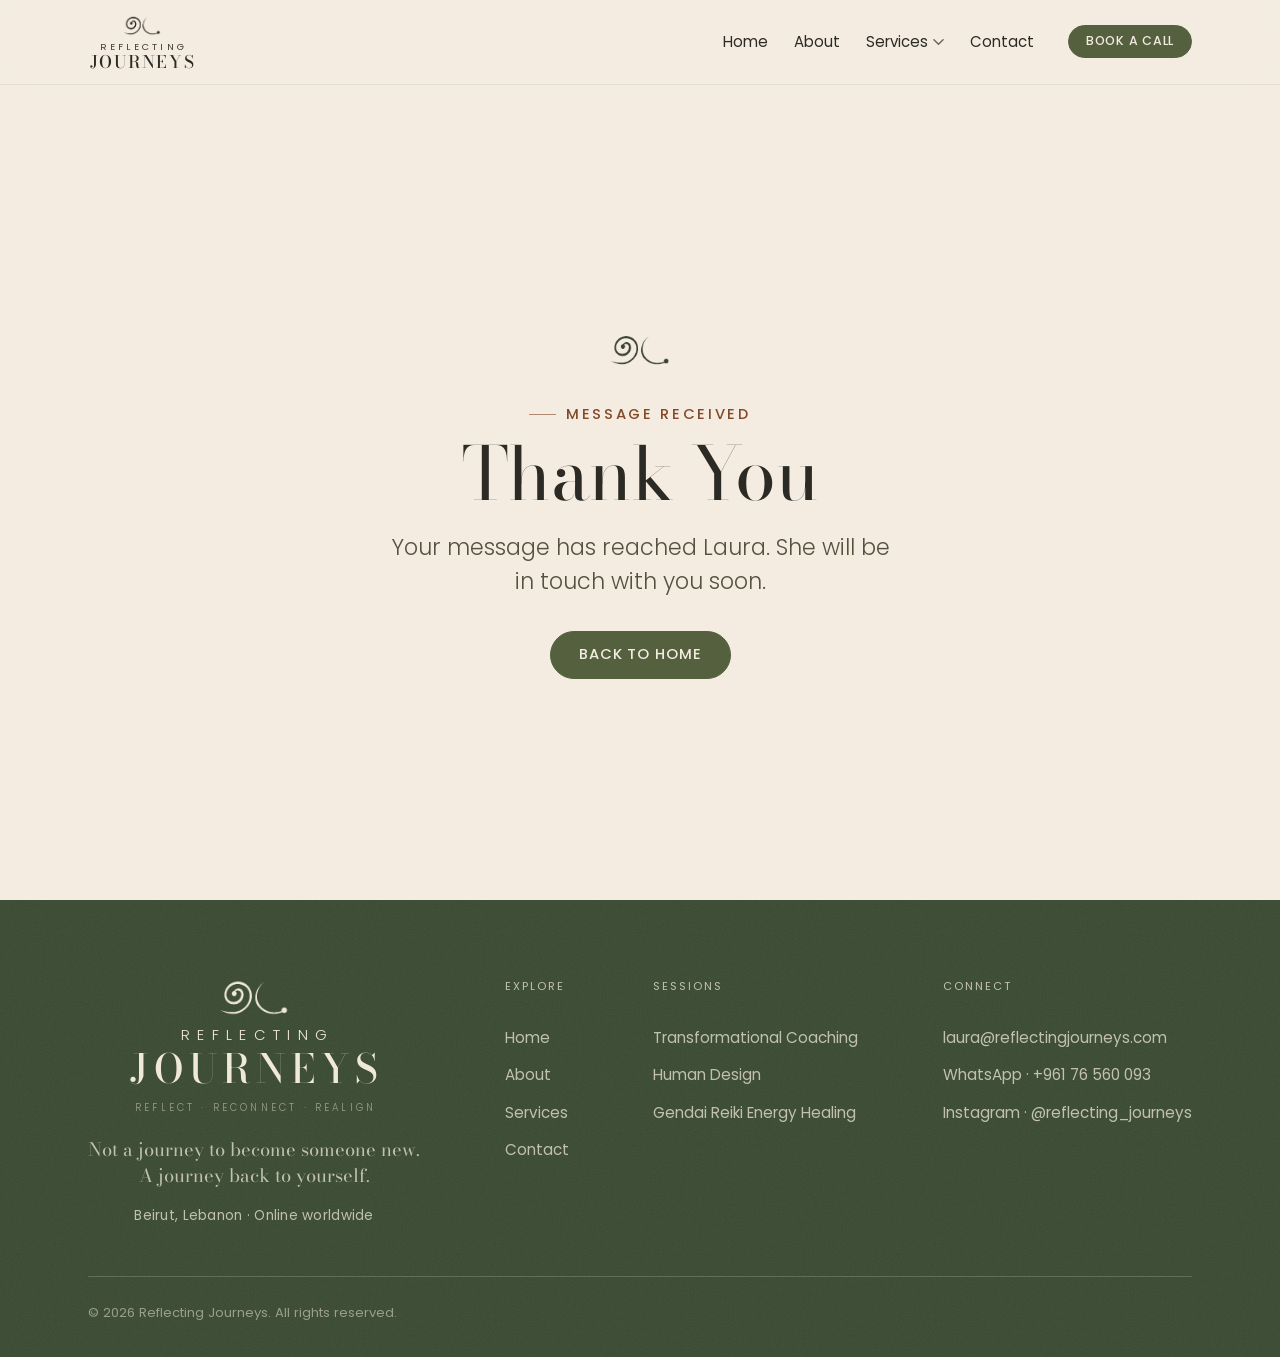
<file: thanks.html>
<!doctype html>
<html lang="en">
<head>
  <meta charset="utf-8" />
  <meta name="viewport" content="width=device-width, initial-scale=1" />
  <script>document.documentElement.classList.add('js');</script>
  <title>Thank You | Reflecting Journeys</title>
  <meta name="description" content="Thank you — your message has reached Laura Brambilla at Reflecting Journeys." />
  <meta name="robots" content="noindex" />

  <!-- Open Graph / social -->
  <meta property="og:type" content="website" />
  <meta property="og:site_name" content="Reflecting Journeys" />
  <meta property="og:title" content="Thank You | Reflecting Journeys" />
  <meta property="og:description" content="Thank you — your message has reached Laura Brambilla at Reflecting Journeys." />
  <meta property="og:url" content="https://reflecting-journeys.netlify.app/thanks" />
  <meta property="og:image" content="https://reflecting-journeys.netlify.app/images/og-share.jpg" />
  <meta property="og:image:width" content="1200" />
  <meta property="og:image:height" content="630" />
  <meta property="og:image:alt" content="Reflecting Journeys — Laura Brambilla. Not a journey to become someone new. A journey back to yourself." />
  <meta name="twitter:card" content="summary_large_image" />
  <meta name="twitter:image" content="https://reflecting-journeys.netlify.app/images/og-share.jpg" />

  <!-- Icons -->
  <link rel="icon" href="/favicon.ico" sizes="32x32" />
  <link rel="icon" href="/images/icons/favicon.svg" type="image/svg+xml" />
  <link rel="apple-touch-icon" href="/apple-touch-icon.png" />
  <link rel="manifest" href="/site.webmanifest" />
  <meta name="theme-color" content="#3a4a33" />

  <!-- Fonts: self-hosted in /fonts (see top of styles.css) -->
  <link rel="preload" href="/fonts/bodonimoda-normal-400-600-latin.woff2" as="font" type="font/woff2" crossorigin />
  <link rel="preload" href="/fonts/poppins-normal-400-latin.woff2" as="font" type="font/woff2" crossorigin />
  <!-- Faster page changes: start loading a page when its link is hovered/pressed (Chrome, Edge). -->
  <script type="speculationrules">{"prefetch":[{"where":{"and":[{"href_matches":"/*"},{"not":{"href_matches":"/admin/*"}}]},"eagerness":"moderate"}]}</script>
  <link rel="stylesheet" href="styles.css" />
  <link rel="stylesheet" href="brand.css" />

  <!-- Styles -->

</head>
<body class="">
  <a class="skip-link" href="#main">Skip to content</a>
  <header class="site-header" data-header>
    <div class="site-header__inner container container--wide">
      <a class="logo" href="index.html" aria-label="Reflecting Journeys — home">
        <span class="logo__mark" aria-hidden="true"></span>
        <span class="logo__word" aria-hidden="true">
          <span class="logo__word-top">Reflecting</span>
          <span class="logo__word-bottom">Journeys</span>
        </span>
      </a>

      <nav class="nav" id="primary-nav" aria-label="Primary">
        <ul class="nav__list">
          <li><a data-nav="home" href="index.html">Home</a></li>
          <li><a data-nav="about" href="about.html">About</a></li>
          <li class="nav__item-has-sub" data-submenu>
            <a data-nav="services" href="services.html" class="nav__sub-toggle" aria-haspopup="true" aria-expanded="false">
              Services
              <svg class="nav__chev" viewBox="0 0 12 8" width="11" height="8" aria-hidden="true"><path d="M1 1.5 6 6.5 11 1.5" fill="none" stroke="currentColor" stroke-width="1.5" stroke-linecap="round" stroke-linejoin="round"/></svg>
            </a>
            <div class="nav__sub" role="menu">
              <span class="nav__sub-label">The Reflecting Journey</span>
              <a role="menuitem" href="coaching.html" class="nav__sub-link">
                <span class="nav__sub-num">01</span>
                <span><span class="nav__sub-title">Transformational Coaching</span><span class="nav__sub-desc">The Mind&nbsp;— Reflect</span></span>
              </a>
              <a role="menuitem" href="human-design.html" class="nav__sub-link">
                <span class="nav__sub-num">02</span>
                <span><span class="nav__sub-title">Human Design</span><span class="nav__sub-desc">The Mechanics&nbsp;— Reconnect</span></span>
              </a>
              <a role="menuitem" href="reiki.html" class="nav__sub-link">
                <span class="nav__sub-num">03</span>
                <span><span class="nav__sub-title">Gendai Reiki Energy Healing</span><span class="nav__sub-desc">The Body&nbsp;— Realign</span></span>
              </a>
              <a role="menuitem" href="services.html" class="nav__sub-all link">All services <span class="link__arrow" aria-hidden="true">→</span></a>
            </div>
          </li>
          <li><a data-nav="contact" href="contact.html">Contact</a></li>
        </ul>
        <a class="btn btn--primary btn--sm nav__cta" href="contact.html#book">Book a Call</a>
      </nav>

      <button class="nav-toggle" aria-expanded="false" aria-controls="primary-nav" aria-label="Open menu" data-nav-toggle>
        <span></span><span></span>
      </button>
    </div>
  </header>

  <main id="main">

  <!-- ============ THANK YOU (form success page) ============ -->
  <section class="page-hero page-hero--center bg-cream thanks">
    <div class="container container--text text-center" data-reveal>
      <span class="thanks__mark" aria-hidden="true"></span>
      <p class="eyebrow is-centered">Message received</p>
      <h1 class="page-hero__title font-display">Thank You</h1>
      <p class="lead page-hero__lead thanks__lead">Your message has reached Laura. She will be in touch with you soon.</p>
      <a class="btn btn--primary thanks__btn" href="index.html">Back to home</a>
    </div>
  </section>

  </main>
  <footer class="site-footer bg-deepest grain on-dark" role="contentinfo">
    <div class="container container--wide">
      <div class="site-footer__top">
        <div class="site-footer__brand">
          <a class="logo-lockup logo--footer" href="index.html" aria-label="Reflecting Journeys — home">
            <span class="logo-lockup__mark" aria-hidden="true"></span>
            <span class="logo-lockup__reflecting">Reflecting</span>
            <span class="logo-lockup__journeys">Journeys</span>
            <span class="logo-lockup__tag">Reflect · Reconnect · Realign</span>
          </a>
          <p class="site-footer__tag">Not a journey to become someone new.<br />A journey back to yourself.</p>
          <p class="site-footer__loc">Beirut, Lebanon · Online worldwide</p>
        </div>

        <nav class="site-footer__nav" aria-label="Footer">
          <p class="site-footer__col-label">Explore</p>
          <a href="index.html">Home</a>
          <a href="about.html">About</a>
          <a href="services.html">Services</a>
          <a href="contact.html">Contact</a>
        </nav>

        <nav class="site-footer__nav" aria-label="Services">
          <p class="site-footer__col-label">Sessions</p>
          <a href="coaching.html">Transformational Coaching</a>
          <a href="human-design.html">Human Design</a>
          <a href="reiki.html">Gendai Reiki Energy Healing</a>
        </nav>

        <div class="site-footer__connect">
          <p class="site-footer__col-label">Connect</p>
          <a href="mailto:laura@reflectingjourneys.com" class="site-footer__contact">laura@reflectingjourneys.com</a>
          <a href="https://wa.me/96176560093" target="_blank" rel="noopener" class="site-footer__contact">WhatsApp · +961 76 560 093</a>
          <a href="https://instagram.com/reflecting_journeys" target="_blank" rel="noopener" class="site-footer__contact">Instagram · @reflecting_journeys</a>
        </div>
      </div>

      <div class="site-footer__base">
        <p>© <span data-year>2026</span> Reflecting Journeys. All rights reserved.</p>
      </div>
    </div>
  </footer>

  <script src="script.js" defer></script>

</body>
</html>
</file>
<file: styles.css>
/* Fonts — self-hosted (Latin + symbols subsets of Bodoni Moda and Poppins) */
@font-face {
  font-family: 'Bodoni Moda'; font-style: italic; font-weight: 400 500; font-display: swap;
  src: url('/fonts/bodonimoda-italic-400-500-symbols.woff2') format('woff2');
  unicode-range: U+0001-000C, U+000E-001F, U+007F-009F, U+20DD-20E0, U+20E2-20E4, U+2150-218F, U+2190, U+2192, U+2194-2199, U+21AF, U+21E6-21F0, U+21F3, U+2218-2219, U+2299, U+22C4-22C6, U+2300-243F, U+2440-244A, U+2460-24FF, U+25A0-27BF, U+2800-28FF, U+2921-2922, U+2981, U+29BF, U+29EB, U+2B00-2BFF, U+4DC0-4DFF, U+FFF9-FFFB, U+10140-1018E, U+10190-1019C, U+101A0, U+101D0-101FD, U+102E0-102FB, U+10E60-10E7E, U+1D2C0-1D2D3, U+1D2E0-1D37F, U+1F000-1F0FF, U+1F100-1F1AE, U+1F1E6-1F1FF, U+1F30D-1F30F, U+1F315, U+1F31C, U+1F31E, U+1F320-1F32C, U+1F336, U+1F378, U+1F37D, U+1F382, U+1F393-1F39F, U+1F3A7-1F3A8, U+1F3AC-1F3AF, U+1F3C2, U+1F3C4-1F3C6, U+1F3CA-1F3CE, U+1F3D4-1F3E0, U+1F3ED, U+1F3F1-1F3F3, U+1F3F5-1F3F7, U+1F408, U+1F415, U+1F41F, U+1F426, U+1F43F, U+1F441-1F442, U+1F444, U+1F446-1F449, U+1F44C-1F44E, U+1F453, U+1F46A, U+1F47D, U+1F4A3, U+1F4B0, U+1F4B3, U+1F4B9, U+1F4BB, U+1F4BF, U+1F4C8-1F4CB, U+1F4D6, U+1F4DA, U+1F4DF, U+1F4E3-1F4E6, U+1F4EA-1F4ED, U+1F4F7, U+1F4F9-1F4FB, U+1F4FD-1F4FE, U+1F503, U+1F507-1F50B, U+1F50D, U+1F512-1F513, U+1F53E-1F54A, U+1F54F-1F5FA, U+1F610, U+1F650-1F67F, U+1F687, U+1F68D, U+1F691, U+1F694, U+1F698, U+1F6AD, U+1F6B2, U+1F6B9-1F6BA, U+1F6BC, U+1F6C6-1F6CF, U+1F6D3-1F6D7, U+1F6E0-1F6EA, U+1F6F0-1F6F3, U+1F6F7-1F6FC, U+1F700-1F80B, U+1F810-1F847, U+1F850-1F859, U+1F860-1F887, U+1F890-1F8AD, U+1F8B0-1F8BB, U+1F8C0-1F8C1, U+1F8D0-1F8D8, U+1F900-1F90B, U+1F93B, U+1F946, U+1F984, U+1F996, U+1F9E9, U+1FA00-1FA6F, U+1FA70-1FA7C, U+1FA80-1FAC6, U+1FAC8, U+1FACC-1FADD, U+1FADF-1FAEB, U+1FAEF-1FAFA, U+1FB00-1FBFF;
}
@font-face {
  font-family: 'Bodoni Moda'; font-style: italic; font-weight: 400 500; font-display: swap;
  src: url('/fonts/bodonimoda-italic-400-500-latin.woff2') format('woff2');
  unicode-range: U+0000-00FF, U+0131, U+0152-0153, U+02BB-02BC, U+02C6, U+02DA, U+02DC, U+0304, U+0308, U+0329, U+2000-206F, U+20AC, U+2122, U+2191, U+2193, U+2212, U+2215, U+FEFF, U+FFFD;
}
@font-face {
  font-family: 'Bodoni Moda'; font-style: normal; font-weight: 400 600; font-display: swap;
  src: url('/fonts/bodonimoda-normal-400-600-symbols.woff2') format('woff2');
  unicode-range: U+0001-000C, U+000E-001F, U+007F-009F, U+20DD-20E0, U+20E2-20E4, U+2150-218F, U+2190, U+2192, U+2194-2199, U+21AF, U+21E6-21F0, U+21F3, U+2218-2219, U+2299, U+22C4-22C6, U+2300-243F, U+2440-244A, U+2460-24FF, U+25A0-27BF, U+2800-28FF, U+2921-2922, U+2981, U+29BF, U+29EB, U+2B00-2BFF, U+4DC0-4DFF, U+FFF9-FFFB, U+10140-1018E, U+10190-1019C, U+101A0, U+101D0-101FD, U+102E0-102FB, U+10E60-10E7E, U+1D2C0-1D2D3, U+1D2E0-1D37F, U+1F000-1F0FF, U+1F100-1F1AE, U+1F1E6-1F1FF, U+1F30D-1F30F, U+1F315, U+1F31C, U+1F31E, U+1F320-1F32C, U+1F336, U+1F378, U+1F37D, U+1F382, U+1F393-1F39F, U+1F3A7-1F3A8, U+1F3AC-1F3AF, U+1F3C2, U+1F3C4-1F3C6, U+1F3CA-1F3CE, U+1F3D4-1F3E0, U+1F3ED, U+1F3F1-1F3F3, U+1F3F5-1F3F7, U+1F408, U+1F415, U+1F41F, U+1F426, U+1F43F, U+1F441-1F442, U+1F444, U+1F446-1F449, U+1F44C-1F44E, U+1F453, U+1F46A, U+1F47D, U+1F4A3, U+1F4B0, U+1F4B3, U+1F4B9, U+1F4BB, U+1F4BF, U+1F4C8-1F4CB, U+1F4D6, U+1F4DA, U+1F4DF, U+1F4E3-1F4E6, U+1F4EA-1F4ED, U+1F4F7, U+1F4F9-1F4FB, U+1F4FD-1F4FE, U+1F503, U+1F507-1F50B, U+1F50D, U+1F512-1F513, U+1F53E-1F54A, U+1F54F-1F5FA, U+1F610, U+1F650-1F67F, U+1F687, U+1F68D, U+1F691, U+1F694, U+1F698, U+1F6AD, U+1F6B2, U+1F6B9-1F6BA, U+1F6BC, U+1F6C6-1F6CF, U+1F6D3-1F6D7, U+1F6E0-1F6EA, U+1F6F0-1F6F3, U+1F6F7-1F6FC, U+1F700-1F80B, U+1F810-1F847, U+1F850-1F859, U+1F860-1F887, U+1F890-1F8AD, U+1F8B0-1F8BB, U+1F8C0-1F8C1, U+1F8D0-1F8D8, U+1F900-1F90B, U+1F93B, U+1F946, U+1F984, U+1F996, U+1F9E9, U+1FA00-1FA6F, U+1FA70-1FA7C, U+1FA80-1FAC6, U+1FAC8, U+1FACC-1FADD, U+1FADF-1FAEB, U+1FAEF-1FAFA, U+1FB00-1FBFF;
}
@font-face {
  font-family: 'Bodoni Moda'; font-style: normal; font-weight: 400 600; font-display: swap;
  src: url('/fonts/bodonimoda-normal-400-600-latin.woff2') format('woff2');
  unicode-range: U+0000-00FF, U+0131, U+0152-0153, U+02BB-02BC, U+02C6, U+02DA, U+02DC, U+0304, U+0308, U+0329, U+2000-206F, U+20AC, U+2122, U+2191, U+2193, U+2212, U+2215, U+FEFF, U+FFFD;
}
@font-face {
  font-family: 'Poppins'; font-style: italic; font-weight: 400; font-display: swap;
  src: url('/fonts/poppins-italic-400-latin.woff2') format('woff2');
  unicode-range: U+0000-00FF, U+0131, U+0152-0153, U+02BB-02BC, U+02C6, U+02DA, U+02DC, U+0304, U+0308, U+0329, U+2000-206F, U+20AC, U+2122, U+2191, U+2193, U+2212, U+2215, U+FEFF, U+FFFD;
}
@font-face {
  font-family: 'Poppins'; font-style: normal; font-weight: 300; font-display: swap;
  src: url('/fonts/poppins-normal-300-latin.woff2') format('woff2');
  unicode-range: U+0000-00FF, U+0131, U+0152-0153, U+02BB-02BC, U+02C6, U+02DA, U+02DC, U+0304, U+0308, U+0329, U+2000-206F, U+20AC, U+2122, U+2191, U+2193, U+2212, U+2215, U+FEFF, U+FFFD;
}
@font-face {
  font-family: 'Poppins'; font-style: normal; font-weight: 400; font-display: swap;
  src: url('/fonts/poppins-normal-400-latin.woff2') format('woff2');
  unicode-range: U+0000-00FF, U+0131, U+0152-0153, U+02BB-02BC, U+02C6, U+02DA, U+02DC, U+0304, U+0308, U+0329, U+2000-206F, U+20AC, U+2122, U+2191, U+2193, U+2212, U+2215, U+FEFF, U+FFFD;
}
@font-face {
  font-family: 'Poppins'; font-style: normal; font-weight: 500; font-display: swap;
  src: url('/fonts/poppins-normal-500-latin.woff2') format('woff2');
  unicode-range: U+0000-00FF, U+0131, U+0152-0153, U+02BB-02BC, U+02C6, U+02DA, U+02DC, U+0304, U+0308, U+0329, U+2000-206F, U+20AC, U+2122, U+2191, U+2193, U+2212, U+2215, U+FEFF, U+FFFD;
}
@font-face {
  font-family: 'Poppins'; font-style: normal; font-weight: 600; font-display: swap;
  src: url('/fonts/poppins-normal-600-latin.woff2') format('woff2');
  unicode-range: U+0000-00FF, U+0131, U+0152-0153, U+02BB-02BC, U+02C6, U+02DA, U+02DC, U+0304, U+0308, U+0329, U+2000-206F, U+20AC, U+2122, U+2191, U+2193, U+2212, U+2215, U+FEFF, U+FFFD;
}

/* ============================================================
   REFLECTING JOURNEYS — Fonts
   Primary/display = GAMGOTE (brand). Not yet supplied — see below.
   Secondary/body  = POPPINS (loaded via Google Fonts in <head>).
   Temporary display fallback = FRAUNCES (elegant high-contrast serif).
   ============================================================ */

/* ---------------------------------------------------------
   DROP-IN GAMGOTE  ← when Laura provides the font files
   1. Place gamgote.woff2 (+ optional gamgote-italic.woff2) in assets/fonts/
   2. Uncomment the @font-face block below.
   Nothing else changes — "Gamgote" is already first in --font-display.
   ---------------------------------------------------------
@font-face {
  font-family: "Gamgote";
  src: url("fonts/gamgote.woff2") format("woff2");
  font-weight: 400 600;
  font-style: normal;
  font-display: swap;
}
@font-face {
  font-family: "Gamgote";
  src: url("fonts/gamgote-italic.woff2") format("woff2");
  font-weight: 400 600;
  font-style: italic;
  font-display: swap;
}
--------------------------------------------------------- */

/* Display type: Bodoni Moda (elegant editorial fallback for Gamgote).
   Ligatures OFF everywhere on the display face — some pairings (e.g. "fl",
   "fi") rendered awkwardly, so we disable discretionary/standard ligatures. */
.font-display, h1, h2, h3, h4, .h1, .h2, .h3, .display, .title-mixed {
  font-optical-sizing: auto;
  font-variant-ligatures: none;
  font-feature-settings: "liga" 0, "clig" 0, "dlig" 0;
}
/* ============================================================
   REFLECTING JOURNEYS — Design Tokens
   The single source of truth for colour, type, space, motion.
   Derived from "REFLECTING JOURNEYS presentation GREEN" brand deck.
   ============================================================ */

:root {
  /* ---------------------------------------------------------
     1 · RAW PALETTE  (brand deck)
     --------------------------------------------------------- */
  /* Lights — warm cream / blush family */
  --rj-cream:        #f4ece1;  /* main reading paper (softened cream) */
  --rj-cream-2:      #efe4d5;  /* slightly deeper cream */
  --rj-blush:        #f2e0d1;  /* deck blush — warm panel surface */
  --rj-sand:         #e7d7c4;  /* sand / warm border tint */

  /* Sage / olive greens */
  --rj-sage-pale:    #c2cbac;  /* pale sage panels */
  --rj-sage:         #a9b48f;  /* sage */
  --rj-sage-muted:   #838b6c;  /* muted olive */
  --rj-olive:        #55603f;  /* olive */
  --rj-olive-deep:   #3a4430;  /* deep olive — immersive ground */
  --rj-olive-black:  #232a1c;  /* olive-black — deepest ground */

  /* Neutrals / charcoal */
  --rj-charcoal:     #231f20;  /* near-black (deck) */
  --rj-ink:          #2c2a24;  /* body ink on light */
  --rj-ink-soft:     #55513f;  /* secondary text on light (warm) */

  /* Earth accents */
  --rj-brown:        #6e5a44;  /* earthy brown */
  --rj-brown-deep:   #54361d;  /* deep brown */
  --rj-clay:         #844929;  /* clay brown */
  --rj-terracotta:   #a94d25;  /* terracotta accent */
  --rj-honey:        #d9a94e;  /* honey/amber light accent (muted from #fcb74b) */
  --rj-honey-lit:    #f0cf8f;  /* honey highlight */

  /* ---------------------------------------------------------
     2 · SEMANTIC TOKENS  (use THESE in components)
     The site reads as warm light surfaces punctuated by
     deep, immersive dark-olive/charcoal sections.
     --------------------------------------------------------- */
  /* Light surfaces */
  --surface:          var(--rj-cream);      /* default page background */
  --surface-2:        var(--rj-cream-2);    /* alternating band */
  --surface-panel:    var(--rj-blush);      /* raised panel / card on light */
  --surface-sage:     var(--rj-sage-pale);  /* soft sage section */

  /* Dark / immersive surfaces */
  --surface-deep:     #4b5940;              /* immersive branded green (lighter/greener than before) */
  --surface-deepest:  #3a4a33;              /* hero / footer ground — green, not near-black */
  --surface-char:     var(--rj-charcoal);   /* charcoal ground */

  /* Text on light */
  --text:             var(--rj-ink);
  --text-soft:        var(--rj-ink-soft);
  --text-mute:        color-mix(in oklab, var(--rj-ink-soft) 72%, var(--rj-cream));

  /* Text on dark */
  --text-on-dark:        #f0e8db;
  --text-on-dark-soft:   color-mix(in oklab, #f0e8db 74%, transparent);
  --text-on-dark-mute:   color-mix(in oklab, #f0e8db 52%, transparent);

  /* Accents & lines */
  --accent:           var(--rj-olive);      /* primary interactive green */
  --accent-deep:      var(--rj-olive-deep);
  --accent-warm:      var(--rj-clay);       /* warm accent for micro-details */
  --accent-honey:     var(--rj-honey);      /* the "light" accent (sparingly) */
  --line:             color-mix(in oklab, var(--rj-ink) 14%, transparent);
  --line-soft:        color-mix(in oklab, var(--rj-ink) 8%, transparent);
  --line-on-dark:     color-mix(in oklab, #f0e8db 20%, transparent);

  /* Focus ring */
  --focus:            var(--rj-clay);

  /* ---------------------------------------------------------
     3 · TYPOGRAPHY
     Primary/display = Gamgote (fallback Fraunces until file added)
     Secondary/body  = Poppins
     --------------------------------------------------------- */
  --font-display: "Gamgote", "Bodoni Moda", "Didot", "Cormorant Garamond", Georgia, serif;
  --font-body:    "Poppins", -apple-system, BlinkMacSystemFont, "Segoe UI", system-ui, sans-serif;

  /* Fluid type scale — min at 360px, max at ~1440px */
  --step--1: clamp(0.82rem, 0.78rem + 0.18vw, 0.92rem);   /* fine print / captions */
  --step-0:  clamp(1rem, 0.96rem + 0.22vw, 1.12rem);      /* body */
  --step-1:  clamp(1.16rem, 1.08rem + 0.4vw, 1.4rem);     /* lead / large body */
  --step-2:  clamp(1.5rem, 1.3rem + 1vw, 2.1rem);         /* h3 / small headings */
  --step-3:  clamp(2rem, 1.6rem + 2vw, 3.1rem);           /* h2 */
  --step-4:  clamp(2.6rem, 1.9rem + 3.4vw, 4.6rem);       /* h1 */
  --step-5:  clamp(3.2rem, 2rem + 6vw, 7rem);             /* hero / editorial display */

  --leading-tight:  1.08;
  --leading-snug:   1.22;
  --leading-body:   1.72;
  --tracking-wide:  0.18em;   /* eyebrows / small caps */
  --tracking-logo:  0.34em;   /* "REFLECTING" lockup */

  /* ---------------------------------------------------------
     4 · SPACE & LAYOUT
     --------------------------------------------------------- */
  --space-3xs: 0.25rem;
  --space-2xs: 0.5rem;
  --space-xs:  0.75rem;
  --space-sm:  1rem;
  --space-md:  1.5rem;
  --space-lg:  2.5rem;
  --space-xl:  4rem;
  --space-2xl: 6rem;
  --space-3xl: 9rem;

  --section-pad: clamp(4.5rem, 3rem + 8vw, 9rem);   /* vertical section rhythm */

  --container:      1200px;   /* standard content width */
  --container-wide: 1440px;   /* wide editorial */
  --container-text: 68ch;     /* comfortable reading measure */
  --gutter: clamp(1.25rem, 5vw, 3rem);

  /* ---------------------------------------------------------
     5 · RADII, SHADOW, BLUR  (restrained — brand avoids heavy rounding)
     --------------------------------------------------------- */
  --radius-xs: 4px;
  --radius-sm: 8px;
  --radius:    14px;
  --radius-lg: 22px;
  --radius-pill: 999px;

  --shadow-sm: 0 1px 2px color-mix(in oklab, var(--rj-charcoal) 8%, transparent),
               0 6px 18px color-mix(in oklab, var(--rj-charcoal) 6%, transparent);
  --shadow-md: 0 10px 40px color-mix(in oklab, var(--rj-charcoal) 12%, transparent);
  --shadow-lg: 0 24px 70px color-mix(in oklab, var(--rj-charcoal) 18%, transparent);

  /* ---------------------------------------------------------
     6 · MOTION  (subtle, meditative)
     --------------------------------------------------------- */
  --ease-out:   cubic-bezier(0.22, 0.68, 0.28, 1);
  --ease-in-out:cubic-bezier(0.65, 0, 0.35, 1);
  --ease-soft:  cubic-bezier(0.33, 0.02, 0.15, 1);

  --dur-fast:   0.28s;
  --dur:        0.5s;
  --dur-slow:   0.85s;
  --dur-reveal: 1.1s;

  /* ---------------------------------------------------------
     7 · Z-INDEX
     --------------------------------------------------------- */
  --z-base: 1;
  --z-raised: 10;
  --z-header: 100;
  --z-menu: 200;
  --z-overlay: 300;
}

/* Fine film-grain texture (inline SVG turbulence) for organic dark sections */
:root {
  --grain-tex: url("data:image/svg+xml,%3Csvg xmlns='http://www.w3.org/2000/svg' width='220' height='220'%3E%3Cfilter id='n'%3E%3CfeTurbulence type='fractalNoise' baseFrequency='0.85' numOctaves='2' stitchTiles='stitch'/%3E%3CfeColorMatrix type='saturate' values='0'/%3E%3C/filter%3E%3Crect width='100%25' height='100%25' filter='url(%23n)' opacity='0.55'/%3E%3C/svg%3E");
}

/* Header height as a live variable (used for scroll offsets & mobile menu) */
:root { --header-h: 84px; }
@media (max-width: 640px) { :root { --header-h: 70px; } }
/* ============================================================
   REFLECTING JOURNEYS — Base layer
   Reset · typography · layout primitives · buttons · motion
   ============================================================ */

/* ---------- Reset ---------- */
*, *::before, *::after { box-sizing: border-box; }
* { margin: 0; }
html { -webkit-text-size-adjust: 100%; text-size-adjust: 100%; scroll-behavior: smooth; }
html:focus-within { scroll-behavior: smooth; }

body {
  font-family: var(--font-body);
  font-size: var(--step-0);
  line-height: var(--leading-body);
  font-weight: 400;
  color: var(--text);
  background: var(--surface);
  -webkit-font-smoothing: antialiased;
  -moz-osx-font-smoothing: grayscale;
  text-rendering: optimizeLegibility;
  overflow-x: hidden;
}

img, picture, svg, video, canvas { display: block; max-width: 100%; }
img { height: auto; }
input, button, textarea, select { font: inherit; color: inherit; }
button { background: none; border: 0; cursor: pointer; }
a { color: inherit; text-decoration: none; }
ul, ol { list-style: none; padding: 0; }
:where(p, li) { text-wrap: pretty; }
h1, h2, h3, h4 { text-wrap: balance; }

::selection { background: color-mix(in oklab, var(--rj-clay) 30%, transparent); color: var(--rj-charcoal); }

/* ---------- Focus ---------- */
:focus-visible {
  outline: 2px solid var(--focus);
  outline-offset: 3px;
  border-radius: var(--radius-xs);
}
.on-dark :focus-visible { outline-color: var(--rj-honey-lit); }

/* Skip link */
.skip-link {
  position: absolute; left: 50%; top: 0; transform: translate(-50%, -120%);
  background: var(--rj-charcoal); color: var(--text-on-dark);
  padding: 0.6rem 1.2rem; border-radius: 0 0 var(--radius-sm) var(--radius-sm);
  z-index: var(--z-overlay); transition: transform var(--dur-fast) var(--ease-out);
}
.skip-link:focus { transform: translate(-50%, 0); }

/* ============================================================
   TYPOGRAPHY
   ============================================================ */
.font-display { font-family: var(--font-display); font-weight: 400; }
.font-body { font-family: var(--font-body); }

h1, h2, h3, h4, .h1, .h2, .h3 {
  font-family: var(--font-display);
  font-weight: 400;
  line-height: var(--leading-tight);
  letter-spacing: -0.005em;
  color: var(--text);
}
h1, .h1 { font-size: var(--step-4); }
h2, .h2 { font-size: var(--step-3); line-height: var(--leading-snug); }
h3, .h3 { font-size: var(--step-2); line-height: var(--leading-snug); }

/* Display — hero / oversized editorial statements */
.display {
  font-family: var(--font-display);
  font-weight: 400;
  font-size: var(--step-5);
  line-height: 0.98;
  letter-spacing: -0.01em;
}

/* The signature mixed-type title: light Poppins line over a Gamgote line */
.title-mixed { display: grid; gap: 0.1em; }
.title-mixed .kicker {
  font-family: var(--font-body);
  font-weight: 300;
  font-size: 0.42em;
  letter-spacing: 0.04em;
  color: inherit;
  opacity: 0.9;
  text-transform: none;
}

/* Body helpers */
.lead {
  font-size: var(--step-1);
  line-height: 1.5;
  color: var(--text-soft);
  font-weight: 300;
}
.prose { max-width: var(--container-text); }
.prose p + p { margin-top: 1.1em; }
.measure { max-width: 46ch; }

/* Eyebrow / small caps label */
.eyebrow {
  font-family: var(--font-body);
  font-size: var(--step--1);
  font-weight: 500;
  letter-spacing: var(--tracking-wide);
  text-transform: uppercase;
  color: var(--accent-warm);
  display: inline-flex;
  align-items: center;
  gap: 0.7em;
}
.eyebrow::before {
  content: "";
  width: 1.8em; height: 1px;
  background: currentColor;
  opacity: 0.6;
}
.eyebrow.is-centered { justify-content: center; }
.on-dark .eyebrow { color: var(--rj-honey); }

em, .italic { font-style: italic; }
strong { font-weight: 600; color: inherit; }

/* Emphasis inside display headings */
.display em, h1 em, h2 em { font-style: italic; color: var(--accent); }
.on-dark .display em, .on-dark h1 em, .on-dark h2 em { color: var(--rj-honey-lit); }

/* ============================================================
   LAYOUT PRIMITIVES
   ============================================================ */
.container {
  width: 100%;
  max-width: var(--container);
  margin-inline: auto;
  padding-inline: var(--gutter);
}
.container--wide { max-width: var(--container-wide); }
.container--text { max-width: calc(var(--container-text) + 2 * var(--gutter)); }

.section { padding-block: var(--section-pad); position: relative; }
.section--tight { padding-block: clamp(3rem, 2rem + 5vw, 5rem); }
.section--flush-top { padding-top: 0; }

/* Surface variants */
.bg-cream    { background: var(--surface); color: var(--text); }
.bg-cream-2  { background: var(--surface-2); color: var(--text); }
.bg-blush    { background: var(--surface-panel); color: var(--text); }
.bg-sage     { background: var(--surface-sage); color: var(--text); }
.bg-deep     { background: var(--surface-deep); color: var(--text-on-dark); }
.bg-deepest  { background: var(--surface-deepest); color: var(--text-on-dark); }
.bg-charcoal { background: var(--surface-char); color: var(--text-on-dark); }

/* Anything on a dark surface flips text colours */
.on-dark, .bg-deep, .bg-deepest, .bg-charcoal { color: var(--text-on-dark); }
.on-dark h1, .on-dark h2, .on-dark h3, .on-dark .display { color: var(--text-on-dark); }
.on-dark .lead { color: var(--text-on-dark-soft); }
.on-dark p { color: var(--text-on-dark-soft); }

/* Hairline divider between sections when two lights meet */
.section + .section.bg-cream-2, .rule-top { border-top: 1px solid var(--line-soft); }

/* Stack utility */
.stack { display: grid; align-content: start; }
.stack > * + * { margin-top: var(--flow, 1rem); }

/* ============================================================
   ORGANIC TEXTURE — fine grain + light-bloom
   (light entering darkness, not synthetic UI gradients)
   ============================================================ */
/* Subtle film grain applied to dark immersive sections */
.grain { position: relative; isolation: isolate; }
.grain::after {
  content: "";
  position: absolute; inset: 0;
  z-index: 0;
  pointer-events: none;
  opacity: 0.5;
  mix-blend-mode: soft-light;
  background-image: var(--grain-tex);
  background-size: 220px 220px;
}
.grain > * { position: relative; z-index: 1; }

/* A soft directional light bloom — the brand's core "light from dark" move */
.bloom { position: relative; isolation: isolate; overflow: clip; }
/* The glow layer covers the whole section; the gradient fades to transparent within
   its own radius, and the vertical mask fades it out before the section's top and
   bottom edges — so it can never end in a hard line against the next section. */
.bloom::before {
  content: "";
  position: absolute;
  inset: 0;
  z-index: 0;
  pointer-events: none;
  --bloom-at: 88% 32%;
  background: radial-gradient(circle min(52vw, 620px) at var(--bloom-at),
              color-mix(in oklab, var(--rj-honey-lit) 58%, transparent) 0%,
              color-mix(in oklab, var(--rj-sage) 22%, transparent) 42%,
              transparent 100%);
  -webkit-mask-image: linear-gradient(to bottom, transparent 0, #000 18%, #000 82%, transparent 100%);
          mask-image: linear-gradient(to bottom, transparent 0, #000 18%, #000 82%, transparent 100%);
  opacity: 0.85;
}
.bloom > * { position: relative; z-index: 1; }
.bloom--bottom-right::before { --bloom-at: 90% 70%; }
.bloom--left::before { --bloom-at: 10% 72%; }

/* Static bloom only — no perpetual drift animation (performance & calm). */

/* ============================================================
   BUTTONS
   ============================================================ */
.btn {
  --btn-bg: var(--accent);
  --btn-fg: var(--text-on-dark);
  --btn-bd: var(--accent);
  display: inline-flex;
  align-items: center;
  justify-content: center;
  gap: 0.6em;
  font-family: var(--font-body);
  font-size: var(--step--1);
  font-weight: 500;
  letter-spacing: 0.06em;
  text-transform: uppercase;
  line-height: 1;
  padding: 1.05em 1.9em;
  border-radius: var(--radius-pill);
  border: 1px solid var(--btn-bd);
  background: var(--btn-bg);
  color: var(--btn-fg);
  cursor: pointer;
  transition: transform var(--dur-fast) var(--ease-out),
              background var(--dur-fast) var(--ease-out),
              color var(--dur-fast) var(--ease-out),
              border-color var(--dur-fast) var(--ease-out),
              box-shadow var(--dur-fast) var(--ease-out);
  will-change: transform;
}
.btn:hover { transform: translateY(-2px); box-shadow: var(--shadow-md); }
.btn:active { transform: translateY(0); }

.btn--primary { --btn-bg: var(--accent); --btn-fg: #f2ece1; --btn-bd: var(--accent); }
.btn--primary:hover { --btn-bg: var(--accent-deep); }

.btn--ghost { --btn-bg: transparent; --btn-fg: var(--accent-deep); --btn-bd: color-mix(in oklab, var(--accent) 45%, transparent); }
.btn--ghost:hover { --btn-bg: color-mix(in oklab, var(--accent) 10%, transparent); }

.btn--light { --btn-bg: var(--rj-cream); --btn-fg: var(--rj-olive-deep); --btn-bd: var(--rj-cream); }
.btn--light:hover { --btn-bg: #fff; }

/* On dark surfaces */
.on-dark .btn--ghost,
.hero .btn--ghost {
  --btn-fg: var(--text-on-dark);
  --btn-bd: color-mix(in oklab, #f0e8db 60%, transparent);
}
.on-dark .btn--ghost:hover,
.hero .btn--ghost:hover { --btn-bg: color-mix(in oklab, #f0e8db 14%, transparent); --btn-bd: #f0e8db; }
.on-dark .btn--primary { --btn-bg: var(--rj-cream); --btn-fg: var(--rj-olive-deep); --btn-bd: var(--rj-cream); }

.btn--sm { padding: 0.75em 1.35em; font-size: 0.78rem; }
.btn--block { width: 100%; }

/* Text link with underline flourish */
.link {
  display: inline-flex; align-items: center; gap: 0.5em;
  font-family: var(--font-body); font-weight: 500;
  color: var(--accent-deep);
  padding-bottom: 2px;
  background-image: linear-gradient(currentColor, currentColor);
  background-size: 0% 1px; background-position: 0 100%; background-repeat: no-repeat;
  transition: background-size var(--dur) var(--ease-out), gap var(--dur-fast) var(--ease-out), color var(--dur-fast);
}
.link:hover { background-size: 100% 1px; }
.link .link__arrow { transition: transform var(--dur-fast) var(--ease-out); }
.link:hover .link__arrow { transform: translateX(4px); }
.on-dark .link { color: var(--rj-honey-lit); }

/* ============================================================
   MOTION — reveal on scroll (JS toggles .is-in)
   ============================================================ */
/* Reveal applies ONLY when JS is present (html.js is set before paint).
   Without JS — or if the observer never fires (a timer failsafe covers this)
   — everything stays fully visible. Nothing can get stuck hidden.
   Kept deliberately simple: a subtle fade + small rise. No clip-path wipes. */
.js [data-reveal] {
  opacity: 0;
  transform: translateY(16px);
  transition: opacity var(--dur) var(--ease-out), transform var(--dur) var(--ease-out);
  transition-delay: var(--reveal-delay, 0s);
}
.js [data-reveal].is-in { opacity: 1; transform: none; }
/* legacy variants (incl. the old image "mask" wipe) collapse to a plain fade */
.js [data-reveal="fade"],
.js [data-reveal="mask"],
.js [data-reveal="left"],
.js [data-reveal="right"],
.js [data-reveal="rise"] { transform: translateY(16px); }
.js [data-reveal="fade"].is-in,
.js [data-reveal="mask"].is-in { transform: none; }

/* Stagger children */
.js [data-stagger] > * {
  opacity: 0; transform: translateY(14px);
  transition: opacity var(--dur) var(--ease-out), transform var(--dur) var(--ease-out);
}
.js [data-stagger].is-in > * { opacity: 1; transform: none; }
.js [data-stagger].is-in > *:nth-child(1) { transition-delay: 0.04s; }
.js [data-stagger].is-in > *:nth-child(2) { transition-delay: 0.10s; }
.js [data-stagger].is-in > *:nth-child(3) { transition-delay: 0.16s; }
.js [data-stagger].is-in > *:nth-child(4) { transition-delay: 0.22s; }
.js [data-stagger].is-in > *:nth-child(5) { transition-delay: 0.28s; }
.js [data-stagger].is-in > *:nth-child(6) { transition-delay: 0.34s; }

@media (prefers-reduced-motion: reduce) {
  html:focus-within { scroll-behavior: auto; }
  html { scroll-behavior: auto; }
  *, *::before, *::after {
    animation-duration: 0.001ms !important;
    animation-iteration-count: 1 !important;
    transition-duration: 0.001ms !important;
    scroll-behavior: auto !important;
  }
  [data-reveal], [data-stagger] > * { opacity: 1 !important; transform: none !important; clip-path: none !important; }
  .btn:hover { transform: none; }
}

/* ---------- small utilities ---------- */
.text-center { text-align: center; }
.mx-auto { margin-inline: auto; }
.visually-hidden {
  position: absolute !important; width: 1px; height: 1px;
  padding: 0; margin: -1px; overflow: hidden; clip: rect(0 0 0 0); white-space: nowrap; border: 0;
}
.no-scroll { overflow: hidden; }
/* ============================================================
   REFLECTING JOURNEYS — Components
   Header · nav · logo · footer · booking CTA · reusable primitives
   ============================================================ */

/* ============================================================
   LOGO
   ============================================================ */
/* Header logo = full compact lockup: official emblem + REFLECTING / Journeys wordmark.
   Emblem via CSS mask, wordmark in currentColor, so the whole lockup inherits the
   header's text colour (cream over the dark hero, ink once scrolled). */
/* Regular (stacked) lockup: emblem on top, name underneath — not side by side */
.logo {
  display: inline-flex;
  flex-direction: column;
  align-items: center;
  gap: 0.34rem;
  color: currentColor;
  line-height: 1;
  padding-block: 0.3rem;
  text-align: center;
}
.logo__mark {
  width: 40px;
  height: 22px;
  flex: none;
  background: currentColor;
  -webkit-mask: url("images/rj-emblem.png") center / contain no-repeat;
          mask: url("images/rj-emblem.png") center / contain no-repeat;
  transition: opacity var(--dur-fast) var(--ease-out);
}
.logo__word { display: grid; gap: 0.2em; justify-items: center; }
.logo__word-top {
  font-family: var(--font-body);
  font-size: 0.6rem;
  font-weight: 400;
  letter-spacing: 0.34em;
  text-indent: 0.34em;
  text-transform: uppercase;
  line-height: 1;
  opacity: 0.9;
}
.logo__word-bottom {
  font-family: var(--font-display);
  font-size: 1.08rem;
  font-weight: 500;
  letter-spacing: 0.1em;
  text-indent: 0.1em;
  text-transform: uppercase;
  line-height: 0.82;
}
.logo:hover .logo__mark { opacity: 0.82; }
@media (max-width: 640px) {
  .logo { gap: 0.26rem; }
  .logo__mark { width: 34px; height: 19px; }
  .logo__word-top { font-size: 0.52rem; letter-spacing: 0.3em; text-indent: 0.3em; }
  .logo__word-bottom { font-size: 0.96rem; }
}

/* ============================================================
   HEADER
   ============================================================ */
.site-header {
  position: sticky;
  top: 0;
  z-index: var(--z-header);
  color: var(--text);
  background: color-mix(in oklab, var(--surface) 84%, transparent);
  backdrop-filter: blur(14px) saturate(1.1);
  -webkit-backdrop-filter: blur(14px) saturate(1.1);
  border-bottom: 1px solid var(--line-soft);
  transition: background var(--dur) var(--ease-out), color var(--dur) var(--ease-out),
              box-shadow var(--dur) var(--ease-out), border-color var(--dur) var(--ease-out);
}
.site-header__inner {
  display: flex;
  align-items: center;
  justify-content: space-between;
  gap: 1.5rem;
  /* Fixed height: the hero is pulled up by exactly this much, so the two must match */
  height: var(--header-h);
  padding-block: 0;
}

/* Transparent-over-hero variant (home + dark-hero pages) */
body.has-hero .site-header {
  color: var(--text-on-dark);
  background: transparent;
  border-color: transparent;
  backdrop-filter: none;
  -webkit-backdrop-filter: none;
}
body.has-hero .site-header.is-scrolled {
  color: var(--text);
  background: color-mix(in oklab, var(--surface) 88%, transparent);
  border-color: var(--line-soft);
  backdrop-filter: blur(14px) saturate(1.1);
  -webkit-backdrop-filter: blur(14px) saturate(1.1);
  box-shadow: 0 8px 30px color-mix(in oklab, var(--rj-charcoal) 10%, transparent);
}

/* ============================================================
   NAV (desktop)
   ============================================================ */
.nav { display: flex; align-items: center; gap: clamp(1rem, 2.2vw, 2.2rem); }
.nav__list { display: flex; align-items: center; gap: clamp(1rem, 2vw, 2rem); }
.nav__list > li { position: relative; }

.nav a[data-nav], .nav__sub-toggle {
  display: inline-flex;
  align-items: center;
  gap: 0.35em;
  font-family: var(--font-body);
  font-size: 0.94rem;
  font-weight: 400;
  color: currentColor;
  padding-block: 0.4rem;
  position: relative;
  transition: opacity var(--dur-fast) var(--ease-out);
}
.nav a[data-nav]::after, .nav__sub-toggle::after {
  content: "";
  position: absolute;
  left: 0; bottom: -2px;
  width: 100%; height: 1px;
  background: currentColor;
  transform: scaleX(0);
  transform-origin: right;
  transition: transform var(--dur) var(--ease-out);
  opacity: 0.7;
}
.nav a[data-nav]:hover::after,
.nav__item-has-sub:hover .nav__sub-toggle::after,
.nav a[data-nav].is-current::after { transform: scaleX(1); transform-origin: left; }
.nav a[data-nav].is-current { opacity: 1; }
.nav__chev { transition: transform var(--dur-fast) var(--ease-out); opacity: 0.7; }

/* Dropdown */
.nav__sub {
  position: absolute;
  top: calc(100% + 0.6rem);
  left: 50%;
  transform: translate(-50%, 8px);
  min-width: 300px;
  padding: 0.9rem;
  background: var(--surface);
  color: var(--text);
  border: 1px solid var(--line-soft);
  border-radius: var(--radius);
  box-shadow: var(--shadow-lg);
  display: grid;
  gap: 0.15rem;
  opacity: 0;
  visibility: hidden;
  pointer-events: none;
  transition: opacity var(--dur-fast) var(--ease-out), transform var(--dur-fast) var(--ease-out), visibility var(--dur-fast);
  z-index: var(--z-menu);
}
.nav__item-has-sub:hover .nav__sub,
.nav__item-has-sub:focus-within .nav__sub,
.nav__sub.is-open {
  opacity: 1; visibility: visible; pointer-events: auto; transform: translate(-50%, 0);
}
.nav__item-has-sub:hover .nav__chev { transform: rotate(180deg); }
.nav__sub-label {
  font-size: 0.68rem; letter-spacing: var(--tracking-wide); text-transform: uppercase;
  color: var(--accent-warm); padding: 0.4rem 0.6rem 0.5rem;
}
.nav__sub-link {
  display: flex; align-items: baseline; gap: 0.8rem;
  padding: 0.65rem 0.7rem; border-radius: var(--radius-sm);
  transition: background var(--dur-fast) var(--ease-out);
}
.nav__sub-link:hover { background: color-mix(in oklab, var(--accent) 8%, transparent); }
.nav__sub-num { font-family: var(--font-display); font-size: 0.9rem; color: var(--accent); opacity: 0.7; }
.nav__sub-title { display: block; font-weight: 500; font-size: 0.98rem; }
.nav__sub-desc { display: block; font-size: 0.82rem; color: var(--text-mute); }
.nav__sub-all { margin: 0.35rem 0.7rem 0.4rem; font-size: 0.88rem; }

.nav__cta { margin-left: 0.4rem; }
body.has-hero .site-header:not(.is-scrolled) .nav__cta {
  --btn-bg: transparent; --btn-fg: var(--text-on-dark); --btn-bd: color-mix(in oklab, #f0e8db 55%, transparent);
}
body.has-hero .site-header:not(.is-scrolled) .nav__cta:hover { --btn-bg: color-mix(in oklab, #f0e8db 14%, transparent); }

/* Hamburger */
.nav-toggle {
  display: none;
  width: 44px; height: 44px;
  position: relative;
  color: currentColor;
}
.nav-toggle span {
  position: absolute;
  left: 11px; right: 11px; height: 1.6px;
  background: currentColor;
  border-radius: 2px;
  transition: transform var(--dur-fast) var(--ease-out), opacity var(--dur-fast) var(--ease-out);
}
.nav-toggle span:nth-child(1) { top: 18px; }
.nav-toggle span:nth-child(2) { top: 26px; }
.nav-toggle[aria-expanded="true"] span:nth-child(1) { top: 22px; transform: rotate(45deg); }
.nav-toggle[aria-expanded="true"] span:nth-child(2) { top: 22px; transform: rotate(-45deg); }

/* ============================================================
   NAV (mobile)
   ============================================================ */
@media (max-width: 920px) {
  .nav-toggle { display: block; position: relative; z-index: var(--z-overlay); }

  /* Compact dropdown PANEL below the header (not a full-screen takeover).
     Fits its content; scrolls internally only if it would exceed the screen. */
  .nav {
    position: fixed;
    top: var(--header-h); left: 0; right: 0;
    max-height: calc(100dvh - var(--header-h));
    z-index: var(--z-menu);
    display: flex;
    flex-direction: column;
    align-items: stretch;
    gap: 0;
    padding: 0.4rem var(--gutter) 1.3rem;
    background: var(--surface-deepest);
    color: var(--text-on-dark);
    overflow-y: auto;
    -webkit-overflow-scrolling: touch;
    overscroll-behavior: contain;
    border-radius: 0 0 var(--radius-lg) var(--radius-lg);
    box-shadow: 0 26px 50px color-mix(in oklab, var(--rj-olive-black) 55%, transparent);
    opacity: 0;
    visibility: hidden;
    pointer-events: none;   /* closed panel must not intercept taps on the page below */
    transform: translateY(-10px);
    transition: opacity 0.22s var(--ease-out),
                transform 0.22s var(--ease-out),
                visibility 0.22s;
  }
  .nav.is-open { opacity: 1; visibility: visible; pointer-events: auto; transform: none; }
  /* The always-visible submenu re-enables its own pointer-events; keep it
     un-tappable while the panel is closed so it can't intercept taps on the
     hero/content beneath it. */
  .nav:not(.is-open) .nav__sub { pointer-events: none; }

  /* Dimmed backdrop behind the panel (visual only; tap-to-close handled in JS) */
  body.nav-open::before {
    content: ""; position: fixed; inset: 0; z-index: calc(var(--z-menu) - 1);
    background: color-mix(in oklab, var(--rj-olive-black) 46%, transparent);
    pointer-events: none;
  }

  .nav__list { flex-direction: column; align-items: stretch; gap: 0; width: 100%; }
  .nav__list > li { width: 100%; border-bottom: 1px solid var(--line-on-dark); }
  .nav__list > li:last-child { border-bottom: 0; }

  .nav a[data-nav], .nav__sub-toggle {
    font-family: var(--font-display);
    font-size: 1.3rem;
    font-weight: 400;
    padding-block: 0.72rem;
    width: 100%;
    justify-content: space-between;
  }
  .nav a[data-nav]::after, .nav__sub-toggle::after { display: none; }

  /* Submenu inline, always visible on mobile, compact */
  .nav__sub {
    position: static; transform: none; opacity: 1; visibility: visible; pointer-events: auto;
    min-width: 0; width: 100%; background: transparent; border: 0; box-shadow: none;
    padding: 0.1rem 0 0.6rem; color: var(--text-on-dark);
  }
  /* The desktop dropdown's hover/open state applies transform: translate(-50%, 0)
     globally — on a phone, tapping a service triggers :hover and shifts the whole
     submenu LEFT. Neutralise it here (same specificity, later in source = wins). */
  .nav__item-has-sub:hover .nav__sub,
  .nav__item-has-sub:focus-within .nav__sub,
  .nav__sub.is-open { transform: none; left: auto; }
  .nav__sub-label { color: var(--rj-honey); padding-left: 0.1rem; padding-block: 0.1rem 0.35rem; font-size: 0.64rem; }
  .nav__sub-link { padding-left: 0.1rem; padding-block: 0.42rem; gap: 0.7rem; }
  .nav__sub-link:hover { background: transparent; }
  .nav__sub-title { color: var(--text-on-dark); font-size: 0.98rem; }
  .nav__sub-desc { color: var(--text-on-dark-mute); font-size: 0.8rem; }
  .nav__sub-num { color: var(--rj-honey); }
  .nav__sub-all { margin: 0.3rem 0 0.1rem 0.1rem; }
  .nav__chev { display: none; }

  .nav__cta {
    margin: 1rem 0 0.2rem; align-self: flex-start; font-size: 0.85rem; padding: 0.95em 2rem;
    --btn-bg: var(--rj-cream); --btn-fg: var(--rj-olive-deep); --btn-bd: var(--rj-cream);
  }

  body.nav-open { overflow: hidden; }
  /* Solid header while open so the ✕ stays readable and it reads as one panel.
     Also drop backdrop-filter so the header is NOT a containing block for the
     fixed panel (that was the old clipping bug). */
  body.nav-open .site-header {
    color: var(--text-on-dark);
    background: var(--surface-deepest);
    border-color: transparent; box-shadow: none;
    z-index: var(--z-overlay);            /* header + panel above the dim backdrop */
    -webkit-backdrop-filter: none !important;
            backdrop-filter: none !important;
  }
}

/* ============================================================
   FOOTER
   ============================================================ */
.site-footer { padding-top: clamp(3.5rem, 6vw, 5.5rem); padding-bottom: 2rem; }
.site-footer__top {
  display: grid;
  grid-template-columns: 1.6fr 1fr 1fr 1.4fr;
  gap: clamp(2rem, 5vw, 4rem);
  padding-bottom: 3rem;
}
.logo--footer .logo__mark { width: 52px; height: 30px; }
.site-footer__tag { margin-top: 1.3rem; font-family: var(--font-display); font-size: 1.15rem; line-height: 1.4; color: var(--text-on-dark-soft); }
.site-footer__loc { margin-top: 1rem; font-size: 0.85rem; color: var(--text-on-dark-mute); letter-spacing: 0.02em; }
.site-footer__col-label {
  font-size: 0.7rem; letter-spacing: var(--tracking-wide); text-transform: uppercase;
  color: var(--rj-honey); margin-bottom: 1.1rem;
}
.site-footer__nav { display: flex; flex-direction: column; gap: 0.7rem; }
.site-footer__nav a, .site-footer__contact {
  color: var(--text-on-dark-soft); font-size: 0.95rem; width: fit-content;
  transition: color var(--dur-fast) var(--ease-out);
}
.site-footer__nav a:hover, .site-footer__contact:hover { color: var(--rj-honey-lit); }
.site-footer__connect { display: flex; flex-direction: column; gap: 0.7rem; align-items: flex-start; }
.site-footer__cta { margin-top: 0.8rem; }
.site-footer__base {
  display: flex; align-items: center; justify-content: space-between; flex-wrap: wrap; gap: 1rem;
  padding-top: 1.6rem; border-top: 1px solid var(--line-on-dark);
  font-size: 0.82rem; color: var(--text-on-dark-mute);
}
.site-footer__base p { color: inherit; }
.site-footer__made { letter-spacing: 0.14em; text-transform: uppercase; font-size: 0.72rem; }

@media (max-width: 860px) {
  .site-footer__top { grid-template-columns: 1fr 1fr; gap: 2.5rem 2rem; }
  .site-footer__brand { grid-column: 1 / -1; }
}
@media (max-width: 520px) {
  .site-footer__top { grid-template-columns: 1fr; }
  .site-footer__base { flex-direction: column; align-items: flex-start; }
  /* Centre the footer brand lockup on phones */
  .site-footer__brand { text-align: center; }
  .site-footer__brand .logo-lockup { display: grid; width: fit-content; margin-inline: auto; }
}

/* ============================================================
   BOOKING CTA
   ============================================================ */
.booking-cta__title { margin-top: 0.7rem; font-size: var(--step-4); }
.booking-cta__lead { margin: 1.3rem auto 0; max-width: 44ch; }
.booking-cta__points {
  display: flex; flex-wrap: wrap; justify-content: center; gap: 0.6rem 0.9rem;
  margin: 2rem auto 0; max-width: 40rem;
}
.booking-cta__points li {
  font-size: 0.9rem;
  padding: 0.5rem 1.1rem;
  border: 1px solid var(--line-on-dark);
  border-radius: var(--radius-pill);
  color: var(--text-on-dark-soft);
}
.booking-cta__actions { margin-top: 2.4rem; }

/* ============================================================
   REUSABLE: SectionHeading
   ============================================================ */
.section-heading { max-width: 44ch; margin-bottom: clamp(2.5rem, 5vw, 4rem); }
.section-heading.is-centered { margin-inline: auto; text-align: center; }
.section-heading__title { margin-top: 0.9rem; }
.section-heading__intro { margin-top: 1.1rem; font-size: var(--step-1); color: var(--text-soft); font-weight: 300; }
.on-dark .section-heading__intro { color: var(--text-on-dark-soft); }

/* ============================================================
   REUSABLE: EditorialImage
   Flexible image container — set --ar, --pos via inline style.
   <figure class="editorial-image" style="--ar: 4/5; --pos: 50% 30%">
   ============================================================ */
.editorial-image {
  position: relative;
  overflow: hidden;
  border-radius: var(--img-radius, var(--radius));
  background:
    linear-gradient(135deg,
      color-mix(in oklab, var(--rj-sage) 35%, var(--rj-cream)),
      color-mix(in oklab, var(--rj-olive) 30%, var(--rj-sand)));
  aspect-ratio: var(--ar, 3 / 4);
  isolation: isolate;
}
.editorial-image img {
  position: absolute;
  inset: 0;
  width: 100%;
  height: 100%;
  object-fit: cover;
  object-position: var(--pos, 50% 50%);
  transition: transform var(--dur-slow) var(--ease-out);
}
.editorial-image.is-zoom:hover img { transform: scale(1.04); }
.editorial-image--rounded { --img-radius: var(--radius-lg); }
.editorial-image--arch { border-radius: 50vw 50vw var(--radius) var(--radius); }
.editorial-image--sharp { --img-radius: 0; }

/* Optional overlay for text legibility */
.editorial-image__overlay {
  position: absolute; inset: 0; z-index: 1;
  background: linear-gradient(to top,
    color-mix(in oklab, var(--rj-charcoal) 62%, transparent),
    transparent 55%);
}
.editorial-image__caption {
  position: absolute; left: 1.2rem; right: 1.2rem; bottom: 1.1rem; z-index: 2;
  color: var(--text-on-dark);
  font-size: 0.85rem;
  letter-spacing: 0.02em;
}
.editorial-image__tag {
  position: absolute; top: 1rem; left: 1rem; z-index: 2;
  font-size: 0.68rem; letter-spacing: var(--tracking-wide); text-transform: uppercase;
  color: var(--text-on-dark);
  background: color-mix(in oklab, var(--rj-charcoal) 45%, transparent);
  padding: 0.4rem 0.8rem; border-radius: var(--radius-pill);
  backdrop-filter: blur(6px);
}
/* Placeholder label while real photography is pending */
.editorial-image[data-placeholder]::after {
  content: attr(data-placeholder);
  position: absolute; inset: 0; z-index: 0;
  display: grid; place-items: center; text-align: center;
  padding: 1.5rem;
  font-family: var(--font-body);
  font-size: 0.72rem; letter-spacing: 0.16em; text-transform: uppercase;
  color: color-mix(in oklab, var(--rj-olive-deep) 70%, transparent);
}
.editorial-image:has(img[src]:not([src=""]))::after { content: none; }

/* ============================================================
   REUSABLE: AnimatedDivider (the spiral motif on a line)
   ============================================================ */
.divider { display: flex; align-items: center; justify-content: center; gap: 1.2rem; padding-block: clamp(2rem, 5vw, 3.5rem); }
.divider__line { height: 1px; width: min(120px, 22vw); background: linear-gradient(to var(--dir, right), currentColor, transparent); opacity: 0.4; }
.divider__line:first-child { --dir: left; }
.divider__mark {
  width: 54px; height: 30px;
  background: currentColor;
  opacity: 0.75;
  -webkit-mask: url("images/rj-emblem.png") center / contain no-repeat;
          mask: url("images/rj-emblem.png") center / contain no-repeat;
}
/* ============================================================
   REFLECTING JOURNEYS — Page compositions
   (Home hero first; further sections added per build phase.)
   ============================================================ */

/* ============================================================
   HOME · HERO — split: copy (left) + Laura portrait (right)
   ============================================================ */
/* Pull the hero up under the transparent sticky header. */
/* -1px also covers the header's bottom border, so no page background peeks through */
body.has-hero .hero:first-of-type { margin-top: calc(-1 * var(--header-h) - 1px); }

.hero {
  position: relative;
  overflow: clip;
  padding-block: calc(var(--header-h) + clamp(1.8rem, 5vw, 3.5rem)) clamp(3rem, 7vw, 6rem);
  color: var(--text-on-dark);
  /* light rising from the deep olive ground — restrained */
  background:
    radial-gradient(110% 80% at 12% 24%,
      color-mix(in oklab, var(--rj-olive) 42%, transparent), transparent 58%),
    var(--surface-deepest);
}
.hero__inner {
  display: grid;
  grid-template-columns: 1.02fr 0.98fr;
  align-items: center;
  gap: clamp(2rem, 6vw, 5rem);
  min-height: clamp(500px, 76svh, 800px);
}
.hero__copy { max-width: 34rem; }
.hero__eyebrow { margin-bottom: 1.3rem; }
.hero__title {
  font-size: clamp(2.8rem, 2rem + 5vw, 5.2rem);
  line-height: 1.02;
  letter-spacing: -0.01em;
  color: var(--text-on-dark);
}
.hero__title .ln { display: block; }
.hero__title .accent { color: var(--rj-honey-lit); }
.hero__lead {
  margin-top: clamp(1.3rem, 2.5vw, 2rem);
  max-width: 34ch;
  font-size: var(--step-1);
  font-weight: 300;
  color: var(--text-on-dark-soft);
}
.hero__lead em { color: var(--rj-honey-lit); font-style: italic; }
.hero__actions {
  margin-top: clamp(1.8rem, 3vw, 2.6rem);
  display: flex; flex-wrap: wrap; gap: 0.8rem;
}

.hero__figure {
  position: relative;
  border-radius: var(--radius-lg);
  overflow: hidden;
  aspect-ratio: 4 / 5;
  max-height: min(66svh, 700px);
  margin-inline: auto;
  width: 100%;
  box-shadow: var(--shadow-lg);
  background: color-mix(in oklab, var(--rj-olive) 40%, var(--rj-sand));
}
.hero__figure img { width: 100%; height: 100%; object-fit: cover; object-position: 50% 42%; display: block; }

/* Subtle one-time entrance (no perpetual motion). */
@media (prefers-reduced-motion: no-preference) {
  .js .hero__copy > * { opacity: 0; transform: translateY(14px); animation: heroRise 0.7s var(--ease-out) forwards; }
  .js .hero__eyebrow { animation-delay: 0.05s; }
  .js .hero__title { animation-delay: 0.15s; }
  .js .hero__lead { animation-delay: 0.3s; }
  .js .hero__actions { animation-delay: 0.42s; }
  .js .hero__figure { opacity: 0; animation: heroFade 0.9s var(--ease-out) 0.2s forwards; }
}
@keyframes heroRise { to { opacity: 1; transform: none; } }
@keyframes heroFade { to { opacity: 1; } }

@media (max-width: 820px) {
  .hero__inner { grid-template-columns: 1fr; gap: clamp(1.6rem, 4vw, 2rem); min-height: 0; }
  .hero__copy { max-width: none; }
  /* Controlled hero photo on phones — keep the 4:5 frame so the books stay in shot. */
  .hero__figure { max-width: 340px; aspect-ratio: 4 / 5; max-height: 52vh; }
}

/* ============================================================
   Shared: a lead intro paragraph block used across pages
   ============================================================ */
.intro-lede {
  font-family: var(--font-display);
  font-size: var(--step-2);
  line-height: 1.35;
  color: var(--text);
  max-width: 24ch;
}
.on-dark .intro-lede { color: var(--text-on-dark); }
/* ============================================================
   REFLECTING JOURNEYS — Section compositions (per page)
   ============================================================ */

/* ============================================================
   HOME · 2 · THE CRACK / BEIRUT
   ============================================================ */
.crack { overflow: clip; }
.crack__lead { position: relative; max-width: 32ch; margin-bottom: clamp(2.5rem, 6vw, 4.5rem); padding-left: 2rem; }
.crack__line {
  position: absolute; left: 0; top: 0.2em; bottom: 0.2em; width: 2px;
  background: linear-gradient(to bottom, transparent, var(--rj-honey-lit), transparent);
  opacity: 0.75;
}
.crack__quote { margin-top: 1.2rem; font-size: var(--step-4); line-height: 1.08; color: var(--text-on-dark); }
.crack__quote em { color: var(--rj-honey-lit); font-style: italic; }
.crack__body {
  display: grid; grid-template-columns: 0.85fr 1.15fr;
  gap: clamp(2rem, 6vw, 5rem); align-items: center;
}
.crack__image { align-self: stretch; max-height: 620px; }
.crack__text p { color: var(--text-on-dark-soft); }
.crack__text p + p { margin-top: 1.1em; }
.crack__close { color: var(--text-on-dark) !important; font-size: var(--step-1); }
.crack__close em { color: var(--rj-honey-lit); }
@media (max-width: 800px) {
  .crack__body { grid-template-columns: 1fr; gap: 2.2rem; }
  .crack__image { order: -1; max-height: 460px; }
}

/* ============================================================
   HOME · 3 · REFLECT / RECONNECT / REALIGN (the journey)
   ============================================================ */
.journey { position: relative; }
/* One clean grid: [ numeral ] [ vertical line + dot ] [ content ] */
.journey__track {
  --num-col: 3rem;
  --line-col: 1.9rem;
  --line-x: calc(var(--num-col) + var(--line-col) / 2);
  max-width: 780px;
  margin: clamp(2rem, 5vw, 3.5rem) auto 0;
}
.journey__stage {
  position: relative;
  display: grid;
  grid-template-columns: var(--num-col) var(--line-col) 1fr;
  align-items: start;
  padding-bottom: clamp(2.6rem, 6vw, 4.5rem);
}
.journey__stage:last-child { padding-bottom: 0; }

/* continuous vertical line, drawn per stage so it runs dot-to-dot exactly */
.journey__stage::before {
  content: ""; position: absolute; z-index: 0;
  left: var(--line-x); transform: translateX(-50%);
  top: 0; bottom: 0; width: 1.5px;
  background: var(--line-on-dark);
}
.journey__stage:first-child::before { top: 0.9rem; }               /* start at stage I dot */
.journey__stage:last-child::before { top: 0; height: 0.9rem; bottom: auto; } /* end at stage III dot */

.journey__index {
  grid-column: 1; justify-self: end;
  padding-right: 1rem; translate: 0 -0.08em;
  font-family: var(--font-display); font-weight: 400;
  font-size: clamp(1.5rem, 3.4vw, 2.1rem); line-height: 1;
  color: color-mix(in oklab, var(--text-on-dark) 32%, transparent);
  pointer-events: none;
}
.journey__node {
  grid-column: 2; justify-self: center;
  position: relative; z-index: 1; margin-top: 0.1rem;
  width: 1.6rem; height: 1.6rem; border-radius: 50%;
  background: var(--surface-deep); border: 1.5px solid var(--line-on-dark);
  transition: border-color var(--dur) var(--ease-out), box-shadow var(--dur) var(--ease-out);
}
.journey__node::after {
  content: ""; position: absolute; inset: 0; margin: auto;
  width: 0.5rem; height: 0.5rem; border-radius: 50%;
  background: var(--rj-honey-lit); opacity: 0;
  transition: opacity var(--dur) var(--ease-out);
}
.journey__stage.is-in .journey__node { border-color: var(--rj-honey-lit); box-shadow: 0 0 0 4px color-mix(in oklab, var(--rj-honey-lit) 12%, transparent); }
.journey__stage.is-in .journey__node::after { opacity: 1; }

.journey__content { grid-column: 3; padding-left: 1.4rem; min-width: 0; }
.journey__service { font-size: 0.78rem; letter-spacing: var(--tracking-wide); text-transform: uppercase; color: var(--rj-honey); margin-bottom: 0.5rem; }
.journey__name { font-size: clamp(2rem, 5vw, 3.1rem); color: var(--text-on-dark); margin-bottom: 0.7rem; line-height: 1; }
.journey__text { color: var(--text-on-dark-soft); max-width: 52ch; margin-bottom: 1.1rem; }

/* Mobile: drop the numeral column -> [ dot + line ] [ content ], zero overlap */
@media (max-width: 600px) {
  .journey__track { --num-col: 0rem; --line-col: 1.5rem; }
  .journey__stage { grid-template-columns: var(--line-col) 1fr; }
  .journey__index { display: none; }
  .journey__node { grid-column: 1; }
  .journey__content { grid-column: 2; padding-left: 1.1rem; }
}

/* ============================================================
   HOME · 4 · SERVICES PREVIEW
   ============================================================ */
.services-preview__grid {
  display: grid; grid-template-columns: repeat(3, 1fr);
  gap: clamp(1.2rem, 3vw, 2.2rem); margin-top: clamp(2.5rem, 5vw, 4rem);
}
.service-card__link { display: block; color: inherit; }
.service-card__image { --img-radius: var(--radius-lg); }
.service-card__link:hover .service-card__image img { transform: scale(1.05); }
.service-card__body { padding-top: 1.4rem; }
.service-card__num { font-family: var(--font-display); font-size: 1rem; color: var(--accent-warm); opacity: 0.85; }
.service-card__title { margin: 0.5rem 0 0.7rem; font-size: clamp(1.5rem, 2.4vw, 1.95rem); line-height: 1.02; }
.service-card__desc { color: var(--text-soft); font-size: 0.98rem; max-width: 34ch; }
.service-card__cta { margin-top: 1rem; font-size: 0.9rem; }
@media (min-width: 861px) {
  .service-card--hd { transform: translateY(2.6rem); }
  .service-card--reiki { transform: translateY(1.2rem); }
}
.services-preview__foot { margin-top: clamp(2.5rem, 5vw, 4rem); display: flex; justify-content: center; }
@media (max-width: 860px) {
  .services-preview__grid { grid-template-columns: 1fr; max-width: 30rem; margin-inline: auto; gap: 2.5rem; }
  .service-card__image { --ar: 5/4 !important; }
}

/* ============================================================
   HOME · C · THE PATH — Reflect / Reconnect / Realign + 3 services
   (merged: the journey and the three practices are one section)
   ============================================================ */
.path__grid {
  display: grid; grid-template-columns: repeat(3, 1fr);
  gap: clamp(1.2rem, 3vw, 2rem); margin-top: clamp(2.5rem, 5vw, 3.5rem);
}
.path__link { display: block; color: inherit; height: 100%; }
.path__figure {
  position: relative; overflow: hidden; border-radius: var(--radius-lg);
  aspect-ratio: 4 / 5; background: color-mix(in oklab, var(--rj-olive) 40%, var(--rj-sand));
}
.path__figure img {
  width: 100%; height: 100%; object-fit: cover; object-position: 50% 50%; display: block;
  transition: transform var(--dur-slow) var(--ease-out);
}
.path__link:hover .path__figure img { transform: scale(1.04); }
.path__body { padding-top: 1.3rem; }
.path__step { font-size: 0.74rem; letter-spacing: var(--tracking-wide); text-transform: uppercase; color: var(--rj-honey); }
.path__word { font-size: clamp(1.9rem, 3vw, 2.6rem); color: var(--text-on-dark); line-height: 1; margin: 0.5rem 0 0.35rem; }
.path__service { font-size: 0.95rem; color: var(--text-on-dark); font-weight: 500; margin-bottom: 0.6rem; }
.path__desc { color: var(--text-on-dark-soft); font-size: 0.96rem; max-width: 34ch; }
.path__cta { margin-top: 0.9rem; font-size: 0.9rem; }
@media (max-width: 860px) {
  /* keep the 4:5 crop (the atmospheric images are natively 4:5 — no text cut),
     but hold the cards to a calm, controlled width so they never dominate */
  .path__grid { grid-template-columns: 1fr; max-width: 20rem; margin-inline: auto; gap: 2.2rem; }
}

/* ============================================================
   HOME · 5 · WHY ENERGY THERAPY
   ============================================================ */
.why__intro {
  display: grid; grid-template-columns: 0.9fr 1.1fr;
  gap: clamp(2rem, 5vw, 4rem); align-items: end; margin-bottom: clamp(2.5rem, 5vw, 4rem);
}
.why__intro .section-heading { margin-bottom: 0; }
.why__lede p { color: var(--text-soft); }
.why__lede p + p { margin-top: 1em; }
.why__outcomes {
  display: grid; grid-template-columns: 1fr 1fr; gap: 0;
  border-top: 1px solid color-mix(in oklab, var(--rj-olive) 30%, transparent);
}
.why__outcomes li {
  display: flex; align-items: baseline; gap: 1rem; padding: 1.15rem 0.5rem;
  border-bottom: 1px solid color-mix(in oklab, var(--rj-olive) 24%, transparent);
  font-family: var(--font-display); font-size: clamp(1.15rem, 2.2vw, 1.55rem);
  color: var(--rj-olive-deep);
}
.why__outcomes li:nth-child(odd) { border-right: 1px solid color-mix(in oklab, var(--rj-olive) 24%, transparent); padding-right: 1.5rem; }
.why__outcomes li:nth-child(even) { padding-left: 1.5rem; }
.why__outcome-num { font-family: var(--font-body); font-size: 0.72rem; font-weight: 500; letter-spacing: 0.1em; color: var(--accent-warm); }
.why__more { margin-top: clamp(1.5rem, 3vw, 2.2rem); }
@media (max-width: 780px) {
  .why__intro { grid-template-columns: 1fr; align-items: start; }
  .why__outcomes { grid-template-columns: 1fr; }
  .why__outcomes li:nth-child(odd) { border-right: 0; padding-right: 0.5rem; }
  .why__outcomes li:nth-child(even) { padding-left: 0.5rem; }
}

/* ============================================================
   HOME · 6 · MEET LAURA
   ============================================================ */
.meet__inner {
  display: grid; grid-template-columns: 0.85fr 1.15fr;
  gap: clamp(2.5rem, 6vw, 5rem); align-items: center;
}
.meet__image { position: relative; max-width: 460px; }
.meet__badge {
  position: absolute; left: 1rem; bottom: 1rem; z-index: 2;
  background: color-mix(in oklab, var(--rj-cream) 92%, transparent);
  backdrop-filter: blur(6px); border-radius: var(--radius-sm);
  padding: 0.7rem 1.1rem; display: flex; flex-direction: column; line-height: 1.35;
}
.meet__badge-name { font-family: var(--font-display); font-size: 1.05rem; }
.meet__badge-role { font-size: 0.78rem; color: var(--text-soft); }
.meet__title { margin: 0.9rem 0 1.2rem; }
.meet__text p + p { margin-top: 0.9em; }
.meet__text .link { margin-top: 1.4rem; }
@media (max-width: 800px) {
  .meet__inner { grid-template-columns: 1fr; }
  /* Definite width so the absolutely-positioned image has a box to fill
     (margin-inline:auto alone made the figure content-size to 0 → invisible). */
  .meet__image { order: -1; width: min(340px, 84%); max-width: 340px; margin-inline: auto; }
}

/* ============================================================
   HOME · 7 · TESTIMONIALS CAROUSEL
   ============================================================ */
.carousel { max-width: 860px; margin: clamp(2rem, 5vw, 3.5rem) auto 0; }
.carousel__viewport { overflow: hidden; transition: height var(--dur-slow) var(--ease-soft); }
.carousel__track { display: flex; transition: transform var(--dur-slow) var(--ease-soft); }
.carousel__slide { flex: 0 0 100%; padding: 0 clamp(0.5rem, 3vw, 2rem); }
.testimonial { text-align: center; max-width: 46rem; margin-inline: auto; }
.testimonial__quote { font-size: clamp(1.3rem, 2.6vw, 1.9rem); line-height: 1.45; color: var(--text-on-dark); font-weight: 400; }
.testimonial__quote::before { content: "\201C"; color: var(--rj-honey); }
.testimonial__quote::after { content: "\201D"; color: var(--rj-honey); }
.testimonial__by { margin-top: 1.8rem; display: flex; flex-direction: column; gap: 0.2rem; }
.testimonial__initials { font-family: var(--font-display); font-size: 1.1rem; color: var(--rj-honey-lit); letter-spacing: 0.1em; }
.testimonial__role { font-size: 0.85rem; color: var(--text-on-dark-mute); }
.carousel__controls { display: flex; align-items: center; justify-content: center; gap: 1.5rem; margin-top: clamp(2rem, 4vw, 3rem); }
.carousel__btn {
  width: 48px; height: 48px; border-radius: 50%;
  border: 1px solid var(--line-on-dark); color: var(--text-on-dark);
  display: grid; place-items: center;
  transition: background var(--dur-fast) var(--ease-out), border-color var(--dur-fast), transform var(--dur-fast);
}
.carousel__btn:hover { background: color-mix(in oklab, #f0e8db 12%, transparent); border-color: var(--rj-honey-lit); }
.carousel__btn:active { transform: scale(0.94); }
.carousel__dots { display: flex; gap: 0.6rem; }
.carousel__dot {
  width: 8px; height: 8px; border-radius: 50%; background: var(--line-on-dark);
  transition: background var(--dur-fast), transform var(--dur-fast); cursor: pointer;
}
.carousel__dot[aria-selected="true"] { background: var(--rj-honey-lit); transform: scale(1.3); }
/* ============================================================
   REFLECTING JOURNEYS — Internal page compositions
   About · Services · Service details · Contact
   ============================================================ */

/* ---------- Shared: page hero ---------- */
.page-hero { padding-block: clamp(3rem, 6vw, 5.5rem) clamp(3rem, 6vw, 5rem); }
.page-hero__inner {
  display: grid; grid-template-columns: 1.05fr 0.95fr;
  gap: clamp(2rem, 6vw, 5rem); align-items: center;
}
.page-hero__title { font-size: var(--step-5); line-height: 0.98; margin-top: 0.6rem; overflow-wrap: break-word; }
/* long single words (e.g. "Transformational") must not overflow small screens */
@media (max-width: 560px) {
  .page-hero__title { font-size: clamp(2.2rem, 1.4rem + 3.4vw, 3rem); }
}
.page-hero__sub { font-family: var(--font-display); font-size: var(--step-2); color: var(--accent); margin-top: 0.4rem; }
.page-hero__lead { margin-top: 1.4rem; max-width: 40ch; }
.page-hero .btn { margin-top: 2rem; }
.page-hero__image { max-width: 480px; margin-inline: auto; width: 100%; }
@media (max-width: 820px) {
  .page-hero__inner { grid-template-columns: 1fr; }
  .page-hero__image { order: -1; max-width: 330px; }
}

/* ---------- Shared: pull-band quote (dark) ---------- */
.pull-band { position: relative; max-width: 40ch; padding-left: 2rem; margin-bottom: clamp(2.5rem, 6vw, 4rem); }
.pull-band__quote { font-size: var(--step-3); line-height: 1.18; color: var(--text-on-dark); }
.pull-band__quote em { color: var(--rj-honey-lit); font-style: italic; }

/* ---------- Shared: two-column text ---------- */
.two-col { display: grid; grid-template-columns: 1fr 1fr; gap: clamp(2rem, 5vw, 4rem); }
.two-col--text .prose p { color: var(--text-on-dark-soft); }
.two-col--text .prose p + p { margin-top: 1em; }
@media (max-width: 760px) { .two-col { grid-template-columns: 1fr; gap: 1.5rem; } }

/* ---------- About: four pillars ---------- */
.pillars { display: grid; grid-template-columns: repeat(2, 1fr); gap: 1px; margin-top: clamp(2rem, 4vw, 3rem); background: var(--line); border: 1px solid var(--line); }
.pillar { background: var(--surface); padding: clamp(1.6rem, 3vw, 2.4rem); }
.pillar__num { font-family: var(--font-display); font-size: 1.1rem; color: var(--accent-warm); }
.pillar__title { font-size: clamp(1.3rem, 2.2vw, 1.7rem); margin: 0.5rem 0 0.7rem; }
.pillar p { color: var(--text-soft); font-size: 0.98rem; }
/* Odd count: the last card spans the full row (no empty grey cell) */
@media (min-width: 681px) {
  .pillar:last-child:nth-child(odd) { grid-column: 1 / -1; text-align: center; }
  .pillar:last-child:nth-child(odd) p { max-width: 46ch; margin-inline: auto; }
}
@media (max-width: 680px) { .pillars { grid-template-columns: 1fr; } }

/* ---------- About: reflector ---------- */
.reflector__grid { display: grid; grid-template-columns: 1fr 1fr; gap: clamp(2rem, 5vw, 4rem); margin-top: clamp(2rem, 4vw, 3rem); }
.reflector__h3 { font-size: clamp(1.4rem, 2.4vw, 1.9rem); color: var(--rj-honey-lit); margin-bottom: 0.8rem; }
.reflector__col p { color: var(--text-on-dark-soft); }
.reflector__col p + p { margin-top: 0.9em; }
@media (max-width: 760px) { .reflector__grid { grid-template-columns: 1fr; gap: 2rem; } }

/* ---------- Page hero: centered variant ---------- */
.page-hero--center { padding-block: clamp(3.5rem, 7vw, 6rem) clamp(2.5rem, 5vw, 4rem); }
.page-hero--center .page-hero__title { font-size: var(--step-4); }
.page-hero--center .page-hero__lead { margin-top: 1.4rem; }

/* ---------- Services: triad ---------- */
.triad__list { display: grid; grid-template-columns: repeat(3, 1fr); gap: clamp(1.5rem, 3vw, 2.5rem); margin-top: clamp(1rem, 3vw, 2rem); }
.triad__item { position: relative; padding-top: 2.4rem; border-top: 1px solid var(--line-on-dark); }
.triad__tag { font-size: 0.72rem; letter-spacing: var(--tracking-wide); text-transform: uppercase; color: var(--rj-honey); }
.triad__num { display: block; font-size: 2.4rem; color: color-mix(in oklab, var(--text-on-dark) 22%, transparent); margin: 0.2rem 0 0.6rem; }
.triad__title { font-size: clamp(1.4rem, 2.4vw, 1.9rem); color: var(--text-on-dark); margin-bottom: 0.7rem; }
.triad__text { color: var(--text-on-dark-soft); margin-bottom: 1rem; }
.triad__note { max-width: 40ch; margin: clamp(3rem, 6vw, 5rem) auto 0; text-align: center; font-size: var(--step-2); line-height: 1.35; color: var(--text-on-dark); }
@media (max-width: 820px) { .triad__list { grid-template-columns: 1fr; gap: 0; }
  .triad__item { padding-block: 2rem; } }

/* ---------- Services: areas list ---------- */
.areas { display: grid; grid-template-columns: repeat(3, 1fr); gap: 1px; background: var(--line); border: 1px solid var(--line); margin-top: clamp(2rem, 4vw, 3rem); }
.areas li { background: var(--surface); display: flex; align-items: baseline; gap: 1rem; padding: clamp(1.4rem, 2.5vw, 2rem); font-family: var(--font-display); font-size: clamp(1.15rem, 2vw, 1.5rem); color: var(--rj-olive-deep); }
.areas__num { font-family: var(--font-body); font-size: 0.72rem; font-weight: 500; letter-spacing: 0.1em; color: var(--accent-warm); }
@media (max-width: 820px) { .areas { grid-template-columns: 1fr 1fr; } }
@media (max-width: 520px) { .areas { grid-template-columns: 1fr; } }

/* ---------- Shared: two-col split (heading + prose) ---------- */
.two-col--split { grid-template-columns: 0.8fr 1.2fr; align-items: start; }
.two-col--split .section-heading { margin-bottom: 0; }
@media (max-width: 760px) { .two-col--split { grid-template-columns: 1fr; } }

/* ---------- Coaching: compare ---------- */
.compare { display: grid; grid-template-columns: 1fr auto 1fr; gap: clamp(1rem, 3vw, 2.5rem); align-items: center; margin-top: clamp(1.5rem, 3vw, 2.5rem); }
.compare__col { padding: clamp(1.6rem, 3vw, 2.4rem); border-radius: var(--radius); }
.compare__col--muted { background: color-mix(in oklab, var(--rj-sand) 40%, var(--surface)); border: 1px solid var(--line); }
.compare__col--accent { background: var(--rj-olive-deep); color: var(--text-on-dark); }
.compare__label { font-size: 0.78rem; letter-spacing: var(--tracking-wide); text-transform: uppercase; margin-bottom: 0.9rem; }
.compare__col--muted .compare__label { color: var(--text-mute); }
.compare__col--accent .compare__label { color: var(--rj-honey); }
.compare__col--muted p { color: var(--text-soft); }
.compare__col--accent p { color: var(--text-on-dark-soft); }
.compare__vs { font-family: var(--font-display); font-style: italic; color: var(--accent-warm); font-size: 1.2rem; }
@media (max-width: 760px) { .compare { grid-template-columns: 1fr; } .compare__vs { justify-self: center; } }

/* ---------- Coaching: stat / pull quote ---------- */
.stat { font-size: var(--step-4); line-height: 1.1; margin-top: 1rem; color: var(--text-on-dark); }
.stat em { color: var(--rj-honey-lit); font-style: normal; }
.stat__sub { margin: 1.4rem auto 0; max-width: 44ch; color: var(--text-on-dark-soft); font-size: var(--step-1); }
.pull-quote { margin-top: clamp(2.5rem, 5vw, 3.5rem); font-size: var(--step-2); line-height: 1.3; color: var(--rj-honey-lit); border: 0; }

/* ---------- Human Design: systems ---------- */
.systems { display: grid; grid-template-columns: repeat(5, 1fr); gap: 1px; background: var(--line-on-dark); border: 1px solid var(--line-on-dark); margin-top: clamp(2rem, 4vw, 3rem); }
.system { background: var(--surface-deep); padding: clamp(1.4rem, 2.4vw, 2rem) clamp(1rem, 1.8vw, 1.4rem); display: flex; flex-direction: column; gap: 0.5rem; }
.system__num { font-size: 1.4rem; color: var(--rj-honey); }
.system__name { font-size: clamp(1.05rem, 1.5vw, 1.25rem); color: var(--text-on-dark); line-height: 1.1; }
.system p { color: var(--text-on-dark-mute); font-size: 0.9rem; margin-top: auto; }
@media (max-width: 900px) { .systems { grid-template-columns: 1fr 1fr; } }
@media (max-width: 480px) { .systems { grid-template-columns: 1fr; } }

/* pull-band light variant */
.pull-band--light { max-width: 34ch; }
.pull-band__quote--light { color: var(--rj-olive-deep); }
.pull-band__quote--light em { color: var(--accent-warm); }
.crack__line--accent { background: linear-gradient(to bottom, transparent, var(--accent-warm), transparent); }
.hd-cta-line { margin-top: 2rem; font-size: var(--step-1); color: var(--text-soft); }

/* ---------- Reiki: calm ---------- */
.section--calm { padding-block: clamp(5rem, 9vw, 8rem); }
.calm-statement { font-size: var(--step-3); line-height: 1.3; max-width: 22ch; margin-inline: auto; color: var(--rj-olive-deep); }
.steps-flow { display: flex; flex-wrap: wrap; justify-content: center; gap: 0.8rem 1rem; margin-top: clamp(2rem, 4vw, 3rem); max-width: 780px; margin-inline: auto; }
.steps-flow li { display: inline-flex; align-items: center; gap: 0.7rem; padding: 0.7rem 1.3rem; border: 1px solid var(--line-on-dark); border-radius: var(--radius-pill); font-family: var(--font-display); font-size: clamp(1rem, 1.8vw, 1.25rem); color: var(--text-on-dark); }
.steps-flow__mark { width: 7px; height: 7px; border-radius: 50%; background: var(--rj-honey-lit); flex: none; }
.feel-list { display: grid; grid-template-columns: repeat(3, 1fr); gap: 1px; background: color-mix(in oklab, var(--rj-olive) 30%, transparent); border: 1px solid color-mix(in oklab, var(--rj-olive) 30%, transparent); margin-top: clamp(2rem, 4vw, 3rem); }
.feel-list li { background: var(--surface-sage); padding: clamp(1.4rem, 3vw, 2rem); font-family: var(--font-display); font-size: clamp(1.2rem, 2.2vw, 1.7rem); color: var(--rj-olive-deep); text-align: center; }
@media (max-width: 640px) { .feel-list { grid-template-columns: 1fr 1fr; } }
.reiki-online { margin-top: 1.2rem; padding-top: 1.2rem; border-top: 1px solid var(--line); font-style: italic; color: var(--accent-deep); }

/* ---------- Related (continue the journey) ---------- */
.related__head { text-align: center; margin-bottom: clamp(2rem, 4vw, 3rem); }
.related__title { font-size: var(--step-3); margin-top: 0.6rem; color: var(--rj-olive-deep); }
.related__grid { display: grid; grid-template-columns: repeat(3, 1fr); gap: 1px; background: color-mix(in oklab, var(--rj-olive) 28%, transparent); border: 1px solid color-mix(in oklab, var(--rj-olive) 28%, transparent); }
.related__card { background: var(--surface-sage); padding: clamp(1.6rem, 3vw, 2.2rem); display: flex; flex-direction: column; gap: 0.5rem; transition: background var(--dur-fast) var(--ease-out); }
.related__card:hover { background: color-mix(in oklab, var(--rj-sage-pale) 70%, var(--rj-cream)); }
.related__tag { font-size: 0.72rem; letter-spacing: var(--tracking-wide); text-transform: uppercase; color: var(--accent-warm); }
.related__name { font-size: clamp(1.2rem, 2vw, 1.5rem); color: var(--rj-olive-deep); }
.related__cta { margin-top: 0.6rem; font-size: 0.9rem; }
@media (max-width: 720px) { .related__grid { grid-template-columns: 1fr; } }

/* ---------- Contact ---------- */
.contact-grid { display: grid; grid-template-columns: 0.9fr 1.1fr; gap: clamp(2.5rem, 6vw, 5rem); align-items: start; }
.contact-list { display: grid; gap: 1.5rem; }
.contact-list li { display: grid; gap: 0.3rem; padding-bottom: 1.5rem; border-bottom: 1px solid var(--line); }
.contact-list__label { font-size: 0.72rem; letter-spacing: var(--tracking-wide); text-transform: uppercase; color: var(--accent-warm); }
.contact-list__value { font-family: var(--font-display); font-size: clamp(1.2rem, 2.2vw, 1.6rem); color: var(--accent-deep); width: fit-content; transition: color var(--dur-fast); }
a.contact-list__value:hover { color: var(--accent-warm); }
.contact-list__value--plain { color: var(--text); }
.contact-cta { margin-top: 2rem; }
.contact-cta__note { color: var(--text-soft); margin-bottom: 1.2rem; max-width: 34ch; }

.contact-form { background: var(--surface-sage); border: 1px solid var(--line); border-radius: var(--radius-lg); padding: clamp(1.5rem, 4vw, 2.6rem); }
.field { margin-bottom: 1.2rem; }
.field label { display: block; font-size: 0.8rem; font-weight: 500; letter-spacing: 0.04em; margin-bottom: 0.45rem; color: var(--text); }
.field input, .field select, .field textarea {
  width: 100%; font-size: 1rem; color: var(--text);
  background: var(--surface); border: 1px solid var(--line);
  border-radius: var(--radius-sm); padding: 0.85rem 1rem;
  transition: border-color var(--dur-fast), box-shadow var(--dur-fast);
}
.field textarea { resize: vertical; min-height: 120px; }
.field input:focus, .field select:focus, .field textarea:focus {
  outline: none; border-color: var(--accent);
  box-shadow: 0 0 0 3px color-mix(in oklab, var(--accent) 16%, transparent);
}
.contact-form__note { margin-top: 1rem; font-size: 0.8rem; text-align: center; color: var(--text-mute); }
@media (max-width: 760px) { .contact-grid { grid-template-columns: 1fr; } }

/* ---------- Contact: big map ---------- */
.map-section { position: relative; }
.map-frame { width: 100%; height: clamp(420px, 60vh, 680px); background: var(--surface-2); }
.map-frame iframe { width: 100%; height: 100%; border: 0; display: block; filter: saturate(0.85) contrast(0.96); }
.map-badge {
  position: absolute; left: clamp(1rem, 4vw, 3rem); bottom: clamp(1rem, 4vw, 3rem);
  background: var(--surface-deepest); color: var(--text-on-dark);
  padding: clamp(1.2rem, 3vw, 1.8rem) clamp(1.5rem, 3vw, 2.2rem);
  border-radius: var(--radius); box-shadow: var(--shadow-lg);
  display: grid; gap: 0.3rem; max-width: 320px;
}
.map-badge__eyebrow { color: var(--rj-honey); }
.map-badge__city { font-size: clamp(1.4rem, 2.6vw, 2rem); color: var(--text-on-dark); }
.map-badge__note { font-size: 0.85rem; color: var(--text-on-dark-mute); }

/* ============================================================
   CLIENT FEEDBACK PASS — targeted refinements (Sep 2026)
   ============================================================ */
/* Hero: the two-line statement is longer than a single word — size it down */
.hero__title--statement {
  font-size: clamp(1.7rem, 1.25rem + 1.9vw, 2.7rem);
  line-height: 1.16;
  letter-spacing: -0.004em;
}
.hero__title--statement .ln { display: block; }
.hero__title--statement .accent { color: var(--rj-honey-lit); }

/* "Reflect · Reconnect · Realign" line under the "Reflecting Your Journey" heading */
.path__triad {
  margin-top: 0.7rem;
  font-family: var(--font-body);
  font-size: 0.82rem;
  font-weight: 500;
  letter-spacing: 0.22em;
  text-transform: uppercase;
  color: var(--rj-honey);
}

/* Official full-logo lockup band */
.brand-band { display: grid; place-items: center; padding-block: clamp(2.25rem, 5vw, 4rem); }
.brand-lockup { margin: 0; width: 100%; max-width: 400px; }
.brand-lockup img { width: 100%; height: auto; border-radius: var(--radius-lg); display: block; box-shadow: var(--shadow-md); }

/* Big full-width contact image (#24) */
.contact-image { width: 100%; position: relative; }
/* The photo's emblem is low-res; a vector copy is laid exactly over it. The mask SVG
   shares the photo's 1120x1400 canvas and the same cover/center fit, so they align
   at every size. */
.contact-image__mark {
  position: absolute; inset: 0; pointer-events: none;
  background: #2c2d1f;
  -webkit-mask: url("images/brand/emblem-art-mark.svg") center / cover no-repeat;
          mask: url("images/brand/emblem-art-mark.svg") center / cover no-repeat;
}
.contact-image img {
  width: 100%; height: clamp(360px, 60vh, 680px);
  object-fit: cover; object-position: center; display: block;
}
@media (max-width: 640px) { .contact-image img { height: clamp(300px, 52vh, 460px); } }

/* "Read Laura's story" quote — wider + smaller, less empty space on the right (#16) */
.pull-band { max-width: 60ch; }
.pull-band__quote { font-size: var(--step-2); line-height: 1.3; }

/* Justified long-form body copy on desktop/tablet; graceful left-align on phones (#20) */
.prose p { text-align: justify; text-justify: inter-word; hyphens: auto; }
@media (max-width: 640px) {
  .prose p { text-align: left; hyphens: manual; }
}

/* #2 Hero eyebrow: cream (was muddy rust on green) */
.hero__eyebrow { color: var(--text-on-dark); }

/* Keep a word pair together on one line (e.g. "30-minute") */
.nowrap { white-space: nowrap; }

/* Thank-you page (contact form success) */
.thanks { min-height: calc(100vh - var(--header-h) - 1px); display: grid; align-items: center; }
.thanks__mark {
  display: block; width: 64px; height: 36px; margin: 0 auto 1.6rem; background: var(--rj-olive-deep);
  -webkit-mask: url("images/rj-emblem.png") center / contain no-repeat;
          mask: url("images/rj-emblem.png") center / contain no-repeat;
}
.thanks__lead { margin-inline: auto; }
.thanks__btn { margin-top: 2rem; }

/* ============================================================
   POLISH PASS 2 — alignment & consistency details
   ============================================================ */

/* Justified paragraphs (client's choice): allow tidy hyphenation of long words
   only, and let the browser balance line breaks to avoid wide word gaps. */
.prose p { hyphenate-limit-chars: 8 4 4; text-wrap: pretty; }

/* Home "path" cards: the Explore links share one baseline across the row. */
.path__card { display: flex; }
.path__link { display: flex; flex-direction: column; width: 100%; }
.path__body { flex: 1; display: flex; flex-direction: column; align-items: flex-start; }
.path__cta { margin-top: auto; padding-top: 0.9rem; }

/* Services overview: same for the three "Explore …" links. */
.triad__item { display: flex; flex-direction: column; align-items: flex-start; }
.triad__item > .link { margin-top: auto; }

/* Coaching comparison labels use the same label style as every other eyebrow. */
.compare__label { font-family: var(--font-body); font-weight: 500; }

/* "One path, three practices": the page you're on is quietly marked, not a link target. */
/* (Dim the children, not the card: the reveal animation owns the card's opacity.) */
.related__card.is-current { pointer-events: none; }
.related__card.is-current > * { opacity: 0.5; }
.related__card.is-current .related__cta { visibility: hidden; }
.related__cta { margin-top: auto; padding-top: 0.6rem; }

/* Meet badge: roles wrap as whole words, lines balanced. */
.meet__badge-role { text-wrap: balance; }

/* Footer brand column: logo, tagline and location share one centre line. */
.site-footer__brand { width: fit-content; text-align: center; }
.site-footer__brand .logo-lockup { margin-inline: auto; }

@media (max-width: 800px) {
  /* Meet photo spans the text column, like every other image on phones. */
  .meet__image { width: 100%; max-width: 100%; }
}
@media (max-width: 860px) {
  .site-footer__brand { width: auto; }
}
@media (max-width: 520px) {
  /* Footer on phones: Explore + Sessions side by side, Connect full width. */
  .site-footer__top { grid-template-columns: 1fr 1fr; gap: 2.5rem 1.5rem; }
  .site-footer__brand, .site-footer__connect { grid-column: 1 / -1; }
  .site-footer__base { align-items: center; text-align: center; }
}

/* ============================================================
   DESKTOP COMPOSITION PASS — phones are deliberately untouched
   ============================================================ */

/* One frame for the whole site: header, footer, heroes and every section share the
   same content width, so all left edges line up while scrolling. (Only affects
   screens wider than the 1200px frame — narrower screens were already identical.) */
.container--wide { max-width: var(--container); }

@media (min-width: 1000px) {
  /* Calmer vertical rhythm between sections on big screens. */
  :root { --section-pad: clamp(4.5rem, 2rem + 6vw, 7.5rem); }

  /* Inner-page openings: title sized for its column, text and photo balanced. */
  .page-hero:not(.page-hero--center) .page-hero__title { font-size: clamp(3.2rem, 1.2rem + 3.6vw, 4.9rem); line-height: 1.02; }
  .page-hero__inner { grid-template-columns: minmax(0, 1.1fr) minmax(0, 0.9fr); gap: clamp(3rem, 6vw, 6rem); }
  .page-hero__image { max-width: 460px; margin-inline: auto 0; }

  /* ---- Duo: a brand image beside its neighbouring text section ---- */
  .duo {
    display: grid; align-items: center;
    grid-template-columns: minmax(0, 7fr) minmax(0, 5fr);
    column-gap: clamp(3rem, 5.5vw, 6rem);
    padding-block: var(--section-pad);
    /* content aligned to the same frame as every other section */
    padding-inline: max(var(--gutter), calc((100% - var(--container)) / 2 + var(--gutter)));
    position: relative; isolation: isolate;
  }
  .duo--poster-first { grid-template-columns: minmax(0, 5fr) minmax(0, 7fr); }
  .duo--poster-first > .poster-moment { order: -1; }
  .duo--cream { background: var(--surface); color: var(--text); }
  .duo--deep  { background: var(--surface-deep); color: var(--text-on-dark); }
  .duo--deep::after {            /* same fine grain the dark sections use */
    content: ""; position: absolute; inset: 0; z-index: 0; pointer-events: none;
    opacity: 0.5; mix-blend-mode: soft-light;
    background-image: var(--grain-tex); background-size: 220px 220px;
  }
  .duo > section {
    padding: 0; background: none; border: 0; min-width: 0;
    position: relative; z-index: 1;
  }
  .duo > section::after { display: none; }            /* grain comes from the wrapper */
  .duo > section > .container { max-width: none; padding-inline: 0; margin: 0; }
  .duo .poster-moment { display: block; }
  .duo .poster-figure { max-width: 460px; margin-inline: auto; }

  /* Text side reads as one left-aligned column. */
  .duo .section-heading.is-centered { margin-inline: 0; text-align: left; }
  .duo .eyebrow.is-centered { justify-content: flex-start; }
  .duo .section-heading { margin-bottom: clamp(1.8rem, 3vw, 2.5rem); }
  .duo .two-col,
  .duo .two-col--split,
  .duo .reflector__grid { grid-template-columns: 1fr; gap: 1.6rem; }
  .duo .reflector__grid { margin-top: 2rem; }
  .duo .areas { grid-template-columns: repeat(2, 1fr); }
  .duo .pull-band { margin-top: 0; }
}

@media (min-width: 1000px) {
  /* Subtitle under an opening title: keep its two lines together. */
  .page-hero__sub { line-height: 1.25; margin-top: 0.8rem; }

  /* Long text beside a photo: the photo stays in view while the text scrolls past. */
  .duo--sticky { align-items: start; }
  .duo--sticky > .poster-moment { position: sticky; top: calc(var(--header-h) + 2.5rem); }

  /* Tighter heading-to-text spacing when a split section sits inside a duo. */
  .duo .two-col--split { gap: 0.6rem; }
  .duo .areas li { font-size: clamp(1.1rem, 1.4vw, 1.3rem); }
}

@media (min-width: 1100px) {
  /* Footer inside the shared frame: each column takes its natural width, with the
     spare space shared evenly between them — nothing wraps awkwardly. */
  .site-footer__top { grid-template-columns: repeat(4, max-content); justify-content: space-between; }
  .site-footer__nav a, .site-footer__contact { white-space: nowrap; }
}

@media (min-width: 1000px) {
  /* Map card lines up with the shared content frame. */
  .map-badge { left: max(var(--gutter), calc((100% - var(--container)) / 2 + var(--gutter))); }
}

@media (min-width: 1000px) {
  /* Homepage headline: more presence beside the portrait on large screens. */
  .hero__title--statement { font-size: clamp(2.7rem, 1.1rem + 2.5vw, 3.6rem); line-height: 1.12; }
  .hero__copy { max-width: 36rem; }
}
@media (min-width: 1000px) {
  /* Wider text column so each sentence breaks into two balanced lines. */
  .hero__inner { grid-template-columns: minmax(0, 1.12fr) minmax(0, 0.88fr); }
  .hero__copy { max-width: 40rem; }
  .hero__title--statement .ln { text-wrap: balance; }
}

@media (min-width: 1000px) {
  /* Contact: brand image + map as two framed panels inside the shared frame.
     (Full-width, the photo's emblem scaled up to ~550px on large screens.) */
  .contact-visuals {
    display: grid; grid-template-columns: minmax(0, 5fr) minmax(0, 7fr); gap: 1.5rem;
    max-width: var(--container); margin-inline: auto;
    padding: 0 var(--gutter) var(--section-pad);
  }
  .contact-visuals .contact-image,
  .contact-visuals .map-section { border-radius: var(--radius-lg); overflow: hidden; }
  .contact-visuals .contact-image img,
  .contact-visuals .map-frame { height: clamp(420px, 42vw, 560px); }
  .contact-visuals .map-badge { left: 1.5rem; bottom: 1.5rem; }
}

/* Longer testimonials: same centred quote style as the short ones, just a
   slightly smaller size so they don't fill the whole screen. */
.testimonial--long .testimonial__quote {
  font-size: clamp(1.1rem, 0.95rem + 0.9vw, 1.45rem);
  line-height: 1.55;
}

/* Services dropdown: an invisible bridge over the gap between "Services" and the
   menu, so moving the mouse down into the menu doesn't close it. */
@media (min-width: 921px) {
  .nav__sub::before {
    content: ""; position: absolute; left: 0; right: 0;
    bottom: 100%; height: calc(0.6rem + 14px);
  }
}

/* Smooth page changes: a short cross-fade between pages instead of a white flash
   (Chrome, Edge, Safari 18+; other browsers simply change page as before). */
@view-transition { navigation: auto; }
::view-transition-old(root), ::view-transition-new(root) { animation-duration: 0.22s; }
@media (prefers-reduced-motion: reduce) {
  @view-transition { navigation: none; }
}

/* Contact form: "(optional)" hint next to a label */
.field__optional { font-weight: 400; letter-spacing: 0; color: var(--text-mute); }
</file>
<file: brand.css>
/* ============================================================
   REFLECTING JOURNEYS — Brand asset integration (final pass)
   New image components. Design language unchanged; these only
   place the supplied brand artwork into the existing sections.
   ============================================================ */

/* ---- Poster: a full brand poster shown in its entirety (never cropped) ---- */
.poster-moment { display: grid; place-items: center; padding-block: clamp(3rem, 6vw, 5.5rem); }
/* Centre standalone posters (they were left-aligned in the container, leaving a
   big empty gap on the right) and give them more presence on desktop. */
.poster-moment .poster-figure { margin: 0 auto; width: 100%; max-width: 560px; }
.poster-moment--wide .poster-figure { max-width: 620px; }
/* Calmer, controlled size on phones so standalone posters don't dominate */
@media (max-width: 600px) { .poster-moment .poster-figure { max-width: 320px; } }
.poster-figure {
  position: relative; overflow: hidden; border-radius: var(--radius-lg);
  box-shadow: var(--shadow-lg); background: var(--surface-2);
  aspect-ratio: 4 / 5;
}
.poster-figure img { width: 100%; height: 100%; object-fit: cover; display: block; }
.poster-figure figcaption {
  margin-top: 0; position: absolute; left: 0; right: 0; bottom: 0;
}
/* Optional small kicker above a poster moment */
.poster-moment .poster-kicker {
  text-align: center; margin-bottom: 1.4rem; max-width: 40ch;
}

/* Split: poster beside a short intro (keeps breathing room, no duplicate copy) */
.poster-split {
  display: grid; grid-template-columns: 0.95fr 1.05fr;
  gap: clamp(2rem, 5vw, 4.5rem); align-items: center;
}
.poster-split .poster-figure { max-width: 440px; }
.poster-split--reverse .poster-figure { order: 2; }
@media (max-width: 820px) {
  .poster-split { grid-template-columns: 1fr; }
  .poster-split .poster-figure { max-width: 360px; margin-inline: auto; }
  .poster-split--reverse .poster-figure { order: -1; }
}

/* ---- R/R/R triptych: three glyph/word posters ---- */
.rrr-triptych {
  display: grid; grid-template-columns: repeat(3, 1fr);
  gap: clamp(1rem, 2.5vw, 1.8rem); margin-top: clamp(2rem, 4vw, 3rem);
}
.rrr-triptych .poster-figure { max-width: none; }
@media (max-width: 760px) {
  .rrr-triptych { grid-auto-flow: column; grid-template-columns: none;
    grid-auto-columns: 74%; overflow-x: auto; scroll-snap-type: x mandatory;
    -webkit-overflow-scrolling: touch; padding-bottom: 1rem; }
  .rrr-triptych .poster-figure { scroll-snap-align: center; }
}

/* ---- Butterfly series: small editorial horizontal carousel (reduced dominance) ---- */
.butterfly-story { padding-block: clamp(2.5rem, 4vw, 3.5rem); }
.butterfly-story .section-heading { margin-bottom: clamp(1.2rem, 2.5vw, 2rem); }
.butterfly-strip {
  display: grid; grid-auto-flow: column;
  grid-auto-columns: 86vw;                 /* mobile: ~1 poster at a time */
  gap: clamp(1rem, 2vw, 1.6rem);
  overflow-x: auto; scroll-snap-type: x mandatory;
  -webkit-overflow-scrolling: touch; overscroll-behavior-x: contain;
  padding: 0.5rem clamp(1.25rem, 5vw, 3rem) 0.75rem;
  margin-top: clamp(1.5rem, 3vw, 2.5rem);
  scrollbar-width: none; cursor: grab;
}
.butterfly-strip.is-dragging { cursor: grabbing; scroll-snap-type: none; }
.butterfly-strip::-webkit-scrollbar { display: none; }
@media (min-width: 700px)  { .butterfly-strip { grid-auto-columns: 46vw; } }   /* ~2 posters */
@media (min-width: 1100px) { .butterfly-strip { grid-auto-columns: 34rem; } }  /* ~2–2.5 posters, text readable */
.butterfly-strip .poster-figure {
  max-width: none; width: 100%; aspect-ratio: 4 / 5;
  scroll-snap-align: center; border-radius: var(--radius);
  background: transparent; box-shadow: none;
}
/* Show the full poster — never crop the embedded text */
.butterfly-strip .poster-figure img { object-fit: contain; }

/* Controls row (arrows + hint) */
.butterfly-controls {
  display: flex; align-items: center; justify-content: center;
  gap: 1.25rem; margin-top: 1.4rem;
}
.butterfly-hint {
  font-size: 0.74rem; letter-spacing: 0.16em; text-transform: uppercase;
  color: var(--text-on-dark-mute);
}
.butterfly-hint--mobile { display: none; }
@media (max-width: 699px) {
  .butterfly-arrow { display: none; }            /* swipe on mobile */
  .butterfly-hint--desktop { display: none; }
  .butterfly-hint--mobile { display: inline; }
}

/* ---- Full-bleed brand band (e.g. logo lockup poster) ---- */
.brand-band {
  position: relative; display: grid; place-items: center;
  padding-block: clamp(3.5rem, 7vw, 6rem);
  overflow: hidden;
}
.brand-band .poster-figure { max-width: 480px; }

/* ---- Emblem line motif reused as an image (contact) ---- */
.contact-emblem { max-width: 300px; opacity: 0.95; }

/* ============================================================
   LOGO — full lockup (footer / brand), recreated from the
   official reference: emblem · REFLECTING · JOURNEYS · tagline
   ============================================================ */
.logo-lockup { display: inline-grid; justify-items: center; gap: 0.55rem; color: currentColor; text-align: center; }
.logo-lockup__mark {
  width: 74px; height: 42px; background: currentColor;
  -webkit-mask: url("images/rj-emblem.png") center / contain no-repeat;
          mask: url("images/rj-emblem.png") center / contain no-repeat;
}
.logo-lockup__reflecting {
  font-family: var(--font-body); font-weight: 300;
  font-size: 0.92rem; letter-spacing: 0.5em; text-indent: 0.5em;
  text-transform: uppercase; line-height: 1;
}
.logo-lockup__journeys {
  font-family: var(--font-display); font-weight: 500;
  font-size: clamp(1.8rem, 4vw, 2.5rem); letter-spacing: 0.14em; text-indent: 0.14em;
  text-transform: uppercase; line-height: 0.9;
}
.logo-lockup__tag {
  font-family: var(--font-body); font-weight: 300;
  font-size: 0.62rem; letter-spacing: 0.32em; text-indent: 0.32em;
  text-transform: uppercase; color: var(--text-on-dark-mute); margin-top: 0.2rem;
}
</file>
